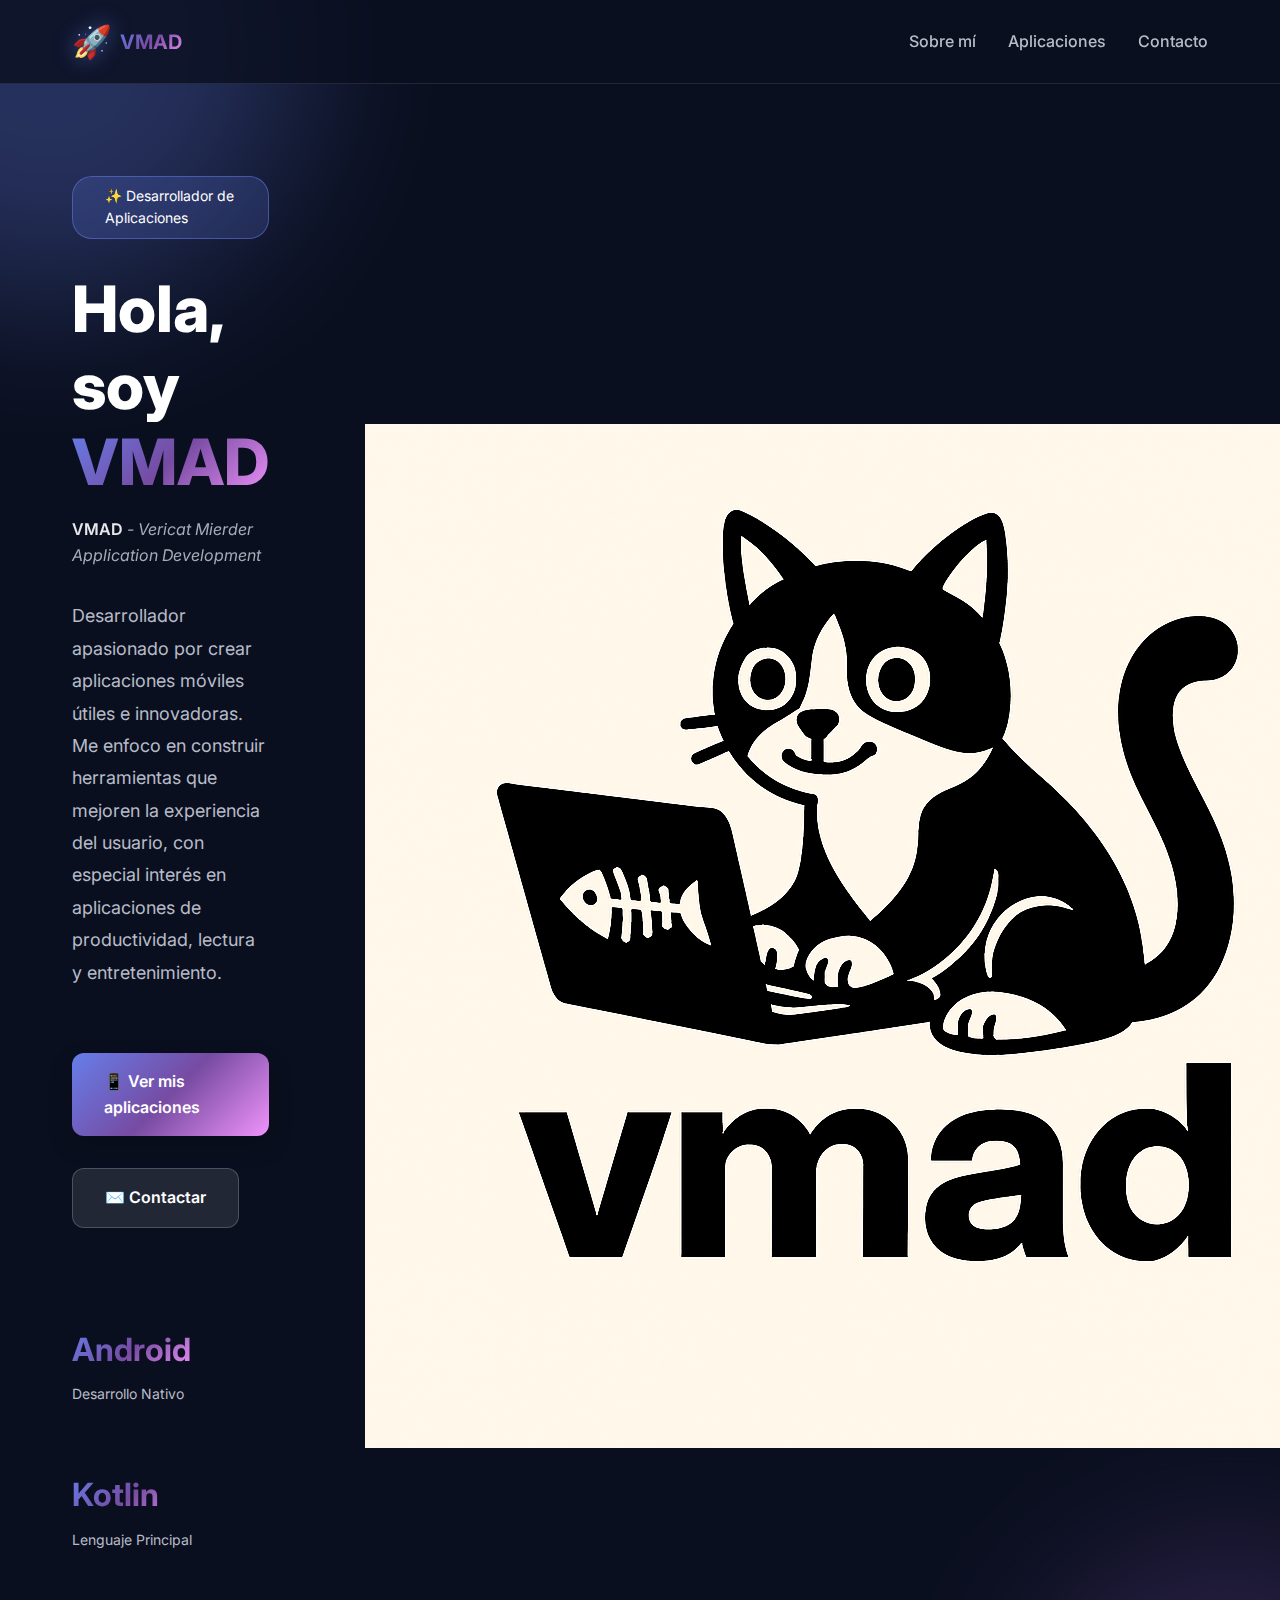
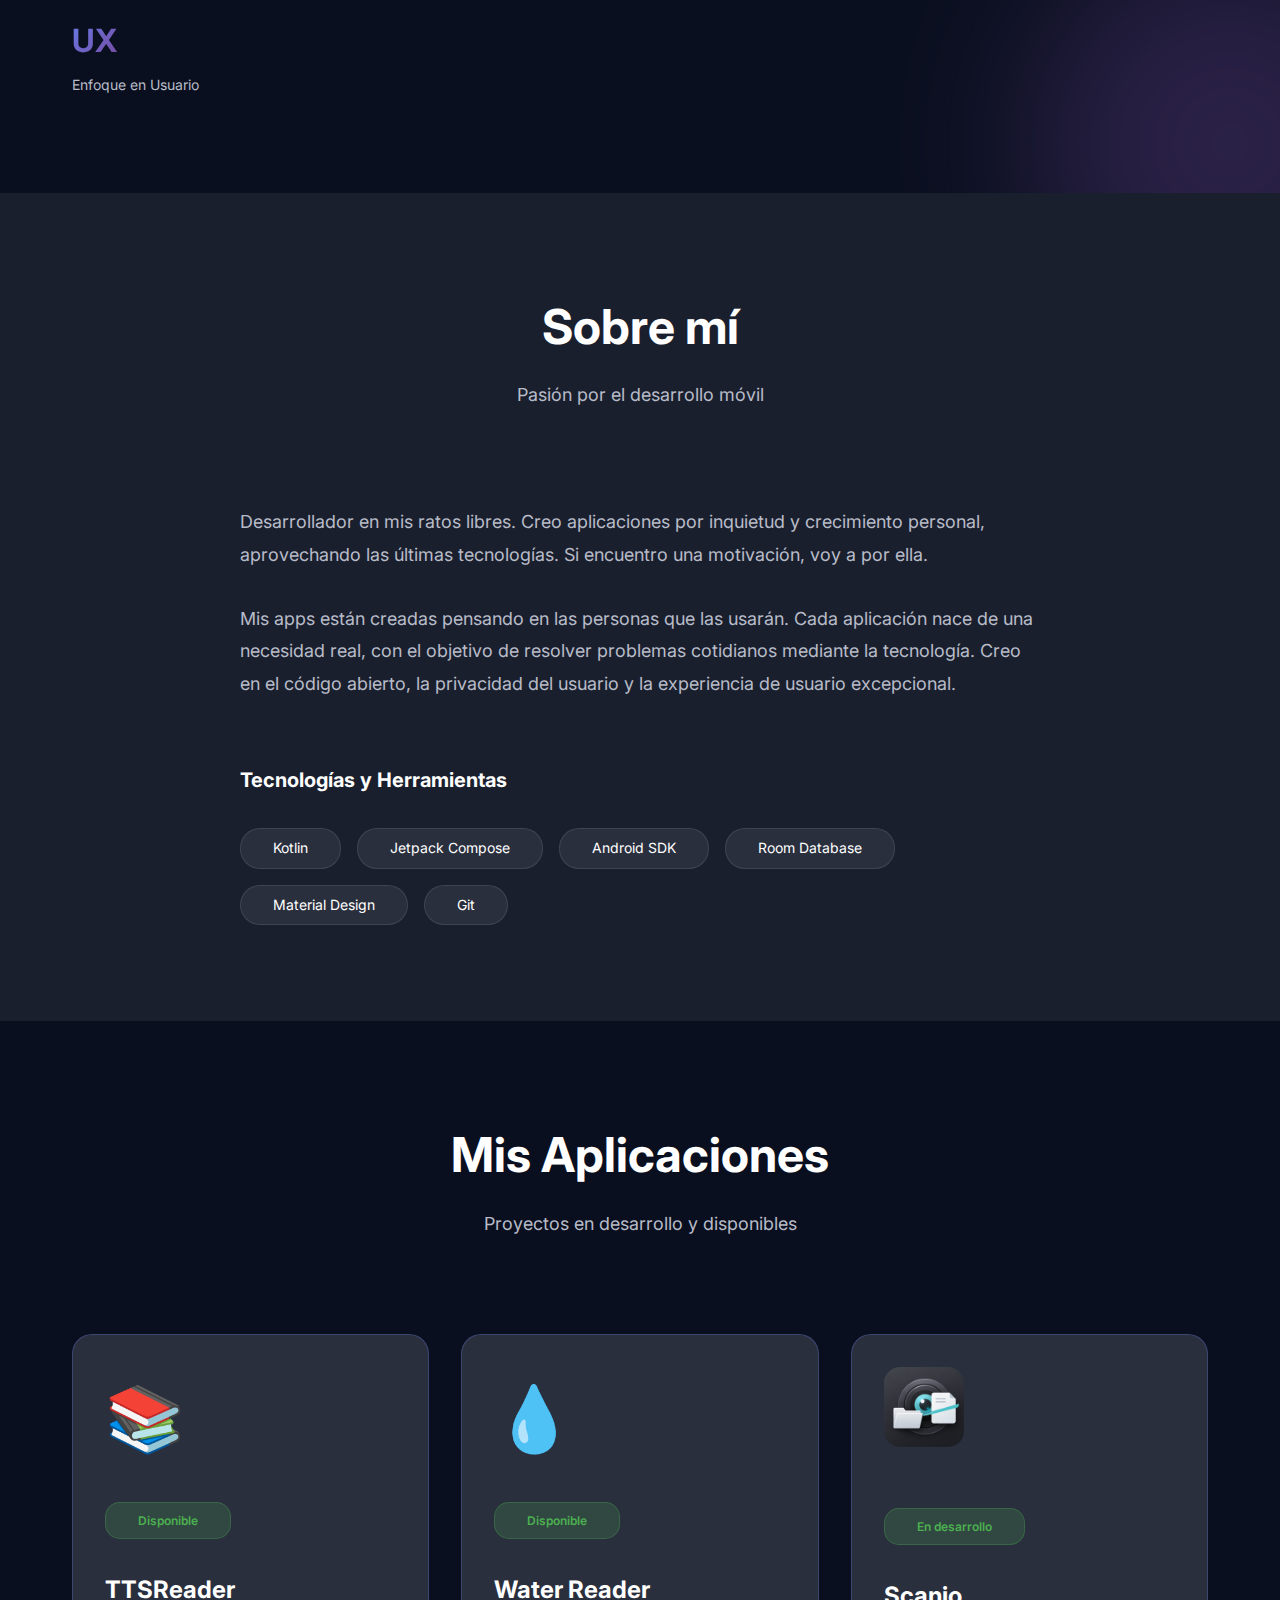
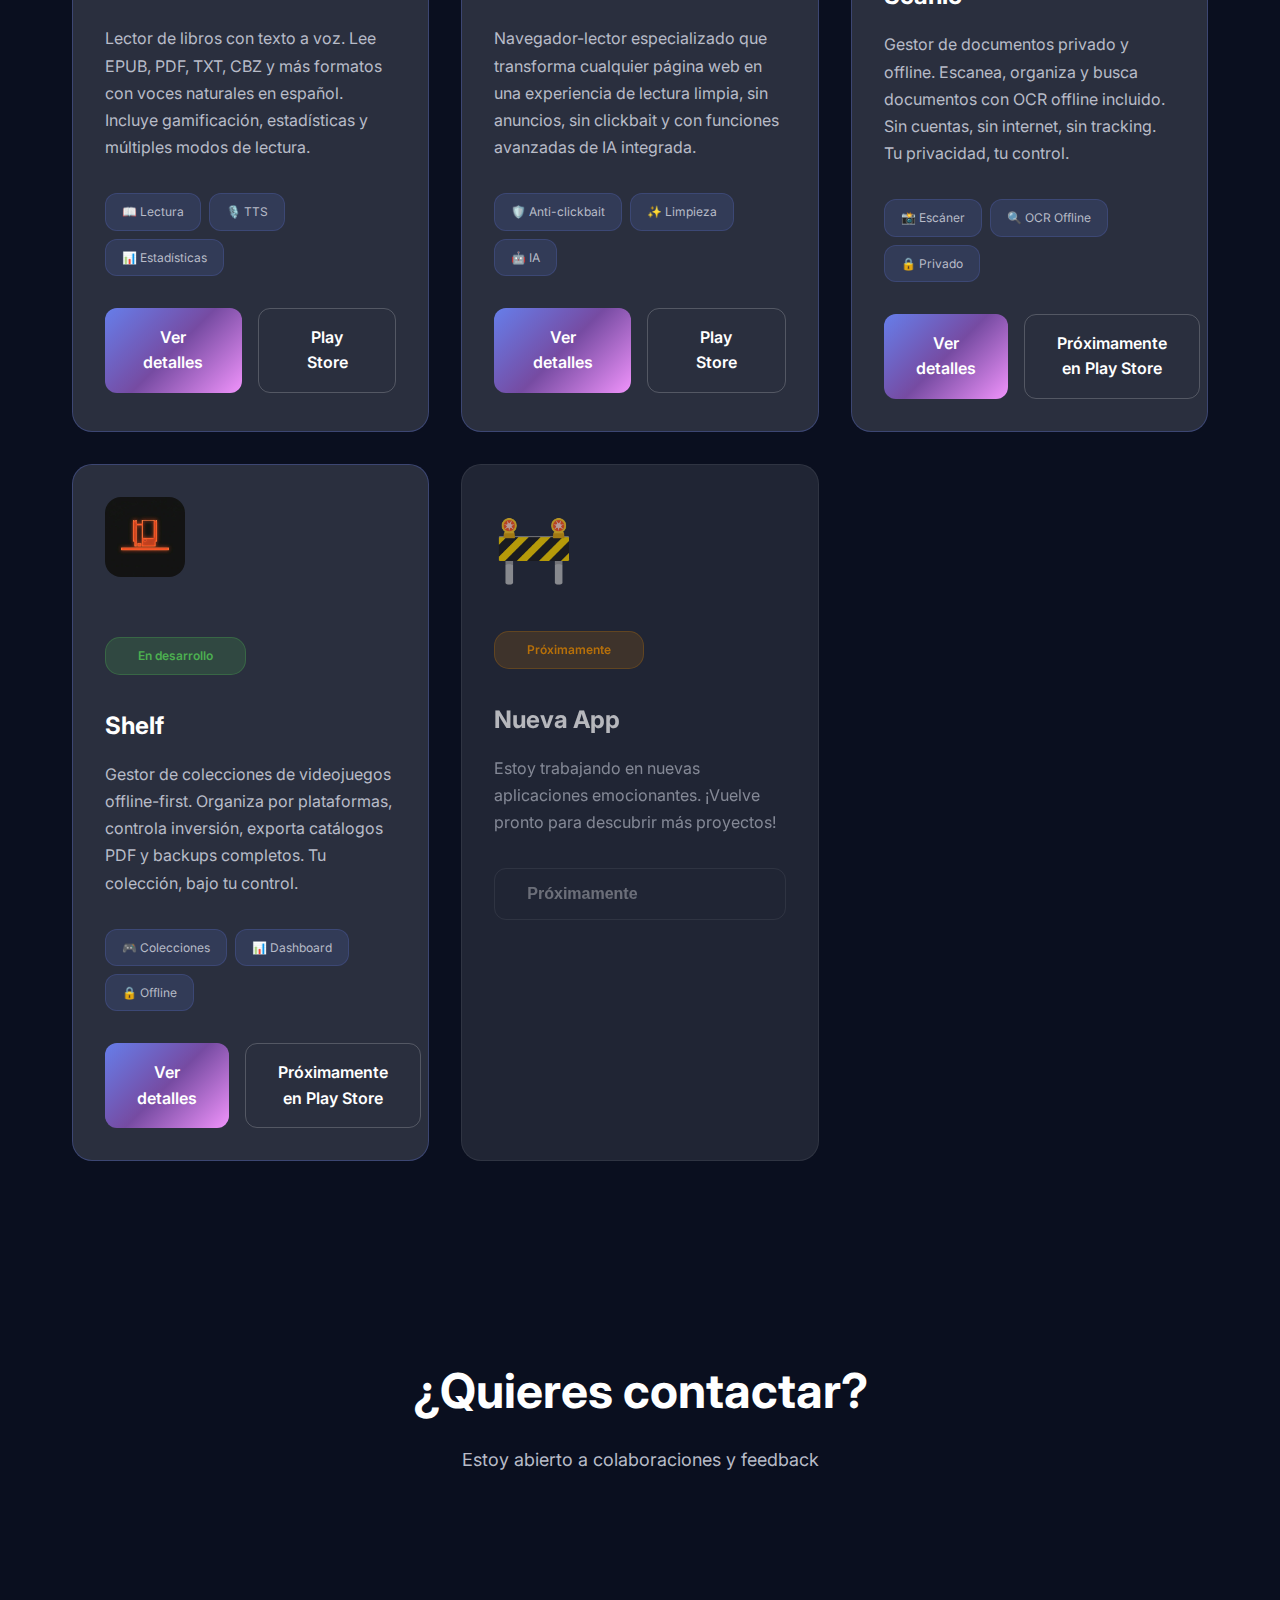
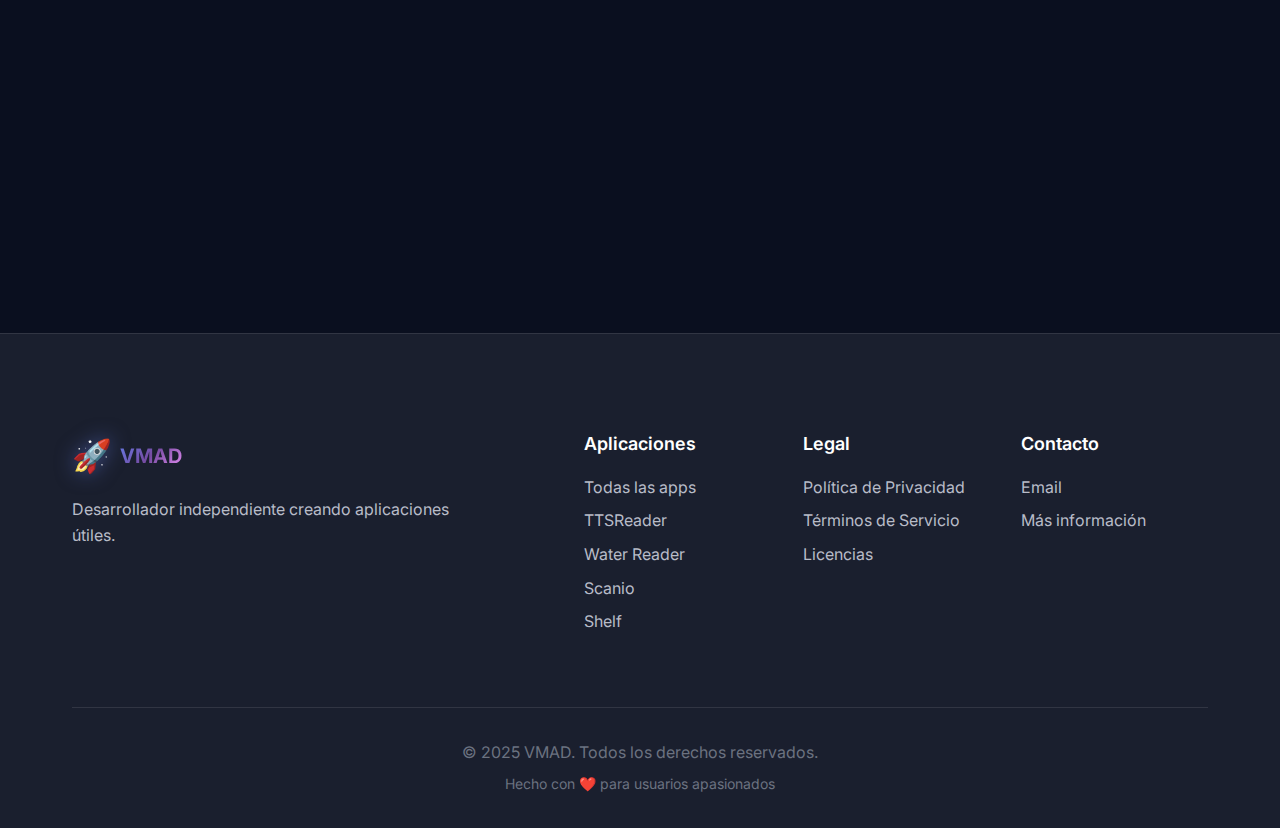
<file: index.html>
<!DOCTYPE html>
<html lang="es">

<head>
    <meta charset="UTF-8">
    <meta name="viewport" content="width=device-width, initial-scale=1.0">
    <meta name="description"
        content="Desarrollador de aplicaciones móviles. Creador de TTSReader y otras apps innovadoras.">
    <meta name="keywords" content="desarrollador, aplicaciones móviles, Android, TTSReader, apps">
    <title>VMAD - Desarrollador de Aplicaciones</title>
    <link rel="stylesheet" href="styles.css">
    <link rel="preconnect" href="https://fonts.googleapis.com">
    <link rel="preconnect" href="https://fonts.gstatic.com" crossorigin>
    <link href="https://fonts.googleapis.com/css2?family=Inter:wght@300;400;500;600;700;800&display=swap"
        rel="stylesheet">
</head>

<body>
    <!-- Navigation -->
    <nav class="navbar">
        <div class="container">
            <div class="nav-content">
                <div class="logo">
                    <div class="logo-icon">🚀</div>
                    <span class="logo-text">VMAD</span>
                </div>
                <ul class="nav-links">
                    <li><a href="#about">Sobre mí</a></li>
                    <li><a href="#apps">Aplicaciones</a></li>
                    <li><a href="#contact">Contacto</a></li>
                </ul>
                <button class="mobile-menu-toggle" aria-label="Toggle menu">
                    <span></span>
                    <span></span>
                    <span></span>
                </button>
            </div>
        </div>
    </nav>

    <!-- Hero Section - Developer Intro -->
    <section class="hero">
        <div class="hero-background">
            <div class="gradient-orb orb-1"></div>
            <div class="gradient-orb orb-2"></div>
            <div class="gradient-orb orb-3"></div>
        </div>
        <div class="container">
            <div class="hero-content">
                <div class="hero-text">
                    <div class="developer-badge">✨ Desarrollador de Aplicaciones</div>
                    <h1 class="hero-title">
                        Hola, soy <span class="gradient-text">VMAD</span>
                    </h1>
                    <p class="hero-subtitle">
                        <span class="acronym-text">VMAD</span> - Vericat Mierder Application Development
                    </p>
                    <p class="hero-description">
                        Desarrollador apasionado por crear aplicaciones móviles útiles e innovadoras.
                        Me enfoco en construir herramientas que mejoren la experiencia del usuario,
                        con especial interés en aplicaciones de productividad, lectura y entretenimiento.
                    </p>
                    <div class="hero-actions">
                        <a href="#apps" class="btn btn-primary">
                            <span>📱 Ver mis aplicaciones</span>
                        </a>
                        <a href="#contact" class="btn btn-secondary">
                            <span>✉️ Contactar</span>
                        </a>
                    </div>
                    <div class="hero-stats">
                        <div class="stat">
                            <div class="stat-number">Android</div>
                            <div class="stat-label">Desarrollo Nativo</div>
                        </div>
                        <div class="stat">
                            <div class="stat-number">Kotlin</div>
                            <div class="stat-label">Lenguaje Principal</div>
                        </div>
                        <div class="stat">
                            <div class="stat-number">UX</div>
                            <div class="stat-label">Enfoque en Usuario</div>
                        </div>
                    </div>
                </div>
                <div class="hero-image">
                    <div class="developer-avatar">
                        <img src="logo.jpeg" alt="VMAD Logo" class="logo-image" id="vmad-logo">
                    </div>
                </div>
            </div>
        </div>
    </section>

    <!-- About Section -->
    <section id="about" class="about">
        <div class="container">
            <div class="section-header">
                <h2 class="section-title">Sobre mí</h2>
                <p class="section-subtitle">Pasión por el desarrollo móvil</p>
            </div>
            <div class="about-content">
                <div class="about-text">
                    <p>
                        Desarrollador en mis ratos libres. Creo aplicaciones por inquietud y crecimiento personal,
                        aprovechando las últimas tecnologías. Si encuentro una motivación, voy a por ella.
                    </p>
                    <p>
                        Mis apps están creadas pensando en las personas que las usarán. Cada aplicación nace
                        de una necesidad real, con el objetivo de resolver problemas cotidianos mediante la tecnología.
                        Creo en el código abierto, la privacidad del usuario y la experiencia de usuario excepcional.
                    </p>
                    <div class="skills">
                        <h3>Tecnologías y Herramientas</h3>
                        <div class="skills-grid">
                            <div class="skill-tag">Kotlin</div>
                            <div class="skill-tag">Jetpack Compose</div>
                            <div class="skill-tag">Android SDK</div>
                            <div class="skill-tag">Room Database</div>
                            <div class="skill-tag">Material Design</div>
                            <div class="skill-tag">Git</div>
                        </div>
                    </div>
                </div>
            </div>
        </div>
    </section>

    <!-- Apps Section -->
    <section id="apps" class="apps">
        <div class="container">
            <div class="section-header">
                <h2 class="section-title">Mis Aplicaciones</h2>
                <p class="section-subtitle">Proyectos en desarrollo y disponibles</p>
            </div>
            <div class="apps-grid">
                <!-- TTSReader App Card -->
                <div class="app-card featured">
                    <div class="app-icon">📚</div>
                    <div class="app-badge">Disponible</div>
                    <h3 class="app-title">TTSReader</h3>
                    <p class="app-description">
                        Lector de libros con texto a voz. Lee EPUB, PDF, TXT, CBZ y más formatos
                        con voces naturales en español. Incluye gamificación, estadísticas y
                        múltiples modos de lectura.
                    </p>
                    <div class="app-features">
                        <span class="app-feature-tag">📖 Lectura</span>
                        <span class="app-feature-tag">🎙️ TTS</span>
                        <span class="app-feature-tag">📊 Estadísticas</span>
                    </div>
                    <div class="app-actions">
                        <a href="ttsreader.html" class="btn btn-app-primary">Ver detalles</a>
                        <a href="#" class="btn btn-app-secondary" target="_blank">Play Store</a>
                    </div>
                </div>

                <!-- Water Reader App Card -->
                <div class="app-card featured">
                    <div class="app-icon">💧</div>
                    <div class="app-badge">Disponible</div>
                    <h3 class="app-title">Water Reader</h3>
                    <p class="app-description">
                        Navegador-lector especializado que transforma cualquier página web en una experiencia
                        de lectura limpia, sin anuncios, sin clickbait y con funciones avanzadas de IA integrada.
                    </p>
                    <div class="app-features">
                        <span class="app-feature-tag">🛡️ Anti-clickbait</span>
                        <span class="app-feature-tag">✨ Limpieza</span>
                        <span class="app-feature-tag">🤖 IA</span>
                    </div>
                    <div class="app-actions">
                        <a href="waterreader.html" class="btn btn-app-primary">Ver detalles</a>
                        <a href="#" class="btn btn-app-secondary" target="_blank">Play Store</a>
                    </div>
                </div>

                <!-- Scanio App Card -->
                <div class="app-card featured">
                    <div class="app-icon">
                        <img src="scanio-icon.png" alt="Scanio" style="width: 80px; height: 80px; border-radius: 16px;">
                    </div>
                    <div class="app-badge">En desarrollo</div>
                    <h3 class="app-title">Scanio</h3>
                    <p class="app-description">
                        Gestor de documentos privado y offline. Escanea, organiza y busca documentos
                        con OCR offline incluido. Sin cuentas, sin internet, sin tracking.
                        Tu privacidad, tu control.
                    </p>
                    <div class="app-features">
                        <span class="app-feature-tag">📸 Escáner</span>
                        <span class="app-feature-tag">🔍 OCR Offline</span>
                        <span class="app-feature-tag">🔒 Privado</span>
                    </div>
                    <div class="app-actions">
                        <a href="scanio/" class="btn btn-app-primary">Ver detalles</a>
                        <a href="#" class="btn btn-app-secondary" disabled>Próximamente en Play Store</a>
                    </div>
                </div>

                <!-- Shelf App Card -->
                <div class="app-card featured">
                    <div class="app-icon">
                        <img src="shelf/icon_shelf.jpg" alt="Shelf"
                            style="width: 80px; height: 80px; border-radius: 16px;">
                    </div>
                    <div class="app-badge">En desarrollo</div>
                    <h3 class="app-title">Shelf</h3>
                    <p class="app-description">
                        Gestor de colecciones de videojuegos offline-first. Organiza por plataformas,
                        controla inversión, exporta catálogos PDF y backups completos.
                        Tu colección, bajo tu control.
                    </p>
                    <div class="app-features">
                        <span class="app-feature-tag">🎮 Colecciones</span>
                        <span class="app-feature-tag">📊 Dashboard</span>
                        <span class="app-feature-tag">🔒 Offline</span>
                    </div>
                    <div class="app-actions">
                        <a href="shelf/" class="btn btn-app-primary">Ver detalles</a>
                        <a href="#" class="btn btn-app-secondary" disabled>Próximamente en Play Store</a>
                    </div>
                </div>

                <!-- Placeholder for future apps -->
                <div class="app-card coming-soon">
                    <div class="app-icon">🚧</div>
                    <div class="app-badge coming-soon-badge">Próximamente</div>
                    <h3 class="app-title">Nueva App</h3>
                    <p class="app-description">
                        Estoy trabajando en nuevas aplicaciones emocionantes.
                        ¡Vuelve pronto para descubrir más proyectos!
                    </p>
                    <div class="app-actions">
                        <button class="btn btn-app-secondary" disabled>Próximamente</button>
                    </div>
                </div>

                <!-- Add more app cards here as you develop them -->
            </div>
        </div>
    </section>

    <!-- Contact Section -->
    <section id="contact" class="contact">
        <div class="container">
            <div class="section-header">
                <h2 class="section-title">¿Quieres contactar?</h2>
                <p class="section-subtitle">Estoy abierto a colaboraciones y feedback</p>
            </div>
            <div class="contact-content">
                <div class="contact-card">
                    <div class="contact-icon">📧</div>
                    <h3 class="contact-title">Email</h3>
                    <p class="contact-info">
                        <a href="mailto:admin@vmad.eu">admin@vmad.eu</a>
                    </p>
                    <p class="contact-note">Tiempo de respuesta: 7 días hábiles</p>
                </div>
                <div class="contact-card">
                    <div class="contact-icon">💬</div>
                    <h3 class="contact-title">Feedback</h3>
                    <p class="contact-info">
                        ¿Tienes sugerencias o encontraste un bug? ¡Házmelo saber!
                    </p>
                </div>
                <div class="contact-card">
                    <div class="contact-icon">🤝</div>
                    <h3 class="contact-title">Colaboraciones</h3>
                    <p class="contact-info">
                        Interesado en colaborar en algún proyecto? Contáctame.
                    </p>
                </div>
            </div>
        </div>
    </section>

    <!-- Footer -->
    <footer class="footer">
        <div class="container">
            <div class="footer-content">
                <div class="footer-brand">
                    <div class="logo">
                        <div class="logo-icon">🚀</div>
                        <span class="logo-text">VMAD</span>
                    </div>
                    <p class="footer-description">
                        Desarrollador independiente creando aplicaciones útiles.
                    </p>
                </div>
                <div class="footer-links">
                    <div class="footer-column">
                        <h4 class="footer-title">Aplicaciones</h4>
                        <ul>
                            <li><a href="#apps">Todas las apps</a></li>
                            <li><a href="ttsreader.html">TTSReader</a></li>
                            <li><a href="waterreader.html">Water Reader</a></li>
                            <li><a href="scanio/">Scanio</a></li>
                            <li><a href="shelf/">Shelf</a></li>
                        </ul>
                    </div>
                    <div class="footer-column">
                        <h4 class="footer-title">Legal</h4>
                        <ul>
                            <li><a href="privacy_policy.html">Política de Privacidad</a></li>
                            <li><a href="terms_of_service.html">Términos de Servicio</a></li>
                            <li><a href="open_source_licenses.html">Licencias</a></li>
                        </ul>
                    </div>
                    <div class="footer-column">
                        <h4 class="footer-title">Contacto</h4>
                        <ul>
                            <li><a href="mailto:admin@vmad.eu">Email</a></li>
                            <li><a href="#contact">Más información</a></li>
                        </ul>
                    </div>
                </div>
            </div>
            <div class="footer-bottom">
                <p>&copy; 2025 VMAD. Todos los derechos reservados.</p>
                <p class="footer-note">Hecho con ❤️ para usuarios apasionados</p>
            </div>
        </div>
    </footer>

    <script src="script.js"></script>
</body>

</html>
</file>
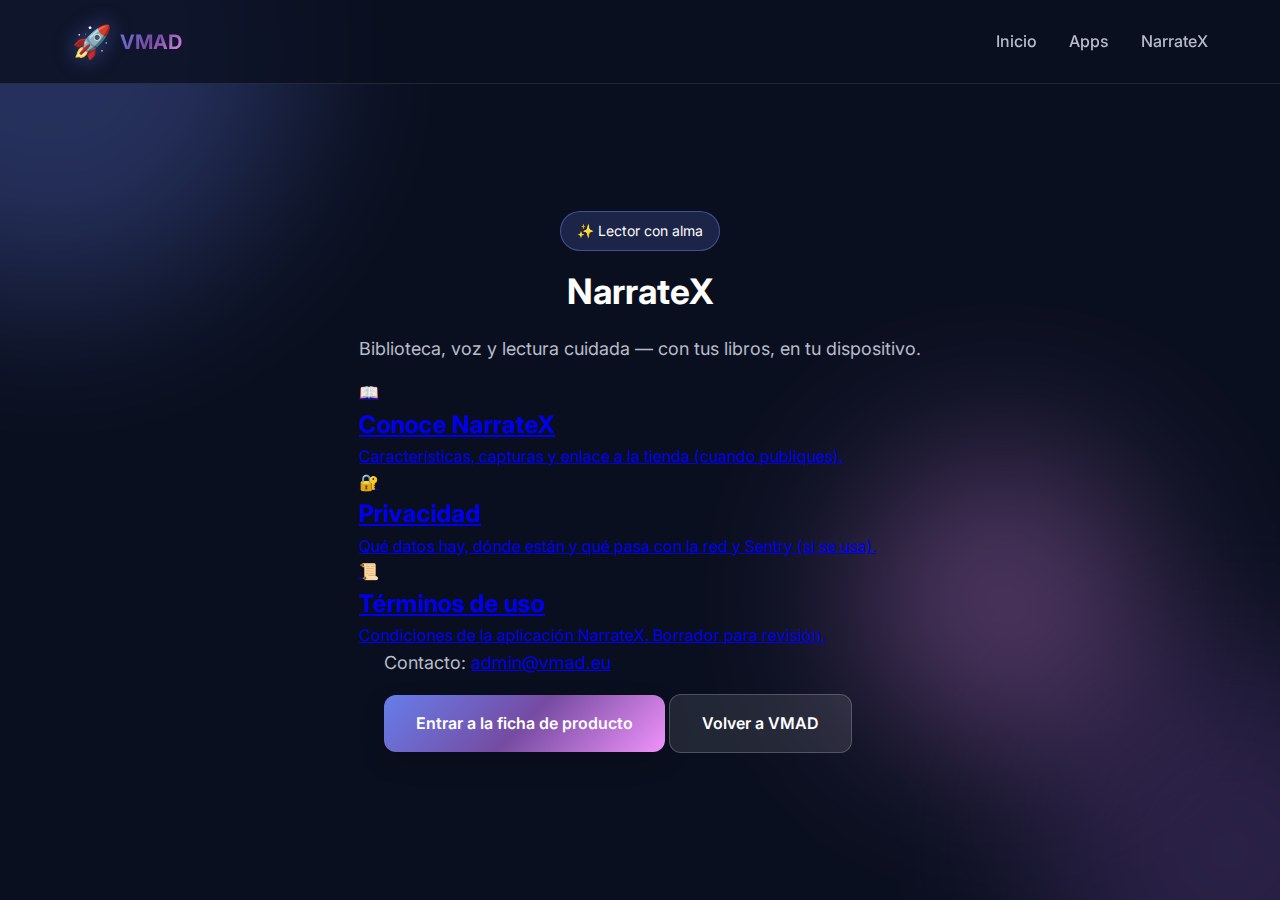
<file: narratex/index.html>
<!DOCTYPE html>
<html lang="es">
<head>
  <meta charset="UTF-8">
  <meta name="viewport" content="width=device-width, initial-scale=1.0">
  <meta name="description" content="NarrateX - lector con voz, biblioteca y privacidad. VMAD.">
  <title>NarrateX — VMAD</title>
  <link rel="stylesheet" href="/styles.css">
  <link rel="stylesheet" href="/narratex/narratex.css">
  <link rel="preconnect" href="https://fonts.googleapis.com">
  <link rel="preconnect" href="https://fonts.gstatic.com" crossorigin>
  <link href="https://fonts.googleapis.com/css2?family=Inter:wght@300;400;500;600;700;800&display=swap" rel="stylesheet">
</head>
<body>
  <nav class="navbar">
    <div class="container">
      <div class="nav-content">
        <a href="/" class="logo" style="text-decoration:none;color:inherit">
          <div class="logo-icon">🚀</div><span class="logo-text">VMAD</span>
        </a>
        <ul class="nav-links">
          <li><a href="/">Inicio</a></li>
          <li><a href="/#apps">Apps</a></li>
          <li><a href="about/">NarrateX</a></li>
        </ul>
        <button class="mobile-menu-toggle" aria-label="Menú"><span></span><span></span><span></span></button>
      </div>
    </div>
  </nav>
  <section class="hero nx-app-hero">
    <div class="hero-background">
      <div class="gradient-orb orb-1"></div>
      <div class="gradient-orb orb-2"></div>
      <div class="gradient-orb orb-3"></div>
    </div>
    <div class="container" style="padding-top:2rem">
      <div class="section-header" style="text-align:center;max-width:40rem;margin:0 auto 1rem">
        <div class="badge" style="margin-bottom:0.75rem">✨ Lector con alma</div>
        <h1 class="section-title" style="font-size:2.2rem">NarrateX</h1>
        <p class="section-subtitle">Biblioteca, voz y lectura cuidada — con tus libros, en tu dispositivo.</p>
      </div>
      <div class="nx-hub-grid">
        <a class="nx-hub-card" href="about/">
          <div class="nx-hub-emoji">📖</div>
          <h2>Conoce NarrateX</h2>
          <p>Características, capturas y enlace a la tienda (cuando publiques).</p>
        </a>
        <a class="nx-hub-card" href="privacy/">
          <div class="nx-hub-emoji">🔐</div>
          <h2>Privacidad</h2>
          <p>Qué datos hay, dónde están y qué pasa con la red y Sentry (si se usa).</p>
        </a>
        <a class="nx-hub-card" href="terms/">
          <div class="nx-hub-emoji">📜</div>
          <h2>Términos de uso</h2>
          <p>Condiciones de la aplicación NarrateX. Borrador para revisión.</p>
        </a>
      </div>
      <div class="nx-cta-strip" style="max-width:32rem;margin:0 auto 3rem">
        <p class="section-subtitle" style="margin-bottom:1rem">Contacto: <a href="mailto:admin@vmad.eu">admin@vmad.eu</a></p>
        <a class="btn btn-primary" href="about/">Entrar a la ficha de producto</a>
        <a class="btn btn-secondary" href="/">Volver a VMAD</a>
      </div>
    </div>
  </section>
  <script src="/script.js"></script>
</body>
</html>
</file>
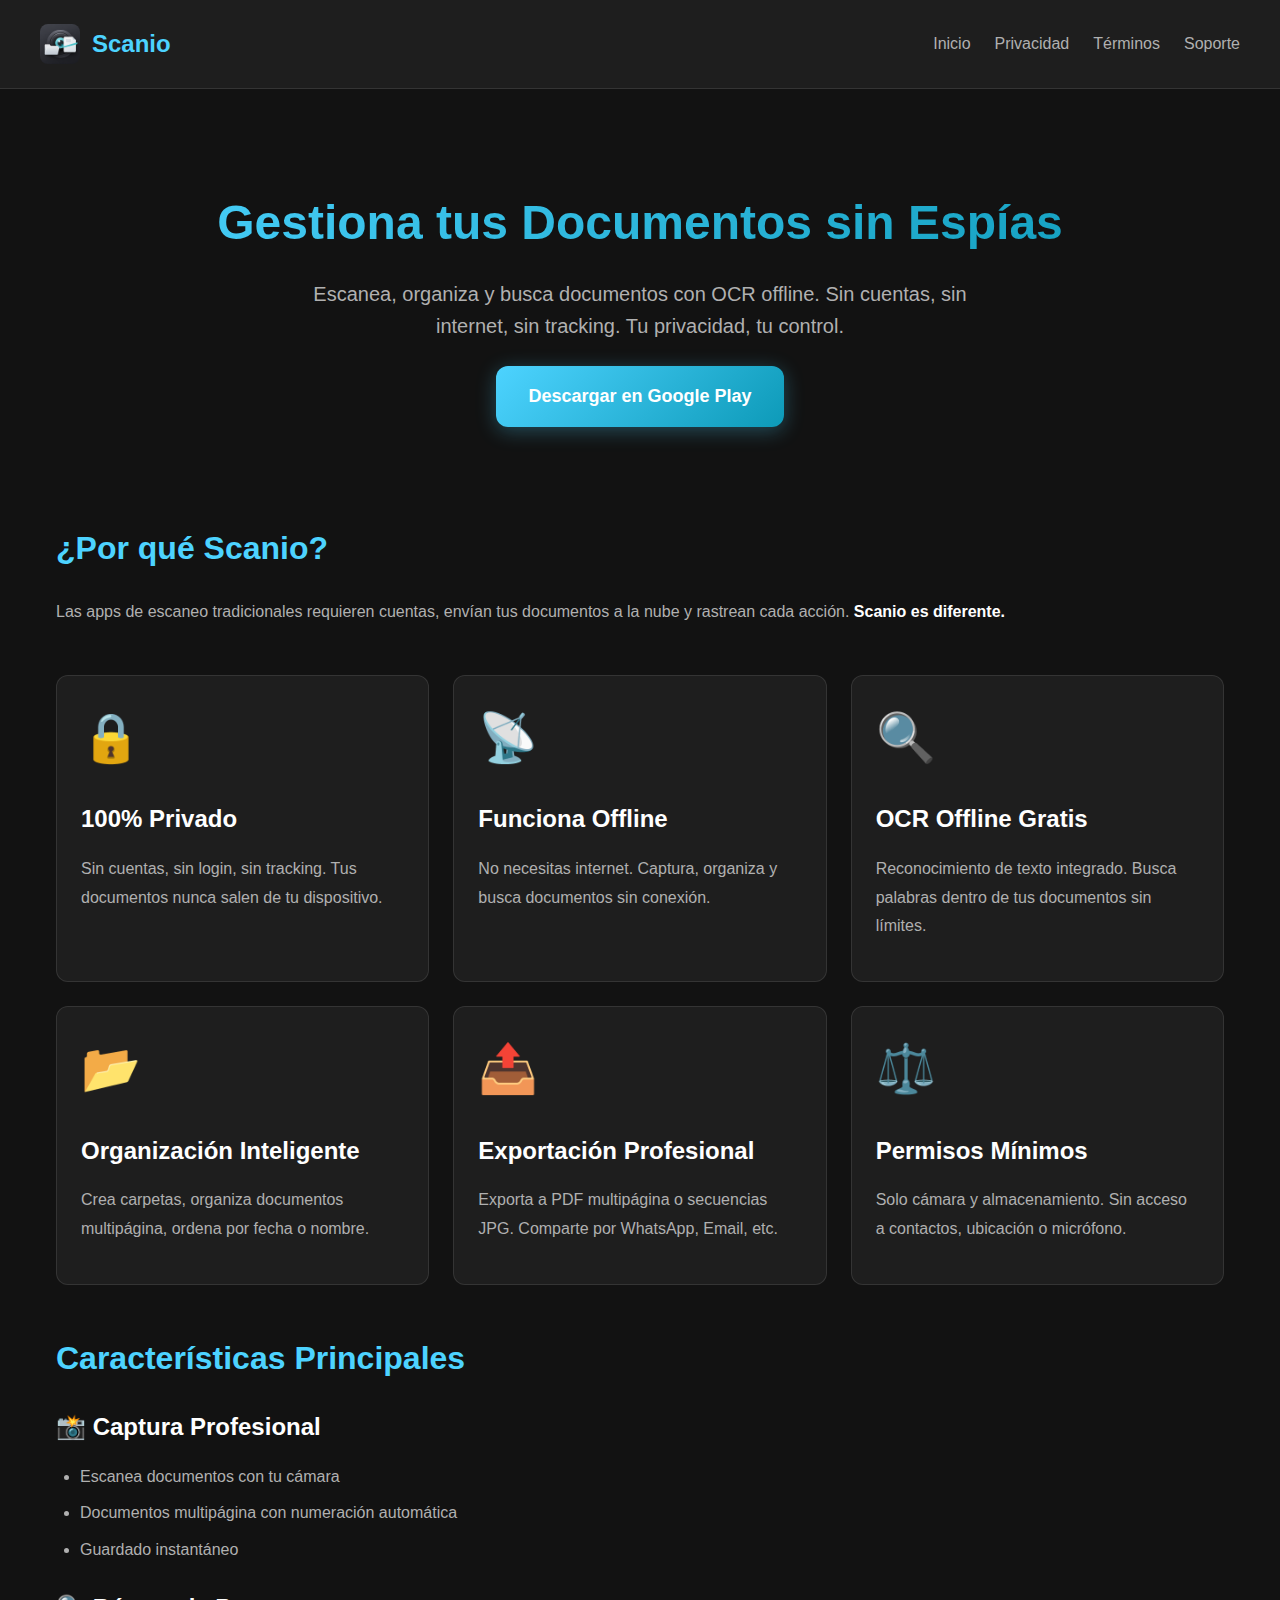
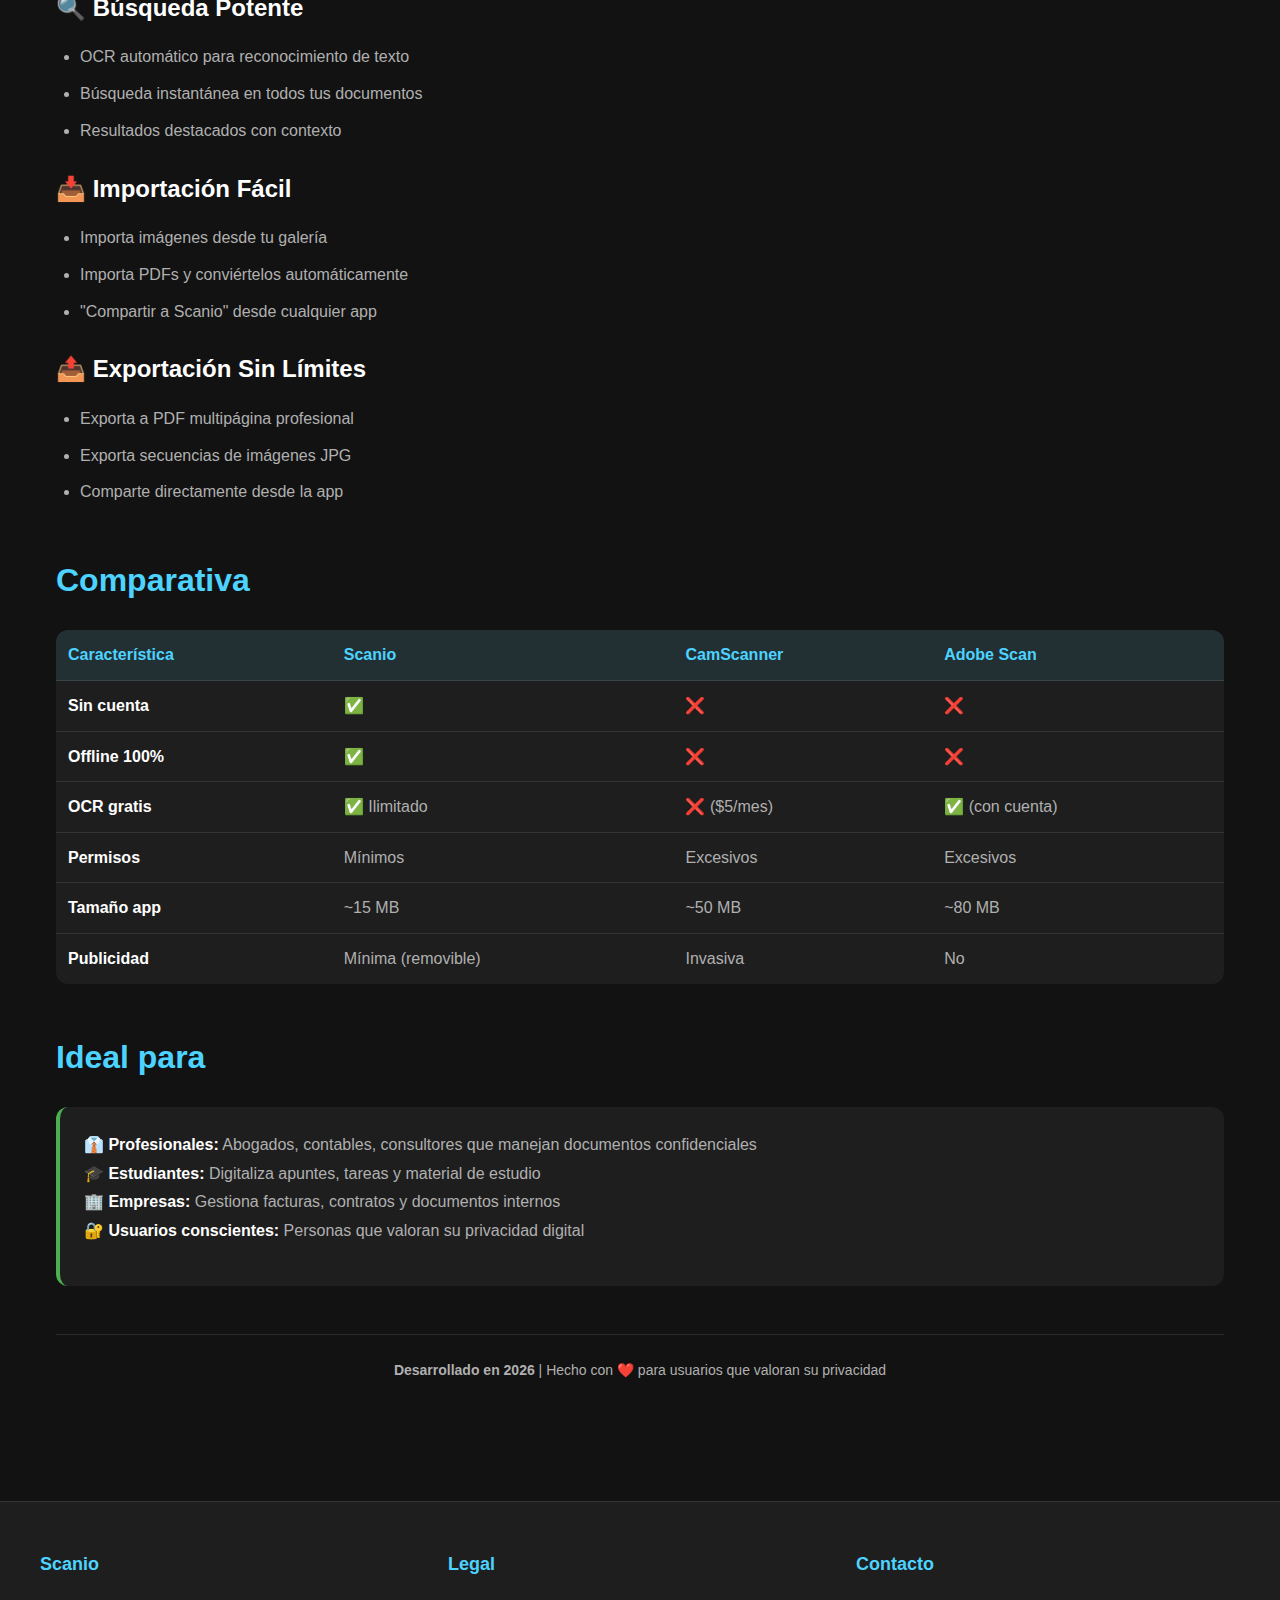
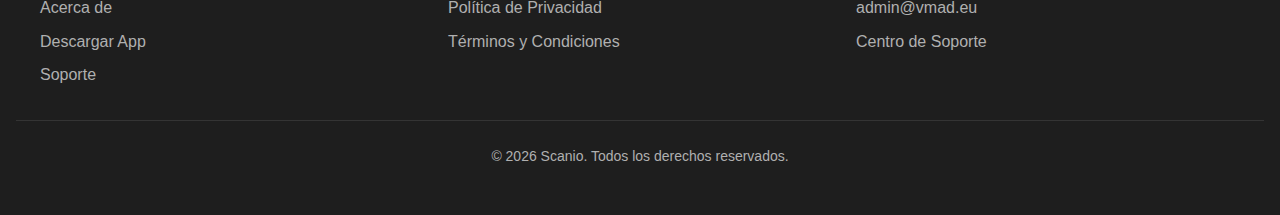
<file: scanio/index.html>
<!DOCTYPE html>
<html lang="es">
<head>
    <meta charset="UTF-8">
    <meta name="viewport" content="width=device-width, initial-scale=1.0">
    <meta name="description" content="Scanio - Gestor de documentos privado y offline. Escanea, organiza y busca documentos sin cuentas, sin internet, sin tracking.">
    <meta name="keywords" content="escáner documentos, OCR offline, privacidad, gestor documentos, sin cuenta">
    <title>Scanio - Escáner de Documentos Privado</title>
    <link rel="stylesheet" href="assets/css/style.css">
</head>
<body>
    <header>
        <div class="header-container">
            <a href="index.html" class="logo">
                <img src="assets/images/scanio-icon.png" alt="Scanio Logo" onerror="this.style.display='none'">
                <h1>Scanio</h1>
            </a>
            <nav>
                <ul>
                    <li><a href="index.html">Inicio</a></li>
                    <li><a href="privacy-policy.html">Privacidad</a></li>
                    <li><a href="terms-conditions.html">Términos</a></li>
                    <li><a href="support.html">Soporte</a></li>
                </ul>
            </nav>
        </div>
    </header>

    <main class="container">
        <section class="hero">
            <h2>Gestiona tus Documentos sin Espías</h2>
            <p class="subtitle">
                Escanea, organiza y busca documentos con OCR offline. 
                Sin cuentas, sin internet, sin tracking. Tu privacidad, tu control.
            </p>
            <a href="#" class="cta-button">Descargar en Google Play</a>
        </section>

        <section class="content-section">
            <h2>¿Por qué Scanio?</h2>
            <p>
                Las apps de escaneo tradicionales requieren cuentas, envían tus documentos a la nube y rastrean cada acción. 
                <strong>Scanio es diferente.</strong>
            </p>

            <div class="features-grid">
                <div class="feature-card">
                    <div class="feature-icon">🔒</div>
                    <h3>100% Privado</h3>
                    <p>Sin cuentas, sin login, sin tracking. Tus documentos nunca salen de tu dispositivo.</p>
                </div>

                <div class="feature-card">
                    <div class="feature-icon">📡</div>
                    <h3>Funciona Offline</h3>
                    <p>No necesitas internet. Captura, organiza y busca documentos sin conexión.</p>
                </div>

                <div class="feature-card">
                    <div class="feature-icon">🔍</div>
                    <h3>OCR Offline Gratis</h3>
                    <p>Reconocimiento de texto integrado. Busca palabras dentro de tus documentos sin límites.</p>
                </div>

                <div class="feature-card">
                    <div class="feature-icon">📂</div>
                    <h3>Organización Inteligente</h3>
                    <p>Crea carpetas, organiza documentos multipágina, ordena por fecha o nombre.</p>
                </div>

                <div class="feature-card">
                    <div class="feature-icon">📤</div>
                    <h3>Exportación Profesional</h3>
                    <p>Exporta a PDF multipágina o secuencias JPG. Comparte por WhatsApp, Email, etc.</p>
                </div>

                <div class="feature-card">
                    <div class="feature-icon">⚖️</div>
                    <h3>Permisos Mínimos</h3>
                    <p>Solo cámara y almacenamiento. Sin acceso a contactos, ubicación o micrófono.</p>
                </div>
            </div>
        </section>

        <section class="content-section">
            <h2>Características Principales</h2>
            
            <h3>📸 Captura Profesional</h3>
            <ul>
                <li>Escanea documentos con tu cámara</li>
                <li>Documentos multipágina con numeración automática</li>
                <li>Guardado instantáneo</li>
            </ul>

            <h3>🔍 Búsqueda Potente</h3>
            <ul>
                <li>OCR automático para reconocimiento de texto</li>
                <li>Búsqueda instantánea en todos tus documentos</li>
                <li>Resultados destacados con contexto</li>
            </ul>

            <h3>📥 Importación Fácil</h3>
            <ul>
                <li>Importa imágenes desde tu galería</li>
                <li>Importa PDFs y conviértelos automáticamente</li>
                <li>"Compartir a Scanio" desde cualquier app</li>
            </ul>

            <h3>📤 Exportación Sin Límites</h3>
            <ul>
                <li>Exporta a PDF multipágina profesional</li>
                <li>Exporta secuencias de imágenes JPG</li>
                <li>Comparte directamente desde la app</li>
            </ul>
        </section>

        <section class="content-section">
            <h2>Comparativa</h2>
            <table>
                <thead>
                    <tr>
                        <th>Característica</th>
                        <th>Scanio</th>
                        <th>CamScanner</th>
                        <th>Adobe Scan</th>
                    </tr>
                </thead>
                <tbody>
                    <tr>
                        <td><strong>Sin cuenta</strong></td>
                        <td>✅</td>
                        <td>❌</td>
                        <td>❌</td>
                    </tr>
                    <tr>
                        <td><strong>Offline 100%</strong></td>
                        <td>✅</td>
                        <td>❌</td>
                        <td>❌</td>
                    </tr>
                    <tr>
                        <td><strong>OCR gratis</strong></td>
                        <td>✅ Ilimitado</td>
                        <td>❌ ($5/mes)</td>
                        <td>✅ (con cuenta)</td>
                    </tr>
                    <tr>
                        <td><strong>Permisos</strong></td>
                        <td>Mínimos</td>
                        <td>Excesivos</td>
                        <td>Excesivos</td>
                    </tr>
                    <tr>
                        <td><strong>Tamaño app</strong></td>
                        <td>~15 MB</td>
                        <td>~50 MB</td>
                        <td>~80 MB</td>
                    </tr>
                    <tr>
                        <td><strong>Publicidad</strong></td>
                        <td>Mínima (removible)</td>
                        <td>Invasiva</td>
                        <td>No</td>
                    </tr>
                </tbody>
            </table>
        </section>

        <section class="content-section">
            <h2>Ideal para</h2>
            <div class="info-box success">
                <p>
                    <strong>👔 Profesionales:</strong> Abogados, contables, consultores que manejan documentos confidenciales<br>
                    <strong>🎓 Estudiantes:</strong> Digitaliza apuntes, tareas y material de estudio<br>
                    <strong>🏢 Empresas:</strong> Gestiona facturas, contratos y documentos internos<br>
                    <strong>🔐 Usuarios conscientes:</strong> Personas que valoran su privacidad digital
                </p>
            </div>
        </section>

        <div class="last-updated">
            <p><strong>Desarrollado en 2026</strong> | Hecho con ❤️ para usuarios que valoran su privacidad</p>
        </div>
    </main>

    <footer>
        <div class="footer-container">
            <div class="footer-section">
                <h4>Scanio</h4>
                <ul>
                    <li><a href="index.html">Acerca de</a></li>
                    <li><a href="#">Descargar App</a></li>
                    <li><a href="support.html">Soporte</a></li>
                </ul>
            </div>
            <div class="footer-section">
                <h4>Legal</h4>
                <ul>
                    <li><a href="privacy-policy.html">Política de Privacidad</a></li>
                    <li><a href="terms-conditions.html">Términos y Condiciones</a></li>
                </ul>
            </div>
            <div class="footer-section">
                <h4>Contacto</h4>
                <ul>
                    <li><a href="mailto:admin@vmad.eu">admin@vmad.eu</a></li>
                    <li><a href="support.html">Centro de Soporte</a></li>
                </ul>
            </div>
        </div>
        <div class="footer-bottom">
            <p>&copy; 2026 Scanio. Todos los derechos reservados.</p>
        </div>
    </footer>
</body>
</html>
</file>
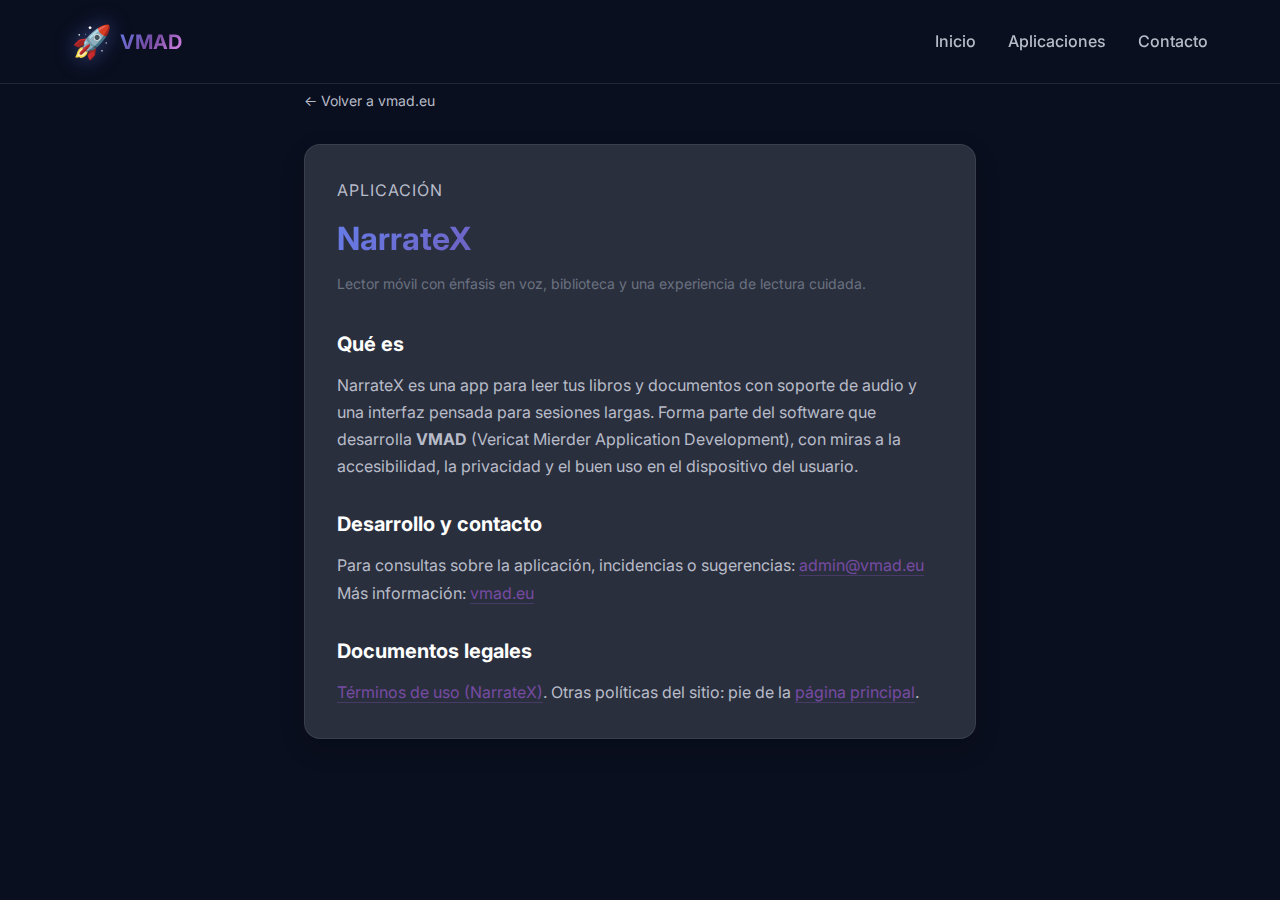
<file: narratex/about/index.html>
<!DOCTYPE html>
<html lang="es">
<head>
    <meta charset="UTF-8">
    <meta name="viewport" content="width=device-width, initial-scale=1.0">
    <meta name="description" content="NarrateX - lector con voz y biblioteca. Información.">
    <title>Sobre NarrateX — VMAD</title>
    <link rel="stylesheet" href="/styles.css">
    <link rel="stylesheet" href="/narratex/narratex.css">
    <link rel="preconnect" href="https://fonts.googleapis.com">
    <link rel="preconnect" href="https://fonts.gstatic.com" crossorigin>
    <link href="https://fonts.googleapis.com/css2?family=Inter:wght@300;400;500;600;700;800&display=swap" rel="stylesheet">
</head>
<body>
    <nav class="navbar">
        <div class="container">
            <div class="nav-content">
                <a href="/" class="logo" style="text-decoration: none; color: inherit;">
                    <div class="logo-icon">🚀</div>
                    <span class="logo-text">VMAD</span>
                </a>
                <ul class="nav-links">
                    <li><a href="/">Inicio</a></li>
                    <li><a href="/#apps">Aplicaciones</a></li>
                    <li><a href="/#contact">Contacto</a></li>
                </ul>
                <button class="mobile-menu-toggle" aria-label="Abrir menú">
                    <span></span>
                    <span></span>
                    <span></span>
                </button>
            </div>
        </div>
    </nav>

    <main class="nx-legal-wrap">
        <div class="nx-legal-inner">
            <a href="/" class="nx-back">← Volver a vmad.eu</a>
            <div class="nx-legal-card">
                <p class="nx-badge">Aplicación</p>
                <h1>NarrateX</h1>
                <p class="nx-meta">Lector móvil con énfasis en voz, biblioteca y una experiencia de lectura cuidada.</p>

                <h2>Qué es</h2>
                <p>
                    NarrateX es una app para leer tus libros y documentos con soporte de audio y una interfaz
                    pensada para sesiones largas. Forma parte del software que desarrolla <strong>VMAD</strong>
                    (Vericat Mierder Application Development), con miras a la accesibilidad, la privacidad y el buen uso
                    en el dispositivo del usuario.
                </p>

                <h2>Desarrollo y contacto</h2>
                <p>
                    Para consultas sobre la aplicación, incidencias o sugerencias:
                    <a href="mailto:admin@vmad.eu">admin@vmad.eu</a>
                </p>
                <p>Más información: <a href="/">vmad.eu</a></p>

                <h2>Documentos legales</h2>
                <p>
                    <a href="/narratex/terms/">Términos de uso (NarrateX)</a>.
                    Otras políticas del sitio: pie de la <a href="/">página principal</a>.
                </p>
            </div>
        </div>
    </main>
    <script src="/script.js"></script>
</body>
</html>
</file>
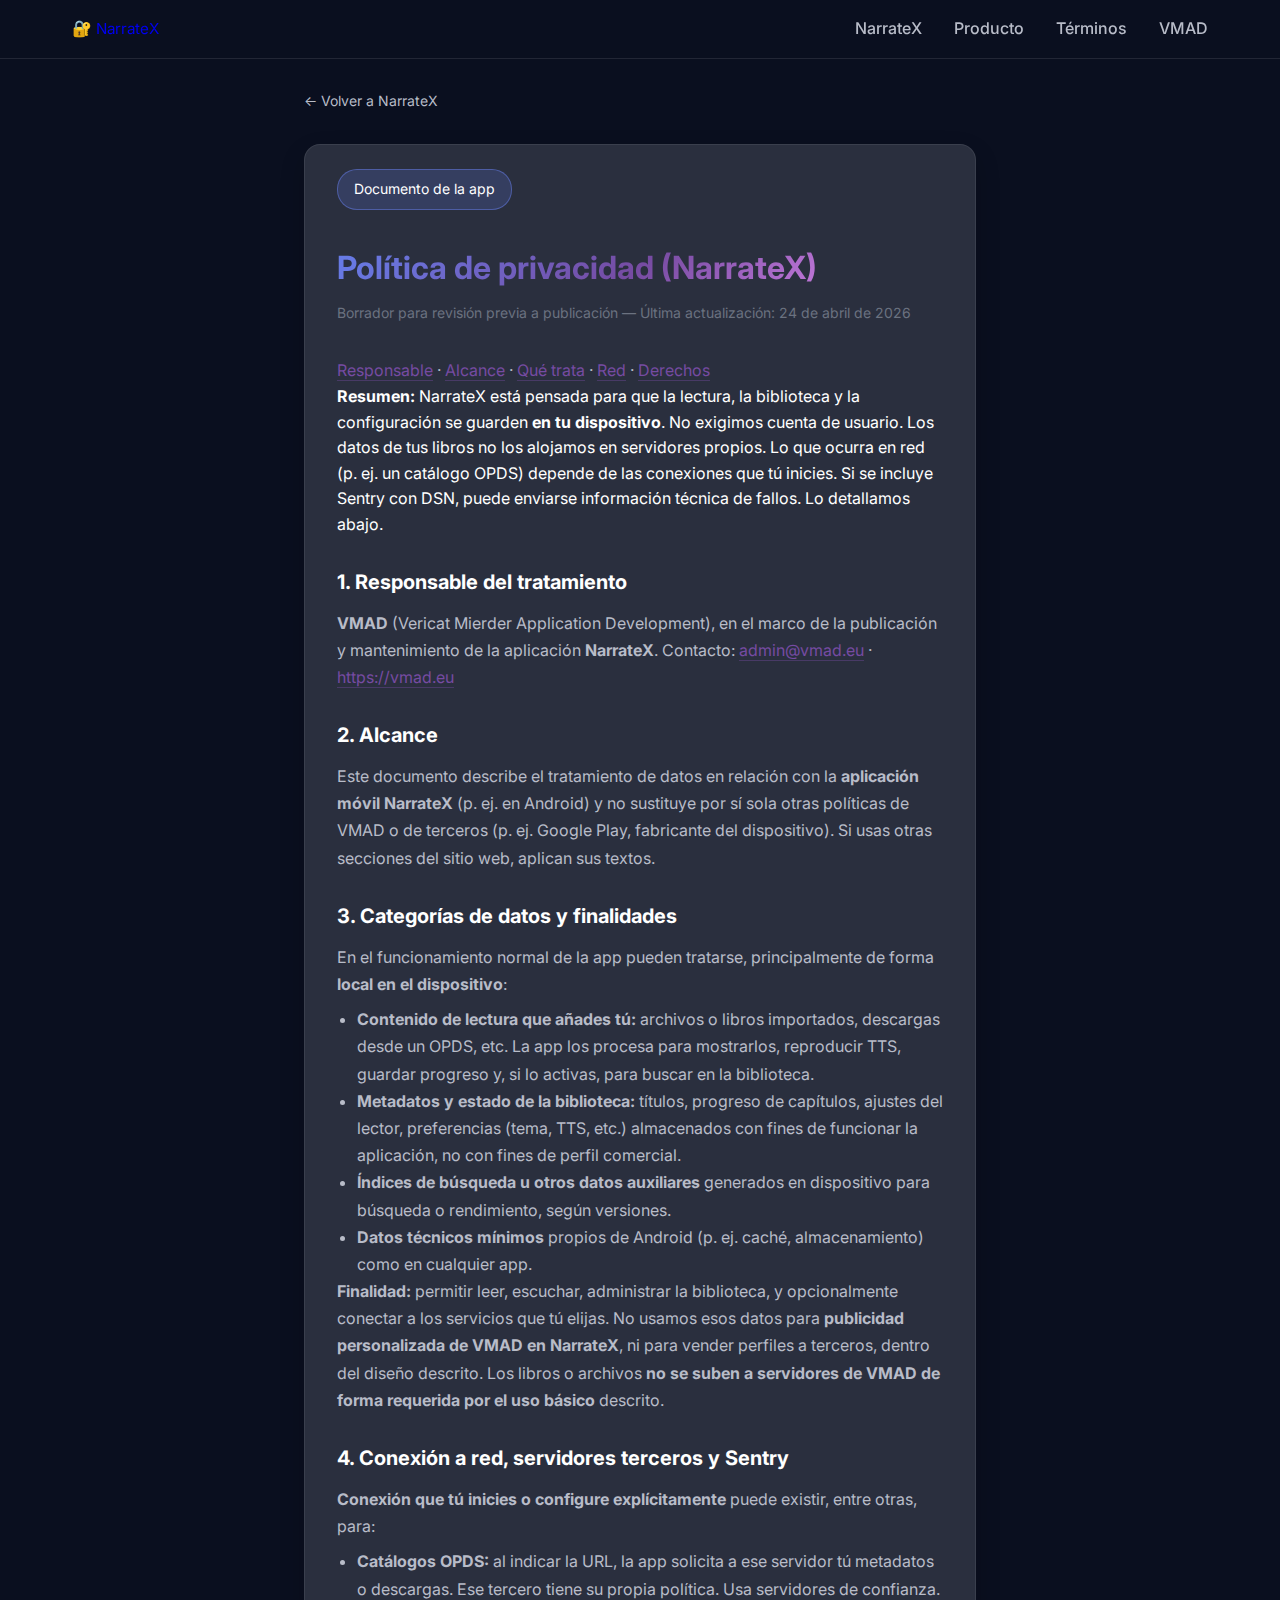
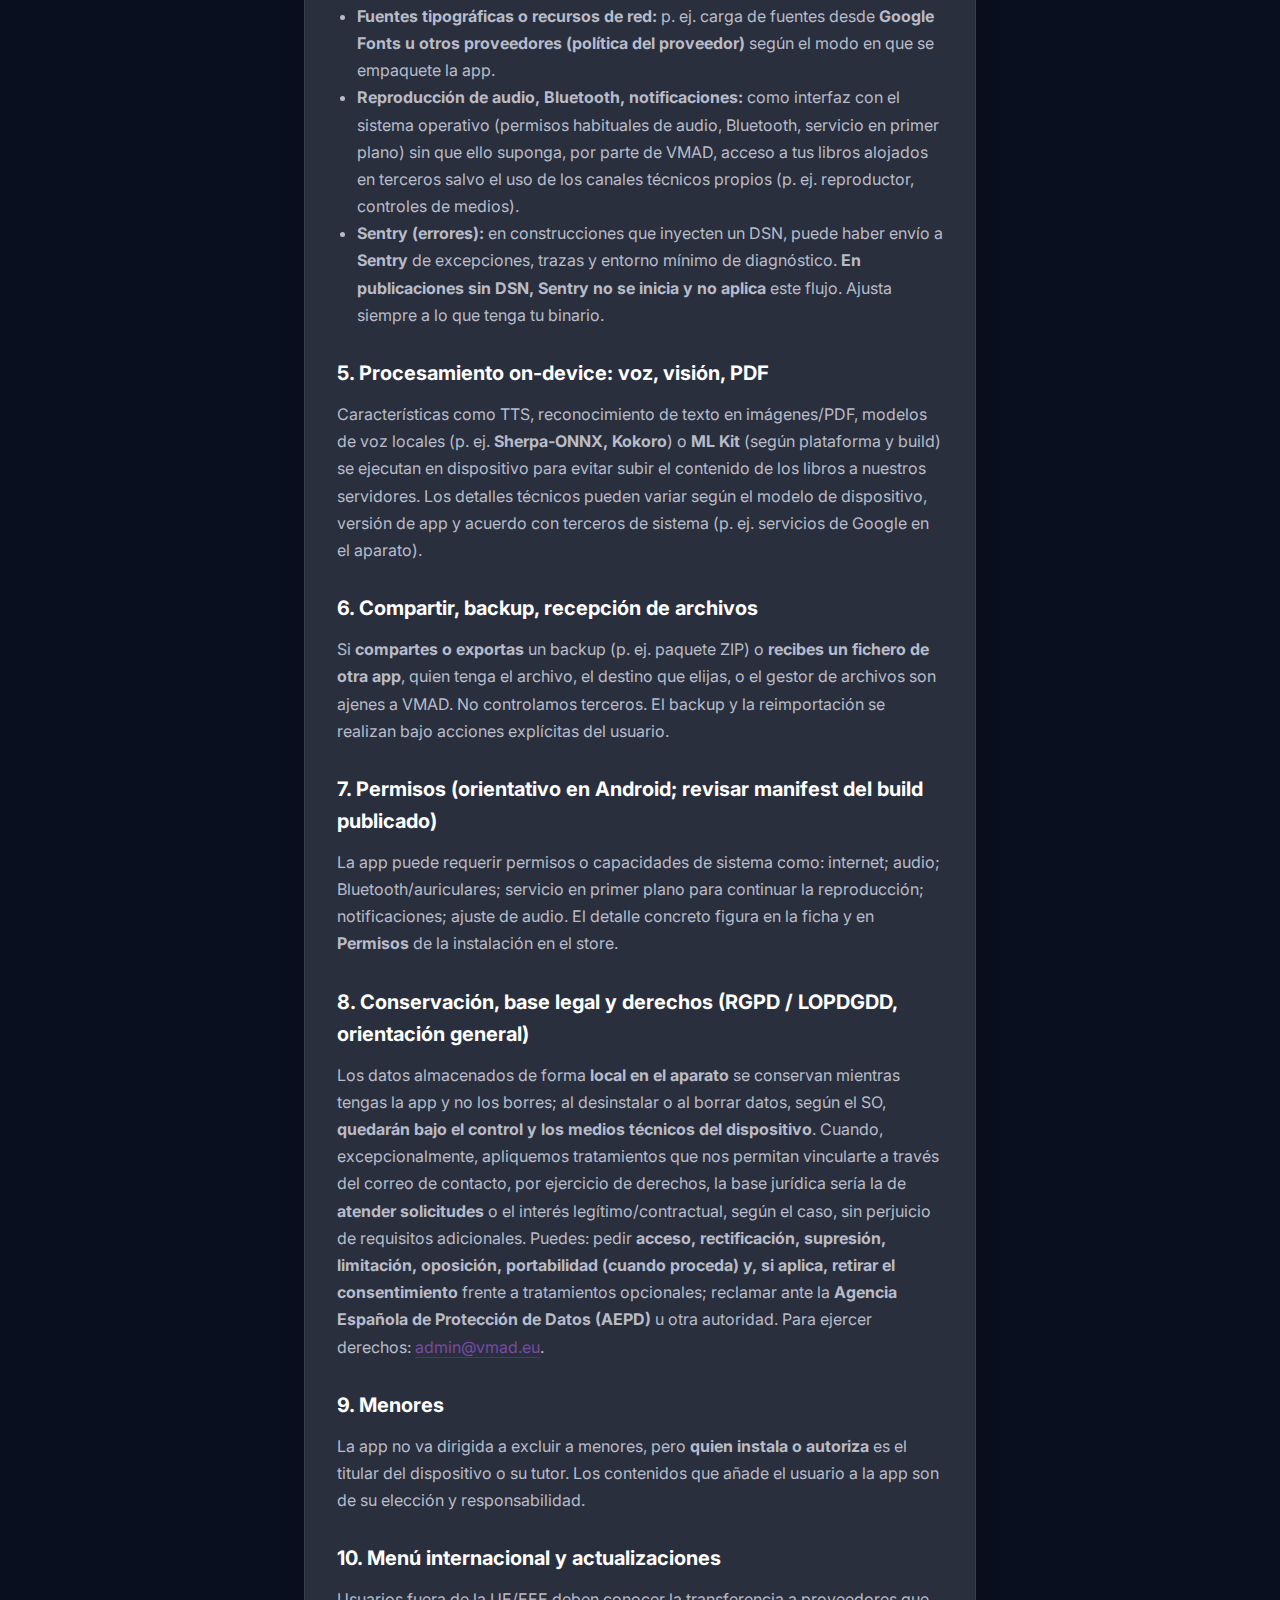
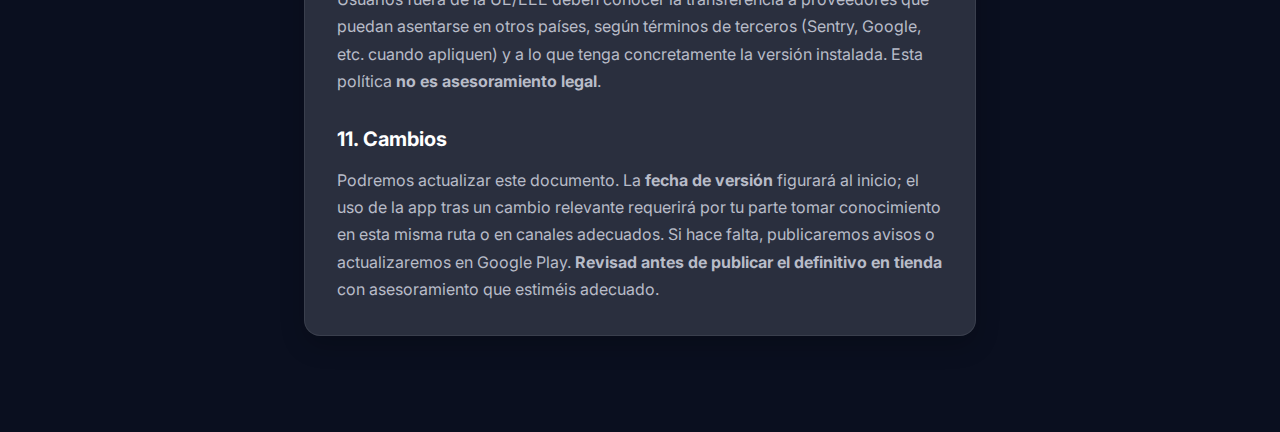
<file: narratex/privacy/index.html>
<!DOCTYPE html>
<html lang="es">
<head>
  <meta charset="UTF-8">
  <meta name="viewport" content="width=device-width, initial-scale=1.0">
  <meta name="description" content="Política de privacidad de la aplicación NarrateX. VMAD.">
  <title>Política de privacidad — NarrateX — VMAD</title>
  <link rel="stylesheet" href="/styles.css">
  <link rel="stylesheet" href="/narratex/narratex.css">
  <link rel="preconnect" href="https://fonts.googleapis.com">
  <link rel="preconnect" href="https://fonts.gstatic.com" crossorigin>
  <link href="https://fonts.googleapis.com/css2?family=Inter:wght@300;400;500;600;700&display=swap" rel="stylesheet">
</head>
<body>
  <nav class="navbar">
    <div class="container">
      <div class="nav-content">
        <a href="/narratex/" class="nx-wordmark" style="text-decoration:none">
          <span class="nx-icon-badge">🔐</span>
          <span class="nx-name" style="font-size:0.95rem">NarrateX</span>
        </a>
        <ul class="nav-links">
          <li><a href="/narratex/">NarrateX</a></li>
          <li><a href="/narratex/about/">Producto</a></li>
          <li><a href="/narratex/terms/">Términos</a></li>
          <li><a href="/">VMAD</a></li>
        </ul>
        <button class="mobile-menu-toggle" aria-label="Menú"><span></span><span></span><span></span></button>
      </div>
    </div>
  </nav>
  <main class="nx-legal-wrap">
    <div class="nx-legal-inner">
      <a class="nx-back" href="/narratex/">← Volver a NarrateX</a>
      <div class="nx-legal-card">
        <div class="nx-hero-mini" style="margin-top:-0.5rem">
          <div class="badge" style="display:inline-block">Documento de la app</div>
          <h1>Política de privacidad (NarrateX)</h1>
          <p class="nx-meta">Borrador para revisión previa a publicación — Última actualización: 24 de abril de 2026</p>
        </div>
        <p class="nx-toc" style="margin-top:0">
          <a href="#responsable">Responsable</a> ·
          <a href="#alcance">Alcance</a> ·
          <a href="#datos">Qué trata</a> ·
          <a href="#red">Red</a> ·
          <a href="#derechos">Derechos</a>
        </p>
        <div class="nx-legal-prose" id="prose">
          <div class="nx-callout">
            <strong>Resumen:</strong> NarrateX está pensada para que la lectura, la biblioteca y la configuración se guarden
            <strong>en tu dispositivo</strong>. No exigimos cuenta de usuario. Los datos de tus libros no los alojamos
            en servidores propios. Lo que ocurra en red (p. ej. un catálogo OPDS) depende de las conexiones que
            tú inicies. Si se incluye Sentry con DSN, puede enviarse información técnica de fallos. Lo detallamos abajo.
          </div>

          <h2 id="responsable">1. Responsable del tratamiento</h2>
          <p>
            <strong>VMAD</strong> (Vericat Mierder Application Development), en el marco de la publicación y mantenimiento
            de la aplicación <strong>NarrateX</strong>. Contacto: <a href="mailto:admin@vmad.eu">admin@vmad.eu</a> ·
            <a href="https://vmad.eu">https://vmad.eu</a>
          </p>

          <h2 id="alcance">2. Alcance</h2>
          <p>
            Este documento describe el tratamiento de datos en relación con la <strong>aplicación móvil NarrateX</strong> (p. ej. en Android)
            y no sustituye por sí sola otras políticas de VMAD o de terceros (p. ej. Google Play, fabricante del dispositivo).
            Si usas otras secciones del sitio web, aplican sus textos.
          </p>

          <h2 id="datos">3. Categorías de datos y finalidades</h2>
          <p>En el funcionamiento normal de la app pueden tratarse, principalmente de forma <strong>local en el dispositivo</strong>:</p>
          <ul>
            <li>
              <strong>Contenido de lectura que añades tú:</strong> archivos o libros importados, descargas desde un OPDS, etc.
              La app los procesa para mostrarlos, reproducir TTS, guardar progreso y, si lo activas, para buscar en la biblioteca.
            </li>
            <li>
              <strong>Metadatos y estado de la biblioteca:</strong> títulos, progreso de capítulos, ajustes del lector, preferencias
              (tema, TTS, etc.) almacenados con fines de funcionar la aplicación, no con fines de perfil comercial.
            </li>
            <li>
              <strong>Índices de búsqueda u otros datos auxiliares</strong> generados en dispositivo para búsqueda o rendimiento, según versiones.
            </li>
            <li>
              <strong>Datos técnicos mínimos</strong> propios de Android (p. ej. caché, almacenamiento) como en cualquier app.
            </li>
          </ul>
          <p>
            <strong>Finalidad:</strong> permitir leer, escuchar, administrar la biblioteca, y opcionalmente conectar
            a los servicios que tú elijas. No usamos esos datos para <strong>publicidad personalizada de VMAD en NarrateX</strong>,
            ni para vender perfiles a terceros, dentro del diseño descrito. Los libros o archivos <strong>no se suben a servidores de VMAD
            de forma requerida por el uso básico</strong> descrito.
          </p>

          <h2 id="red">4. Conexión a red, servidores terceros y Sentry</h2>
          <p><strong>Conexión que tú inicies o configure explícitamente</strong> puede existir, entre otras, para:</p>
          <ul>
            <li>
              <strong>Catálogos OPDS:</strong> al indicar la URL, la app solicita a ese servidor tú metadatos o descargas.
              Ese tercero tiene su propia política. Usa servidores de confianza.
            </li>
            <li>
              <strong>Fuentes tipográficas o recursos de red:</strong> p. ej. carga de fuentes desde <strong>Google Fonts u otros proveedores
              (política del proveedor)</strong> según el modo en que se empaquete la app.
            </li>
            <li>
              <strong>Reproducción de audio, Bluetooth, notificaciones:</strong> como interfaz con el sistema operativo (permisos habituales
              de audio, Bluetooth, servicio en primer plano) sin que ello suponga, por parte de VMAD, acceso a tus libros
              alojados en terceros salvo el uso de los canales técnicos propios (p. ej. reproductor, controles de medios).
            </li>
            <li>
              <strong>Sentry (errores):</strong> en construcciones que inyecten un DSN, puede haber envío a <strong>Sentry</strong> de
              excepciones, trazas y entorno mínimo de diagnóstico. <strong>En publicaciones sin DSN, Sentry no se inicia y no
              aplica</strong> este flujo. Ajusta siempre a lo que tenga tu binario.
            </li>
          </ul>

          <h2>5. Procesamiento on-device: voz, visión, PDF</h2>
          <p>
            Características como TTS, reconocimiento de texto en imágenes/PDF, modelos de voz locales (p. ej. <strong>Sherpa-ONNX, Kokoro</strong>)
            o <strong>ML Kit</strong> (según plataforma y build) se ejecutan en dispositivo para evitar subir el contenido de
            los libros a nuestros servidores. Los detalles técnicos pueden variar según el modelo de dispositivo, versión de
            app y acuerdo con terceros de sistema (p. ej. servicios de Google en el aparato).
          </p>

          <h2>6. Compartir, backup, recepción de archivos</h2>
          <p>
            Si <strong>compartes o exportas</strong> un backup (p. ej. paquete ZIP) o <strong>recibes un fichero de otra app</strong>, quien
            tenga el archivo, el destino que elijas, o el gestor de archivos son ajenes a VMAD. No controlamos terceros.
            El backup y la reimportación se realizan bajo acciones explícitas del usuario.
          </p>

          <h2>7. Permisos (orientativo en Android; revisar manifest del build publicado)</h2>
          <p>La app puede requerir permisos o capacidades de sistema como: internet; audio; Bluetooth/auriculares;
            servicio en primer plano para continuar la reproducción; notificaciones; ajuste de audio. El detalle
            concreto figura en la ficha y en <strong>Permisos</strong> de la instalación en el store.</p>

          <h2 id="derechos">8. Conservación, base legal y derechos (RGPD / LOPDGDD, orientación general)</h2>
          <p>
            Los datos almacenados de forma <strong>local en el aparato</strong> se conservan mientras tengas la app y no los borres;
            al desinstalar o al borrar datos, según el SO, <strong>quedarán bajo el control y los medios técnicos del dispositivo</strong>.
            Cuando, excepcionalmente, apliquemos tratamientos que nos permitan vincularte a través del correo de contacto, por ejercicio de derechos,
            la base jurídica sería la de <strong>atender solicitudes</strong> o el interés legítimo/contractual, según el caso, sin perjuicio de requisitos adicionales.
            Puedes: pedir <strong>acceso, rectificación, supresión, limitación, oposición, portabilidad (cuando proceda) y, si
            aplica, retirar el consentimiento</strong> frente a tratamientos opcionales; reclamar ante la
            <strong>Agencia Española de Protección de Datos (AEPD)</strong> u otra autoridad. Para ejercer derechos:
            <a href="mailto:admin@vmad.eu">admin@vmad.eu</a>.
          </p>

          <h2>9. Menores</h2>
          <p>La app no va dirigida a excluir a menores, pero <strong>quien instala o autoriza</strong> es el titular
          del dispositivo o su tutor. Los contenidos que añade el usuario a la app son de su elección y responsabilidad.</p>

          <h2>10. Menú internacional y actualizaciones</h2>
          <p>Usuarios fuera de la UE/EEE deben conocer la transferencia a proveedores que puedan asentarse
          en otros países, según términos de terceros (Sentry, Google, etc. cuando apliquen) y a lo que
          tenga concretamente la versión instalada. Esta política <strong>no es asesoramiento legal</strong>.</p>

          <h2>11. Cambios</h2>
          <p>Podremos actualizar este documento. La <strong>fecha de versión</strong> figurará al inicio; el uso
          de la app tras un cambio relevante requerirá por tu parte tomar conocimiento en esta misma ruta
          o en canales adecuados. Si hace falta, publicaremos avisos o actualizaremos en Google Play.
          <strong>Revisad antes de publicar el definitivo en tienda</strong> con asesoramiento que estiméis adecuado.
          </p>
        </div>
      </div>
    </div>
  </main>
  <script src="/script.js"></script>
</body>
</html>
</file>
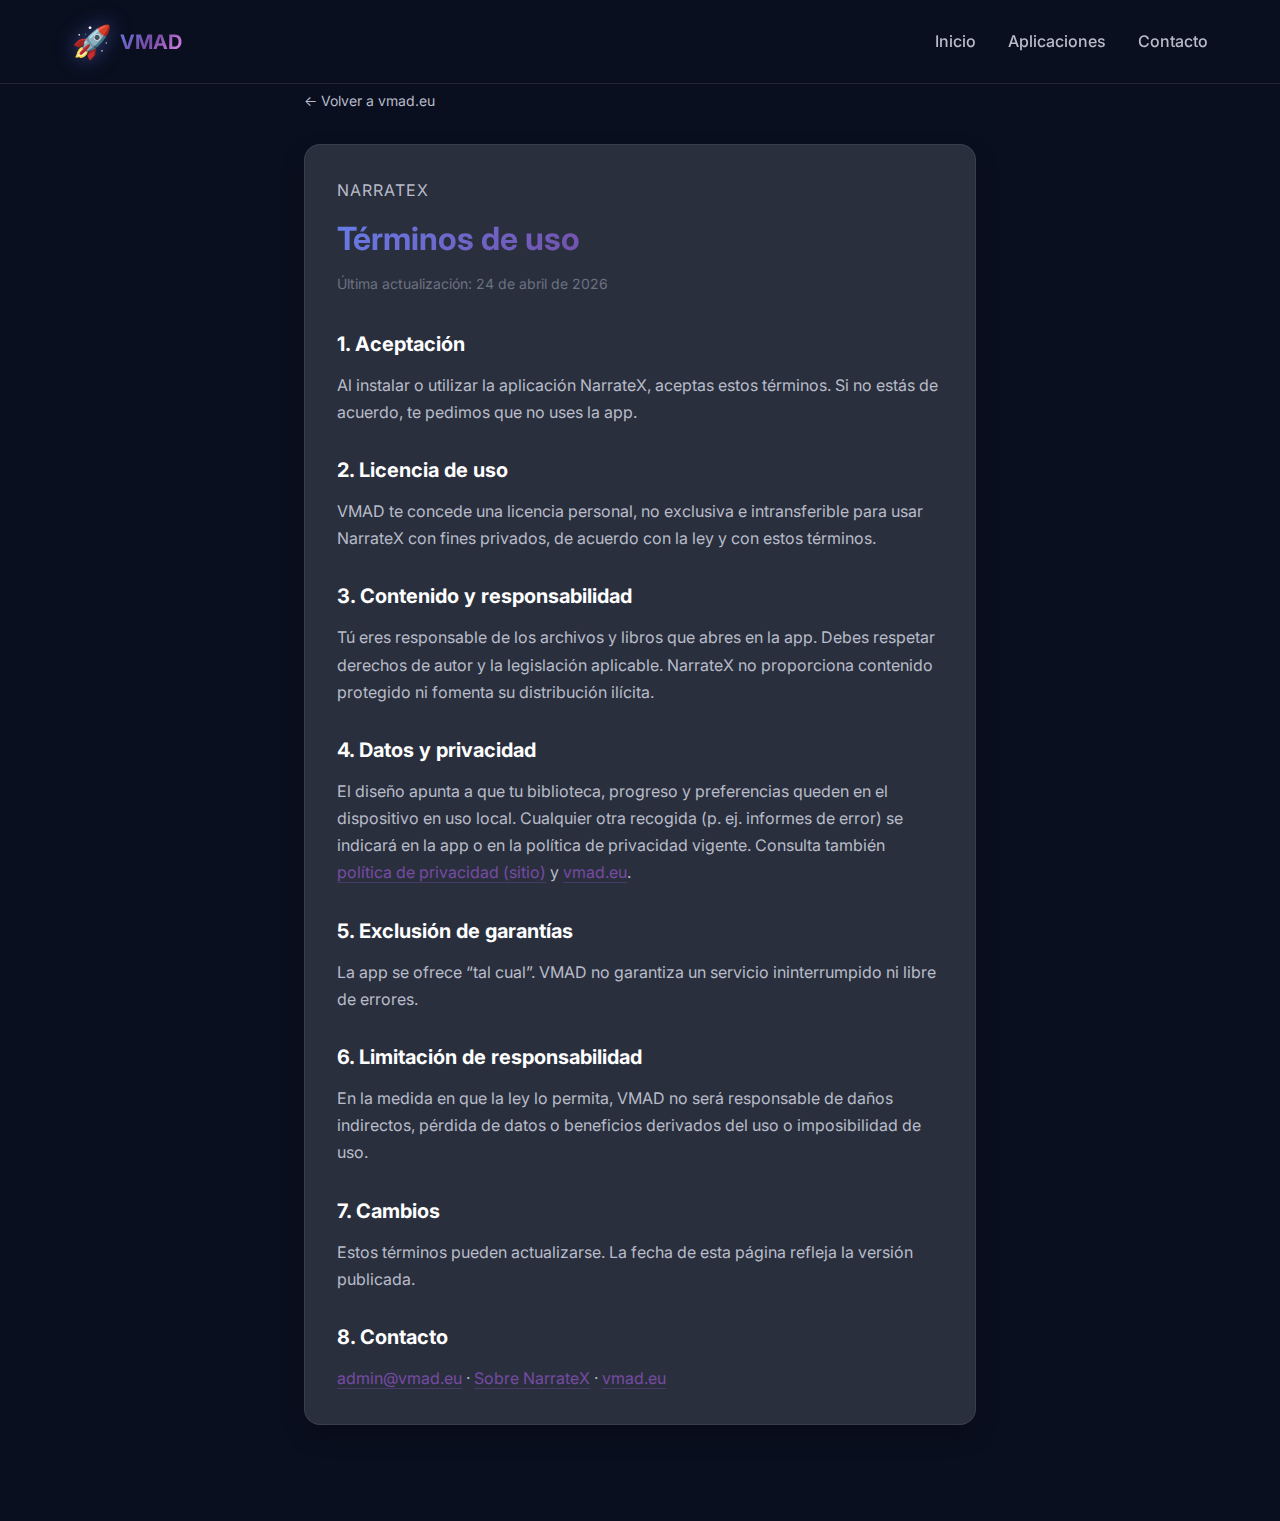
<file: narratex/terms/index.html>
<!DOCTYPE html>
<html lang="es">
<head>
    <meta charset="UTF-8">
    <meta name="viewport" content="width=device-width, initial-scale=1.0">
    <meta name="description" content="Términos de uso de la aplicación NarrateX.">
    <title>Términos de uso — NarrateX — VMAD</title>
    <link rel="stylesheet" href="/styles.css">
    <link rel="stylesheet" href="/narratex/narratex.css">
    <link rel="preconnect" href="https://fonts.googleapis.com">
    <link rel="preconnect" href="https://fonts.gstatic.com" crossorigin>
    <link href="https://fonts.googleapis.com/css2?family=Inter:wght@300;400;500;600;700;800&display=swap" rel="stylesheet">
</head>
<body>
    <nav class="navbar">
        <div class="container">
            <div class="nav-content">
                <a href="/" class="logo" style="text-decoration: none; color: inherit;">
                    <div class="logo-icon">🚀</div>
                    <span class="logo-text">VMAD</span>
                </a>
                <ul class="nav-links">
                    <li><a href="/">Inicio</a></li>
                    <li><a href="/#apps">Aplicaciones</a></li>
                    <li><a href="/#contact">Contacto</a></li>
                </ul>
                <button class="mobile-menu-toggle" aria-label="Abrir menú">
                    <span></span>
                    <span></span>
                    <span></span>
                </button>
            </div>
        </div>
    </nav>

    <main class="nx-legal-wrap">
        <div class="nx-legal-inner">
            <a href="/" class="nx-back">← Volver a vmad.eu</a>
            <div class="nx-legal-card">
                <p class="nx-badge">NarrateX</p>
                <h1>Términos de uso</h1>
                <p class="nx-meta">Última actualización: 24 de abril de 2026</p>

                <h2>1. Aceptación</h2>
                <p>
                    Al instalar o utilizar la aplicación NarrateX, aceptas estos términos. Si no estás de acuerdo,
                    te pedimos que no uses la app.
                </p>

                <h2>2. Licencia de uso</h2>
                <p>
                    VMAD te concede una licencia personal, no exclusiva e intransferible para usar NarrateX
                    con fines privados, de acuerdo con la ley y con estos términos.
                </p>

                <h2>3. Contenido y responsabilidad</h2>
                <p>
                    Tú eres responsable de los archivos y libros que abres en la app. Debes respetar derechos
                    de autor y la legislación aplicable. NarrateX no proporciona contenido protegido ni fomenta
                    su distribución ilícita.
                </p>

                <h2>4. Datos y privacidad</h2>
                <p>
                    El diseño apunta a que tu biblioteca, progreso y preferencias queden en el dispositivo
                    en uso local. Cualquier otra recogida (p. ej. informes de error) se indicará en la app o en
                    la política de privacidad vigente. Consulta también
                    <a href="/privacy_policy.html">política de privacidad (sitio)</a> y
                    <a href="/">vmad.eu</a>.
                </p>

                <h2>5. Exclusión de garantías</h2>
                <p>
                    La app se ofrece “tal cual”. VMAD no garantiza un servicio ininterrumpido ni libre de errores.
                </p>

                <h2>6. Limitación de responsabilidad</h2>
                <p>
                    En la medida en que la ley lo permita, VMAD no será responsable de daños indirectos, pérdida
                    de datos o beneficios derivados del uso o imposibilidad de uso.
                </p>

                <h2>7. Cambios</h2>
                <p>
                    Estos términos pueden actualizarse. La fecha de esta página refleja la versión publicada.
                </p>

                <h2>8. Contacto</h2>
                <p>
                    <a href="mailto:admin@vmad.eu">admin@vmad.eu</a> ·
                    <a href="/narratex/about/">Sobre NarrateX</a> ·
                    <a href="/">vmad.eu</a>
                </p>
            </div>
        </div>
    </main>
    <script src="/script.js"></script>
</body>
</html>
</file>
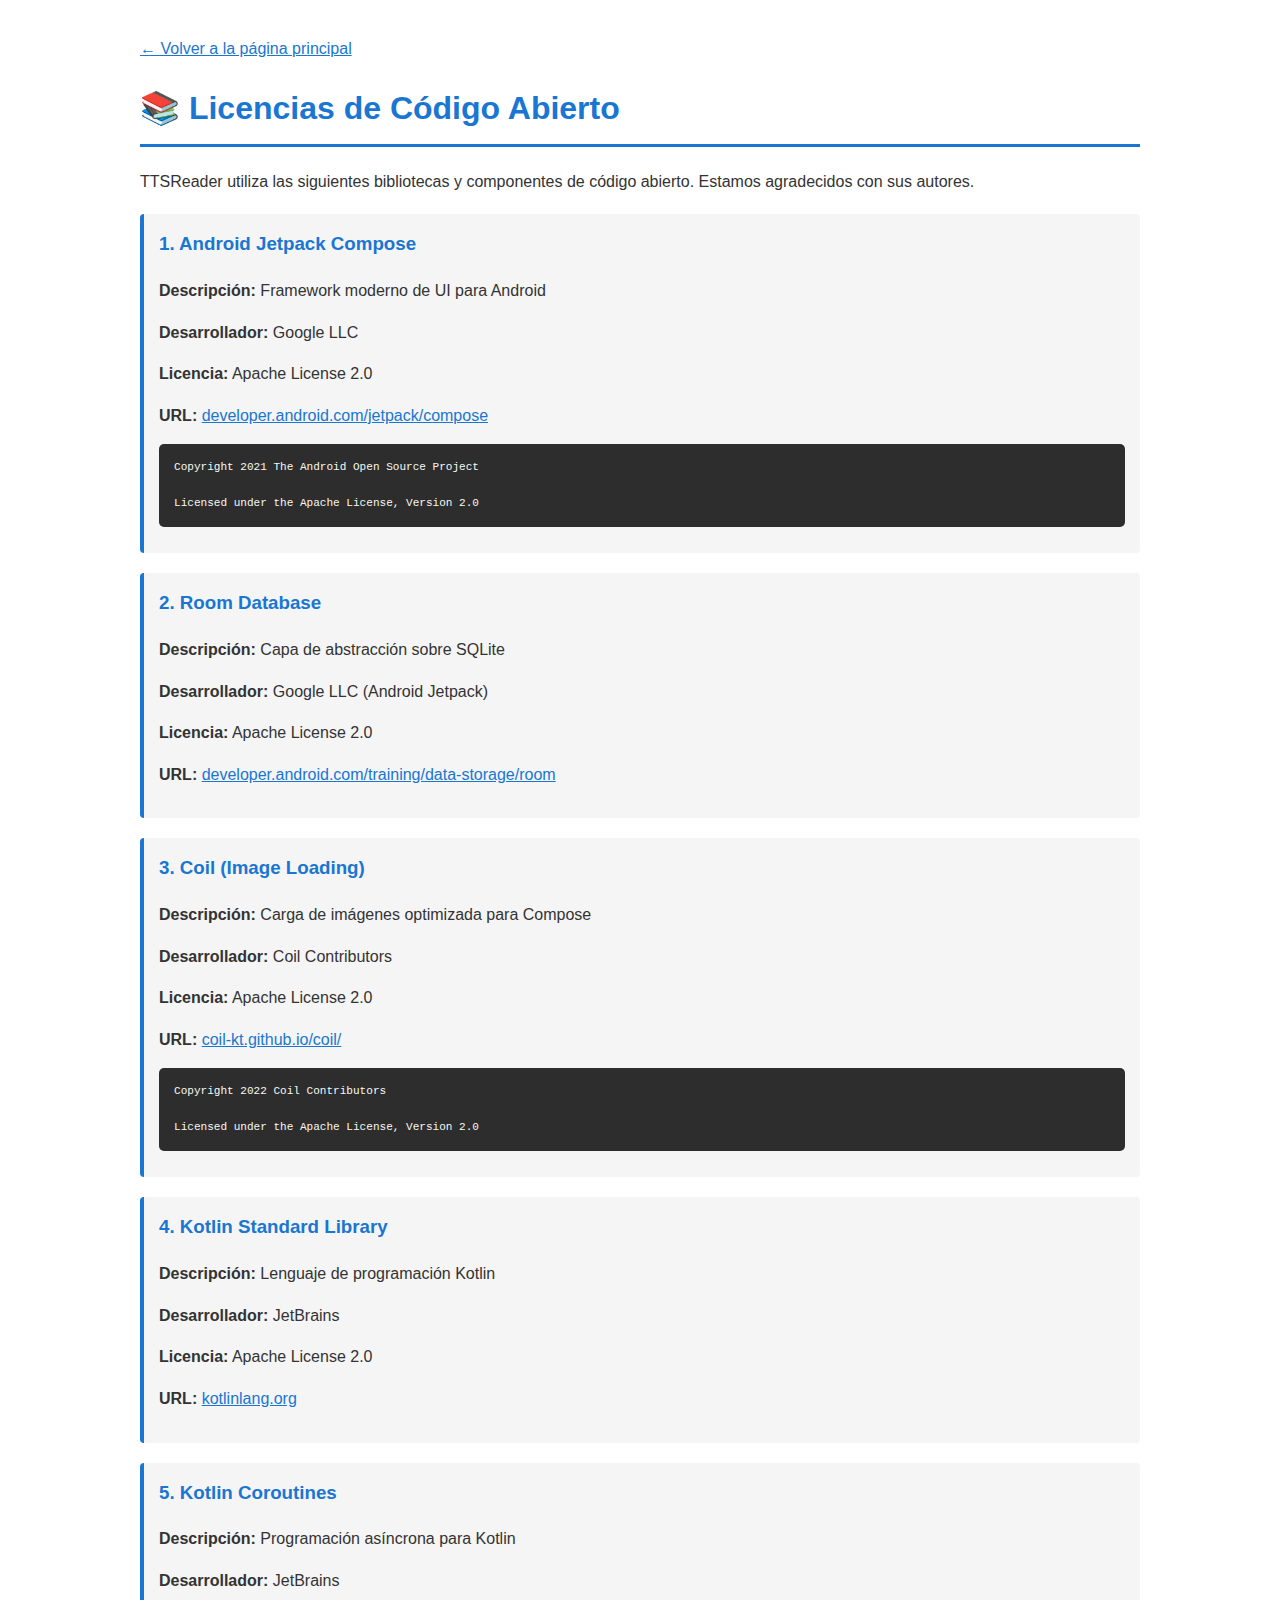
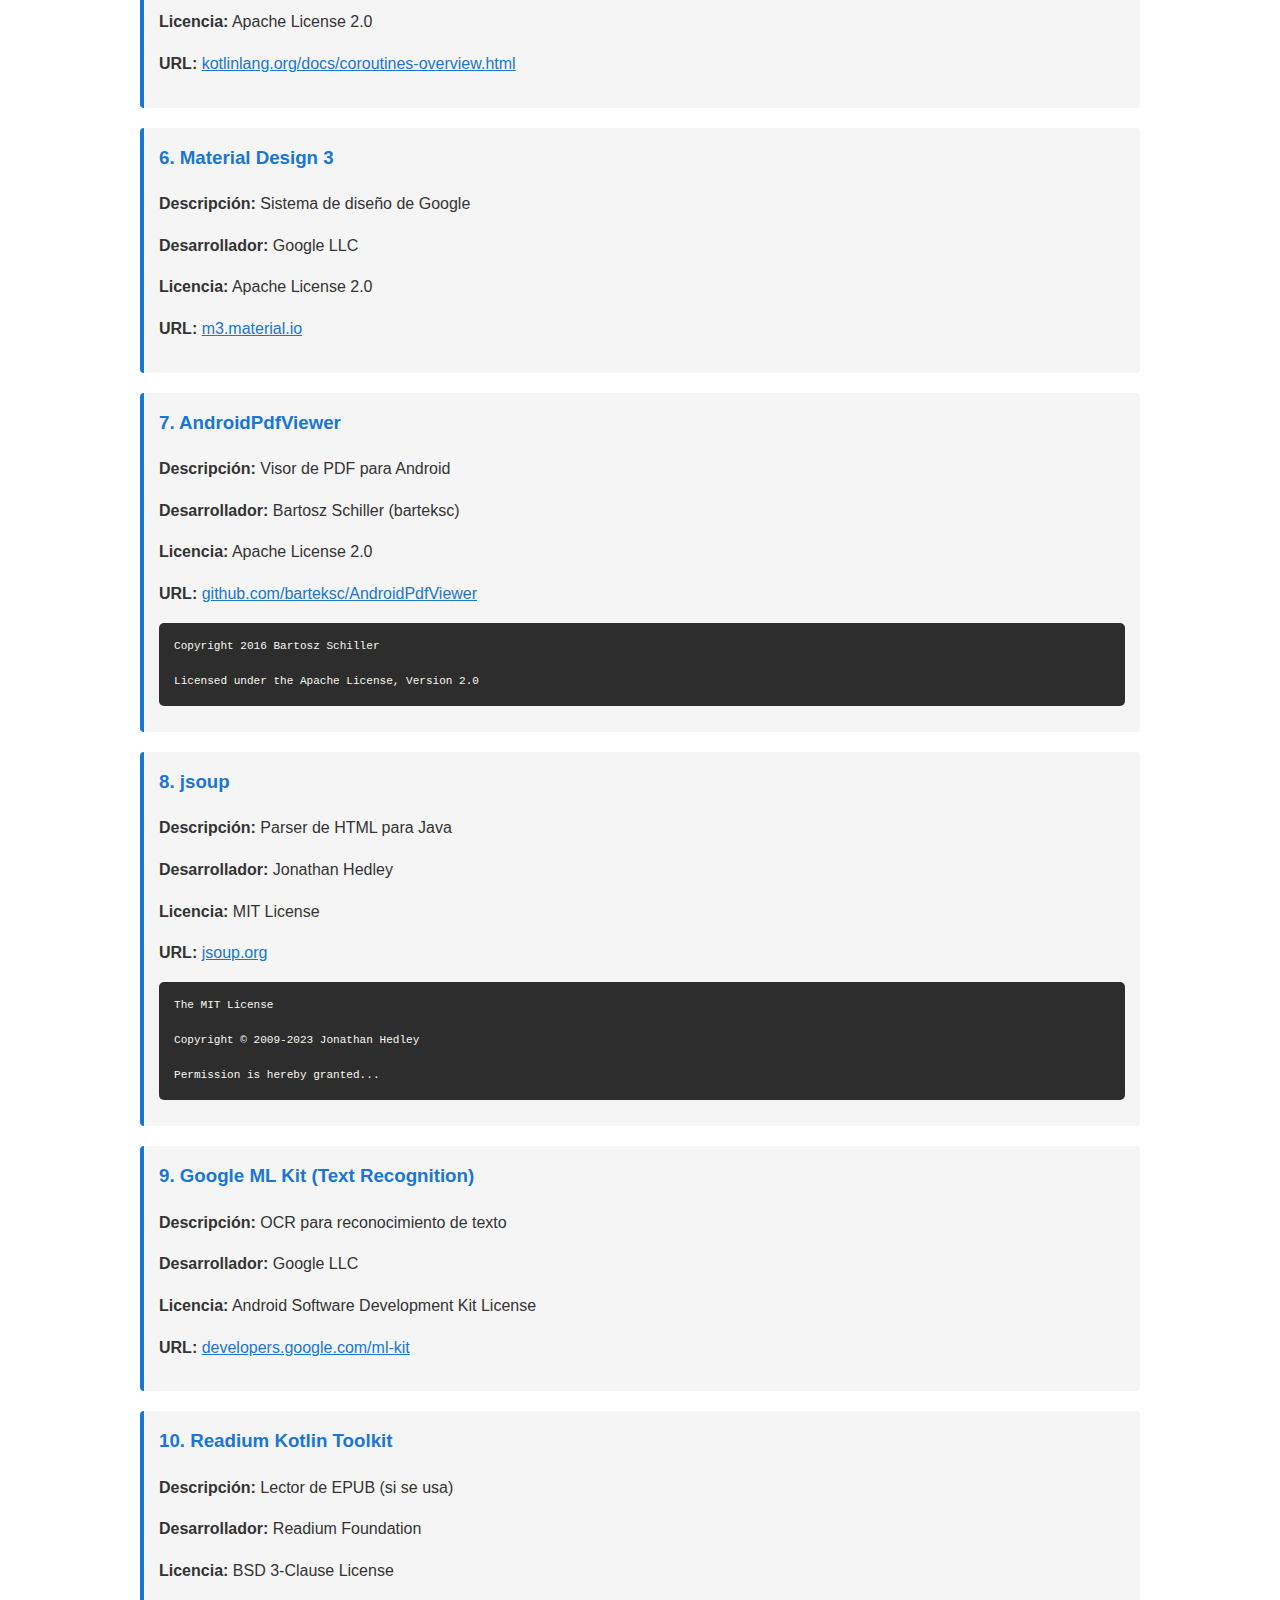
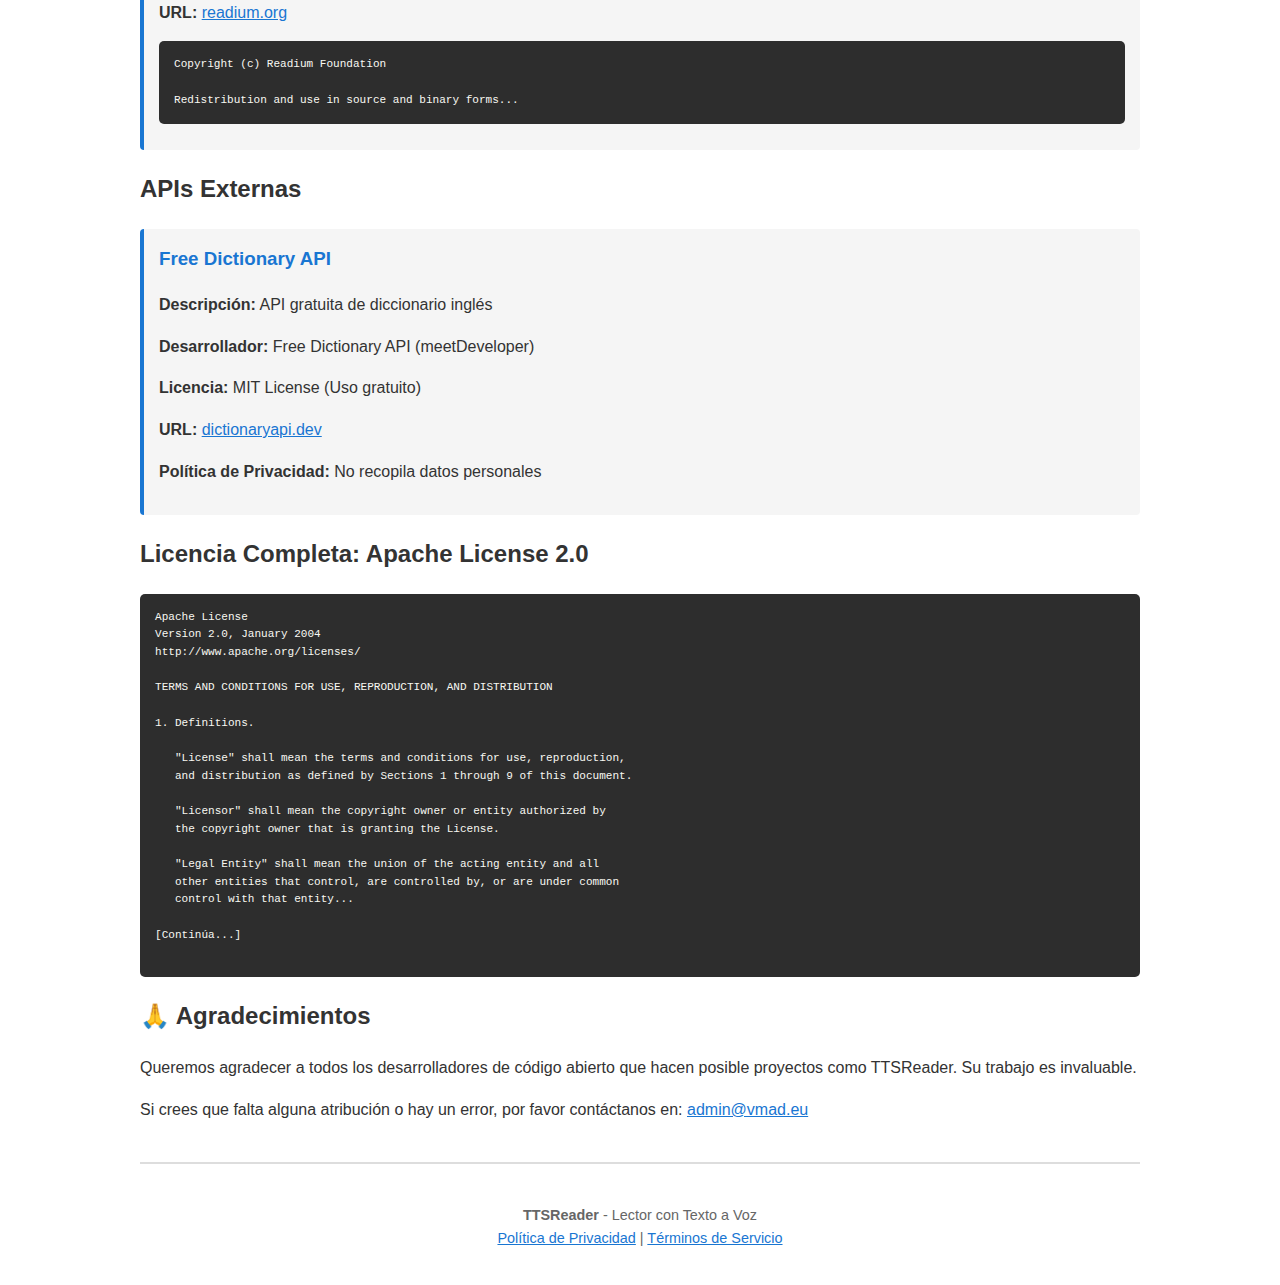
<file: open_source_licenses.html>
<!DOCTYPE html>
<html lang="es">
<head>
    <meta charset="UTF-8">
    <meta name="viewport" content="width=device-width, initial-scale=1.0">
    <title>Licencias de Código Abierto - TTSReader</title>
    <style>
        body {
            font-family: -apple-system, BlinkMacSystemFont, 'Segoe UI', Roboto, Arial, sans-serif;
            line-height: 1.6;
            max-width: 1000px;
            margin: 0 auto;
            padding: 20px;
            color: #333;
        }
        h1 {
            color: #1976D2;
            border-bottom: 3px solid #1976D2;
            padding-bottom: 10px;
        }
        .library {
            background: #f5f5f5;
            border-left: 4px solid #1976D2;
            padding: 15px;
            margin: 20px 0;
            border-radius: 4px;
        }
        .library h3 {
            color: #1976D2;
            margin-top: 0;
        }
        code {
            background: #e8e8e8;
            padding: 2px 6px;
            border-radius: 3px;
            font-size: 0.9em;
        }
        pre {
            background: #2d2d2d;
            color: #f8f8f2;
            padding: 15px;
            border-radius: 5px;
            overflow-x: auto;
            font-size: 0.85em;
        }
        a {
            color: #1976D2;
        }
    </style>
</head>
<body>
    <p style="margin-bottom: 20px;"><a href="index.html">← Volver a la página principal</a></p>
    <h1>📚 Licencias de Código Abierto</h1>
    <p>TTSReader utiliza las siguientes bibliotecas y componentes de código abierto. Estamos agradecidos con sus autores.</p>

    <div class="library">
        <h3>1. Android Jetpack Compose</h3>
        <p><strong>Descripción:</strong> Framework moderno de UI para Android</p>
        <p><strong>Desarrollador:</strong> Google LLC</p>
        <p><strong>Licencia:</strong> Apache License 2.0</p>
        <p><strong>URL:</strong> <a href="https://developer.android.com/jetpack/compose" target="_blank">developer.android.com/jetpack/compose</a></p>
        <pre>Copyright 2021 The Android Open Source Project

Licensed under the Apache License, Version 2.0</pre>
    </div>

    <div class="library">
        <h3>2. Room Database</h3>
        <p><strong>Descripción:</strong> Capa de abstracción sobre SQLite</p>
        <p><strong>Desarrollador:</strong> Google LLC (Android Jetpack)</p>
        <p><strong>Licencia:</strong> Apache License 2.0</p>
        <p><strong>URL:</strong> <a href="https://developer.android.com/training/data-storage/room" target="_blank">developer.android.com/training/data-storage/room</a></p>
    </div>

    <div class="library">
        <h3>3. Coil (Image Loading)</h3>
        <p><strong>Descripción:</strong> Carga de imágenes optimizada para Compose</p>
        <p><strong>Desarrollador:</strong> Coil Contributors</p>
        <p><strong>Licencia:</strong> Apache License 2.0</p>
        <p><strong>URL:</strong> <a href="https://coil-kt.github.io/coil/" target="_blank">coil-kt.github.io/coil/</a></p>
        <pre>Copyright 2022 Coil Contributors

Licensed under the Apache License, Version 2.0</pre>
    </div>

    <div class="library">
        <h3>4. Kotlin Standard Library</h3>
        <p><strong>Descripción:</strong> Lenguaje de programación Kotlin</p>
        <p><strong>Desarrollador:</strong> JetBrains</p>
        <p><strong>Licencia:</strong> Apache License 2.0</p>
        <p><strong>URL:</strong> <a href="https://kotlinlang.org/" target="_blank">kotlinlang.org</a></p>
    </div>

    <div class="library">
        <h3>5. Kotlin Coroutines</h3>
        <p><strong>Descripción:</strong> Programación asíncrona para Kotlin</p>
        <p><strong>Desarrollador:</strong> JetBrains</p>
        <p><strong>Licencia:</strong> Apache License 2.0</p>
        <p><strong>URL:</strong> <a href="https://kotlinlang.org/docs/coroutines-overview.html" target="_blank">kotlinlang.org/docs/coroutines-overview.html</a></p>
    </div>

    <div class="library">
        <h3>6. Material Design 3</h3>
        <p><strong>Descripción:</strong> Sistema de diseño de Google</p>
        <p><strong>Desarrollador:</strong> Google LLC</p>
        <p><strong>Licencia:</strong> Apache License 2.0</p>
        <p><strong>URL:</strong> <a href="https://m3.material.io/" target="_blank">m3.material.io</a></p>
    </div>

    <div class="library">
        <h3>7. AndroidPdfViewer</h3>
        <p><strong>Descripción:</strong> Visor de PDF para Android</p>
        <p><strong>Desarrollador:</strong> Bartosz Schiller (barteksc)</p>
        <p><strong>Licencia:</strong> Apache License 2.0</p>
        <p><strong>URL:</strong> <a href="https://github.com/barteksc/AndroidPdfViewer" target="_blank">github.com/barteksc/AndroidPdfViewer</a></p>
        <pre>Copyright 2016 Bartosz Schiller

Licensed under the Apache License, Version 2.0</pre>
    </div>

    <div class="library">
        <h3>8. jsoup</h3>
        <p><strong>Descripción:</strong> Parser de HTML para Java</p>
        <p><strong>Desarrollador:</strong> Jonathan Hedley</p>
        <p><strong>Licencia:</strong> MIT License</p>
        <p><strong>URL:</strong> <a href="https://jsoup.org/" target="_blank">jsoup.org</a></p>
        <pre>The MIT License

Copyright © 2009-2023 Jonathan Hedley

Permission is hereby granted...</pre>
    </div>

    <div class="library">
        <h3>9. Google ML Kit (Text Recognition)</h3>
        <p><strong>Descripción:</strong> OCR para reconocimiento de texto</p>
        <p><strong>Desarrollador:</strong> Google LLC</p>
        <p><strong>Licencia:</strong> Android Software Development Kit License</p>
        <p><strong>URL:</strong> <a href="https://developers.google.com/ml-kit" target="_blank">developers.google.com/ml-kit</a></p>
    </div>

    <div class="library">
        <h3>10. Readium Kotlin Toolkit</h3>
        <p><strong>Descripción:</strong> Lector de EPUB (si se usa)</p>
        <p><strong>Desarrollador:</strong> Readium Foundation</p>
        <p><strong>Licencia:</strong> BSD 3-Clause License</p>
        <p><strong>URL:</strong> <a href="https://readium.org/" target="_blank">readium.org</a></p>
        <pre>Copyright (c) Readium Foundation

Redistribution and use in source and binary forms...</pre>
    </div>

    <h2>APIs Externas</h2>

    <div class="library">
        <h3>Free Dictionary API</h3>
        <p><strong>Descripción:</strong> API gratuita de diccionario inglés</p>
        <p><strong>Desarrollador:</strong> Free Dictionary API (meetDeveloper)</p>
        <p><strong>Licencia:</strong> MIT License (Uso gratuito)</p>
        <p><strong>URL:</strong> <a href="https://dictionaryapi.dev/" target="_blank">dictionaryapi.dev</a></p>
        <p><strong>Política de Privacidad:</strong> No recopila datos personales</p>
    </div>

    <h2>Licencia Completa: Apache License 2.0</h2>
    <pre>
Apache License
Version 2.0, January 2004
http://www.apache.org/licenses/

TERMS AND CONDITIONS FOR USE, REPRODUCTION, AND DISTRIBUTION

1. Definitions.

   "License" shall mean the terms and conditions for use, reproduction,
   and distribution as defined by Sections 1 through 9 of this document.

   "Licensor" shall mean the copyright owner or entity authorized by
   the copyright owner that is granting the License.

   "Legal Entity" shall mean the union of the acting entity and all
   other entities that control, are controlled by, or are under common
   control with that entity...

[Continúa...]
    </pre>

    <h2>🙏 Agradecimientos</h2>
    <p>Queremos agradecer a todos los desarrolladores de código abierto que hacen posible proyectos como TTSReader. Su trabajo es invaluable.</p>

    <p>Si crees que falta alguna atribución o hay un error, por favor contáctanos en: <a href="mailto:admin@vmad.eu">admin@vmad.eu</a></p>

    <hr style="margin: 40px 0; border: none; border-top: 2px solid #ddd;">
    
    <p style="text-align: center; color: #666; font-size: 0.9em;">
        <strong>TTSReader</strong> - Lector con Texto a Voz<br>
        <a href="privacy_policy.html">Política de Privacidad</a> | 
        <a href="terms_of_service.html">Términos de Servicio</a>
    </p>
</body>
</html>
</file>
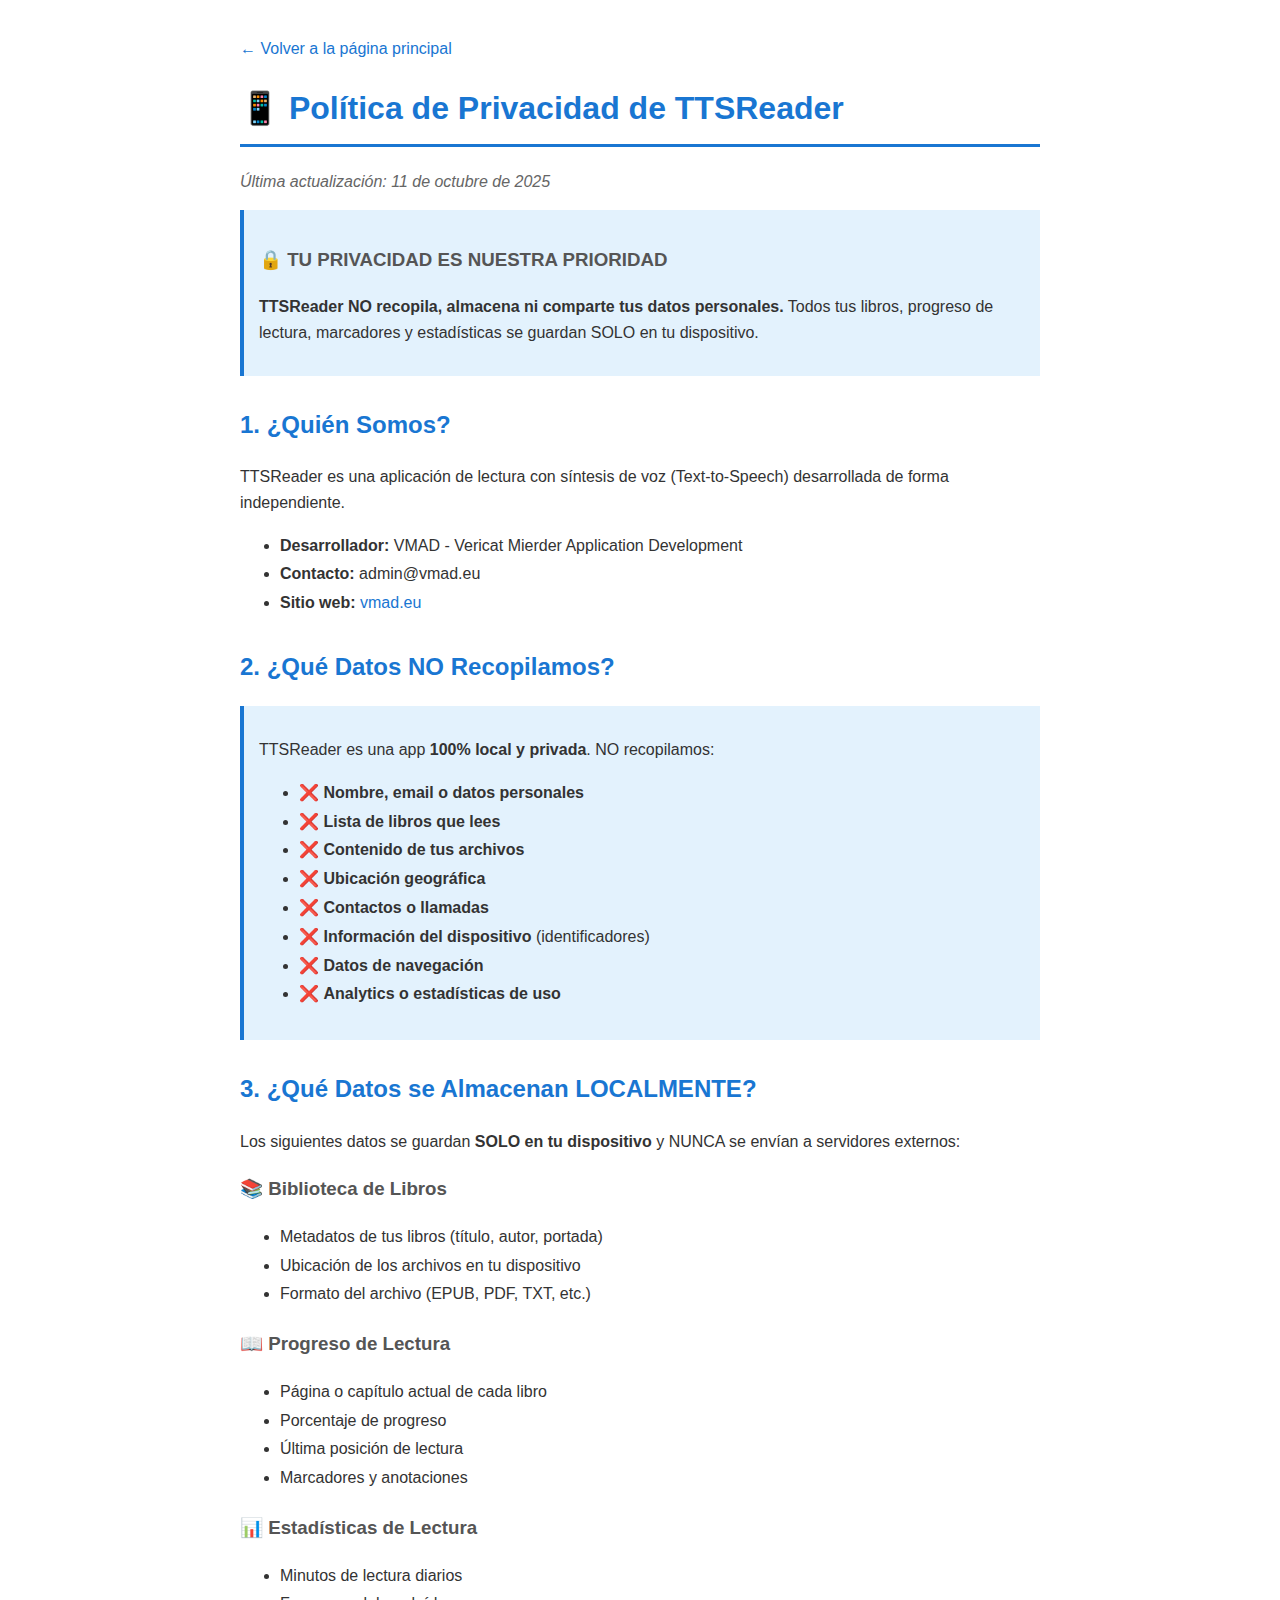
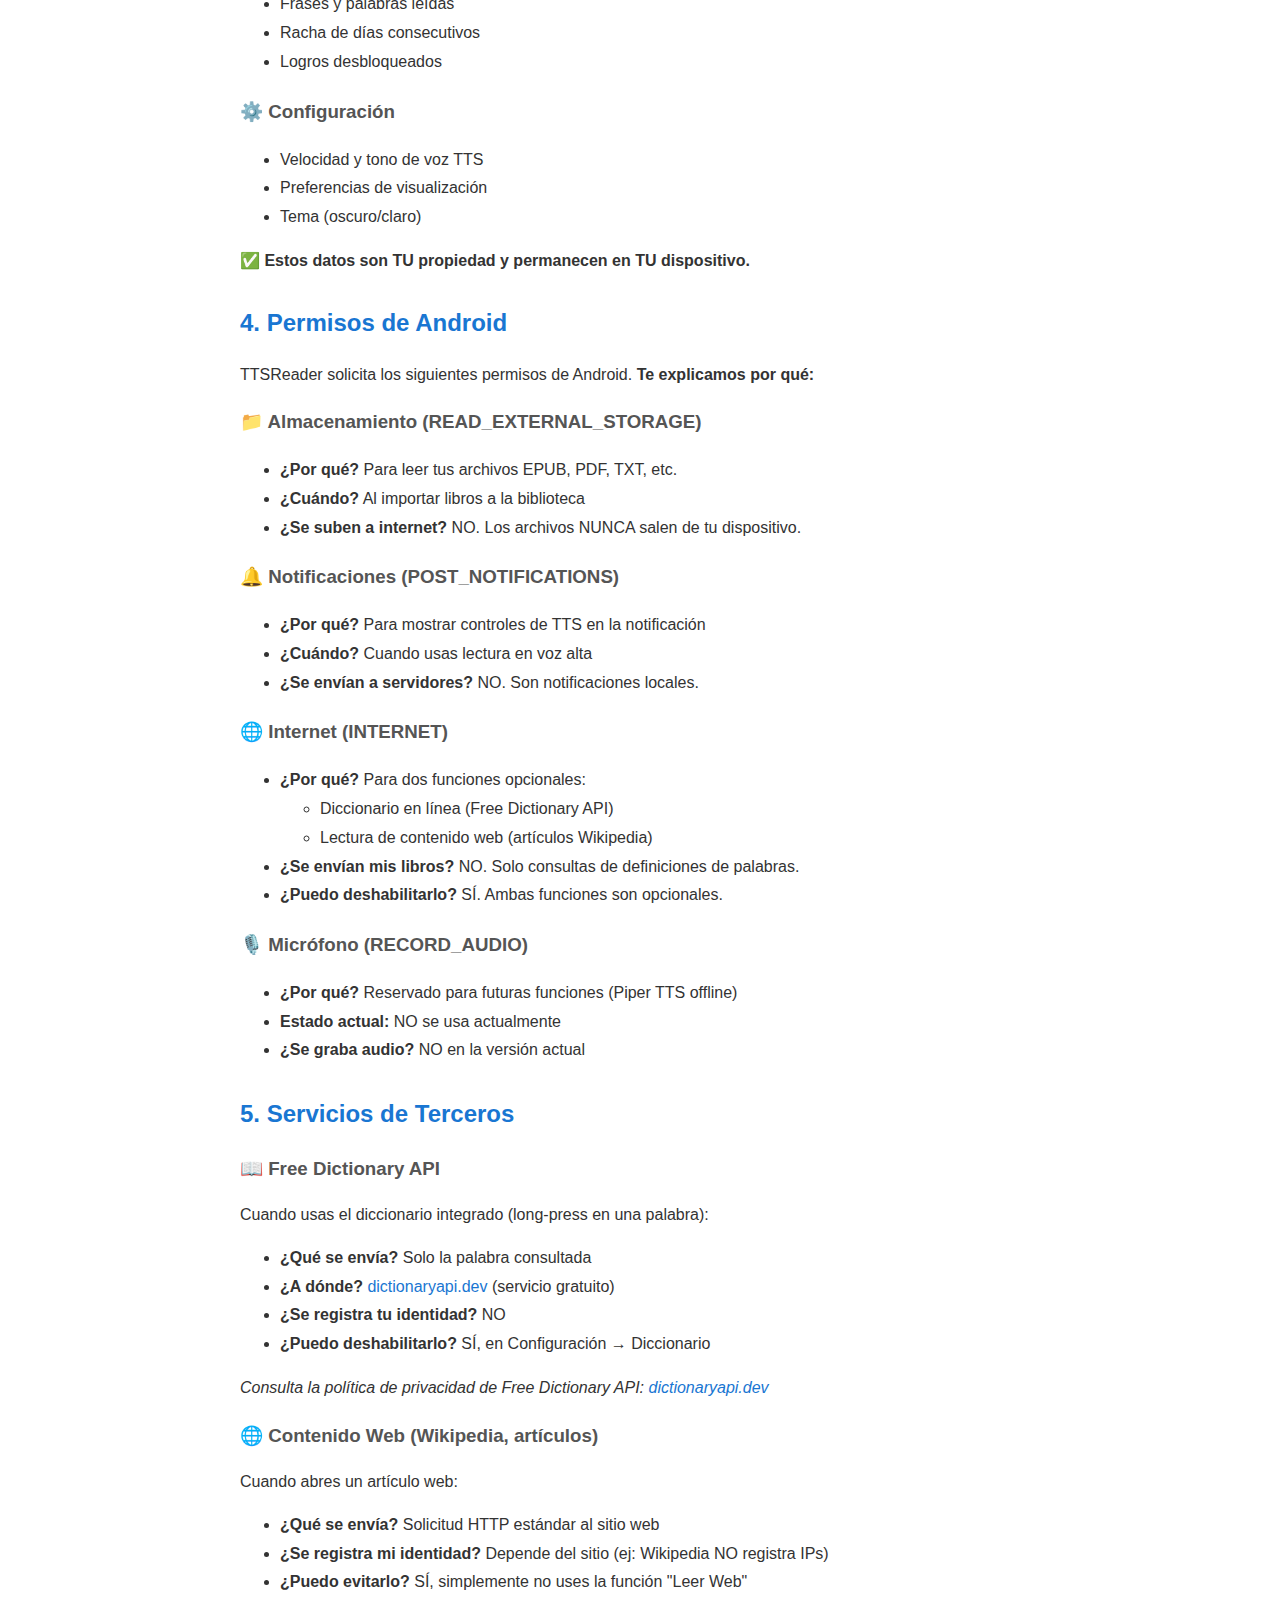
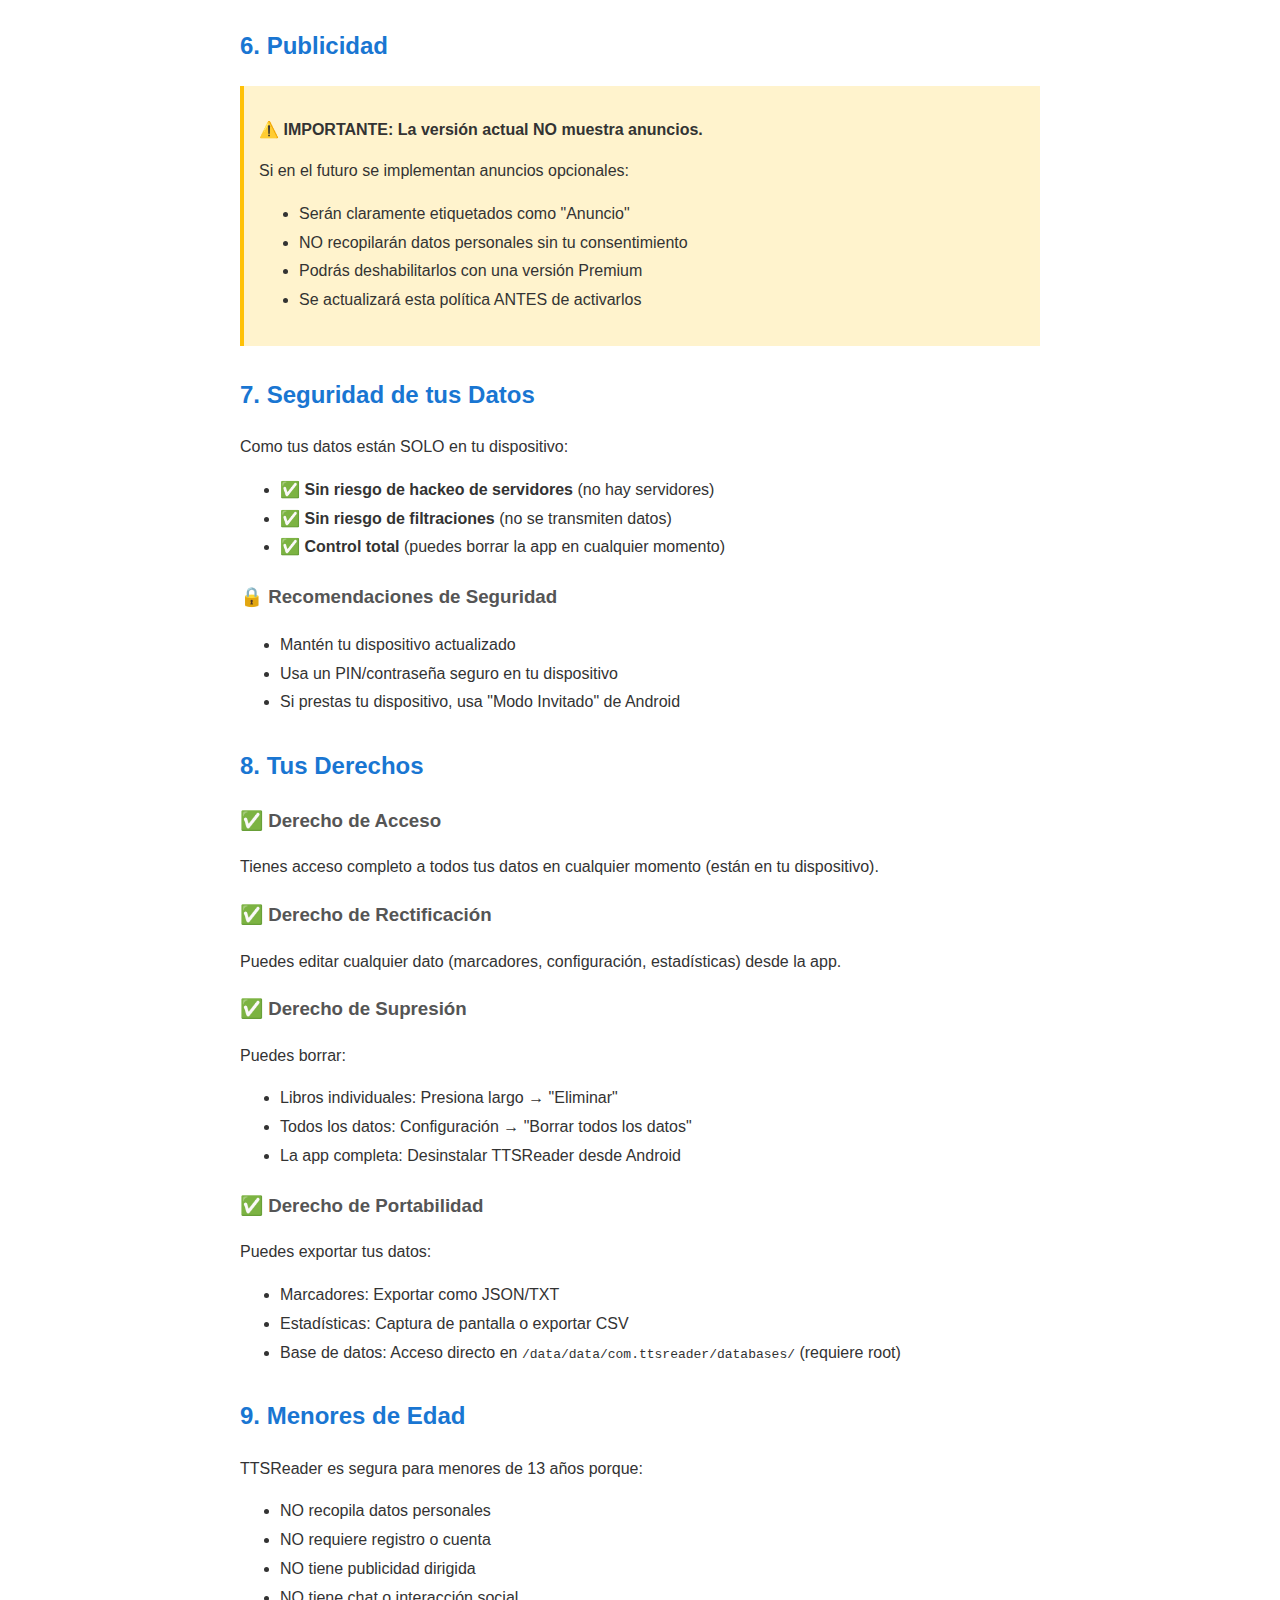
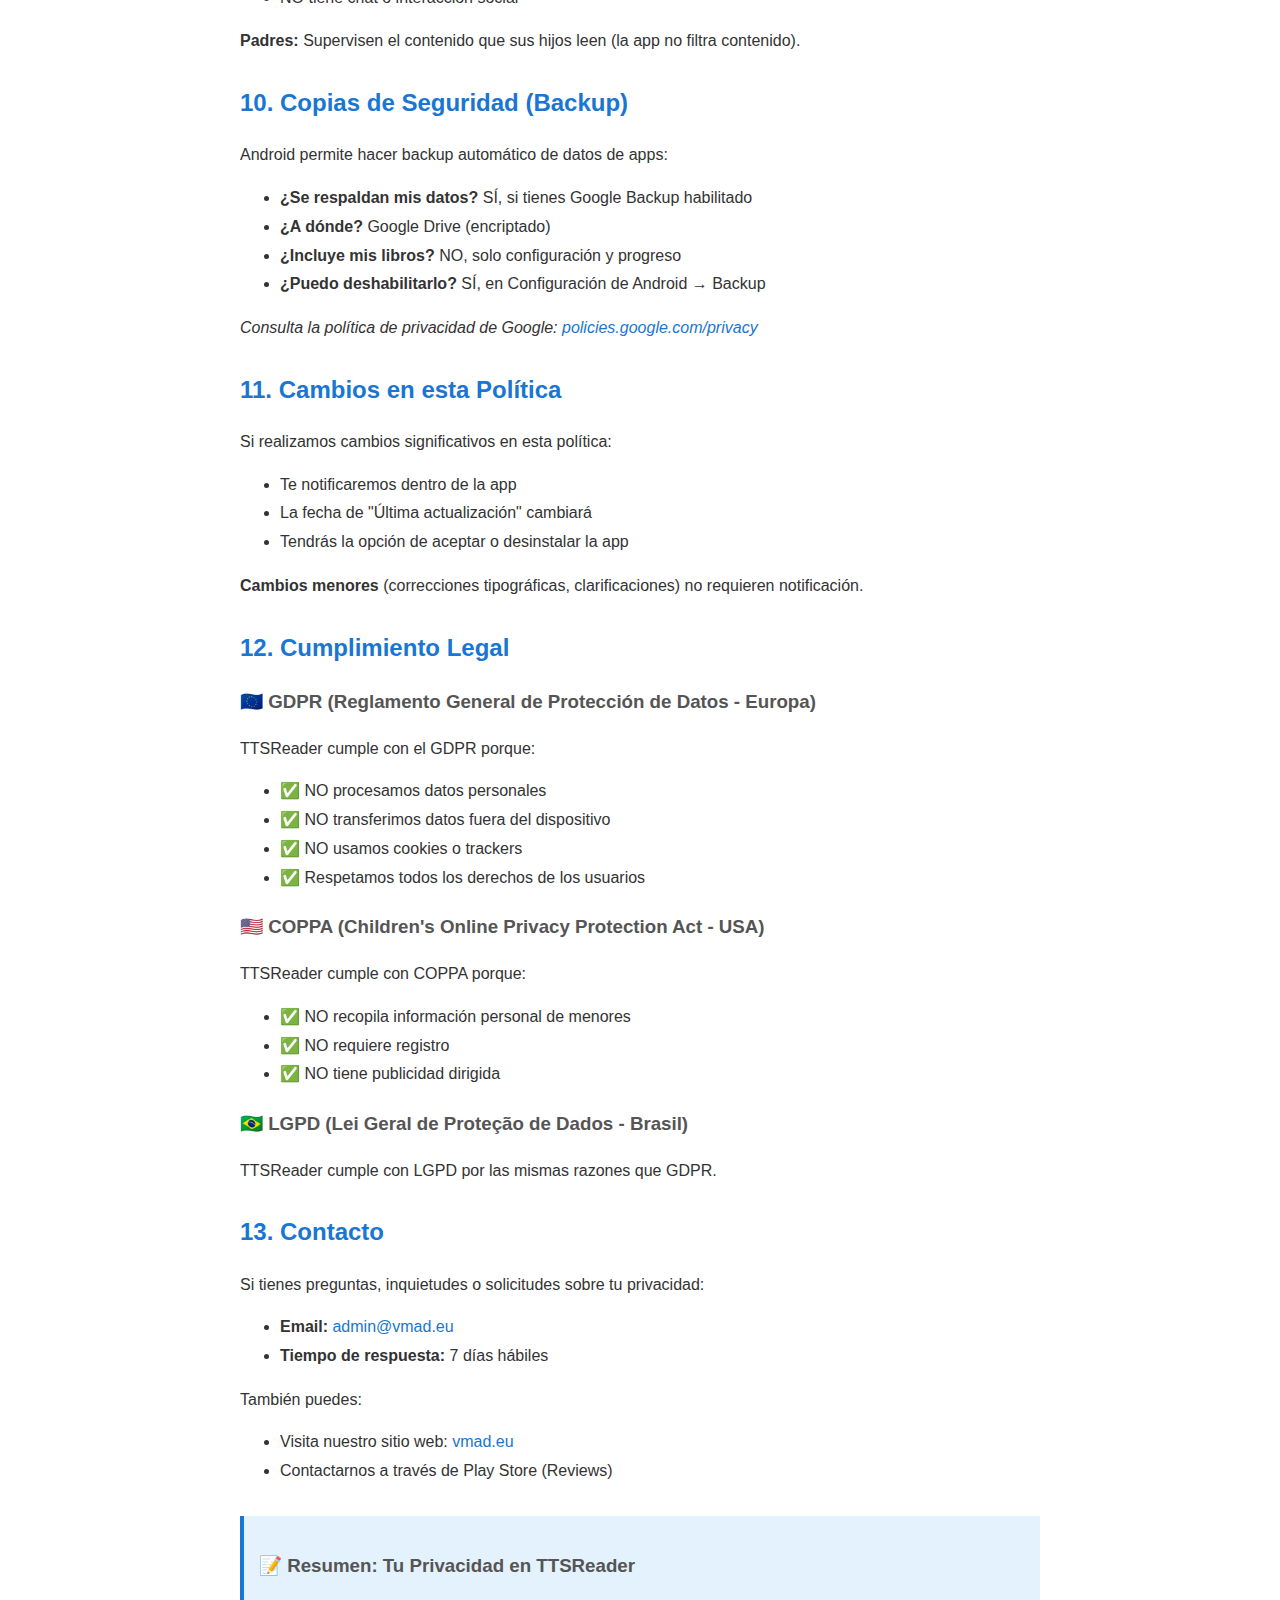
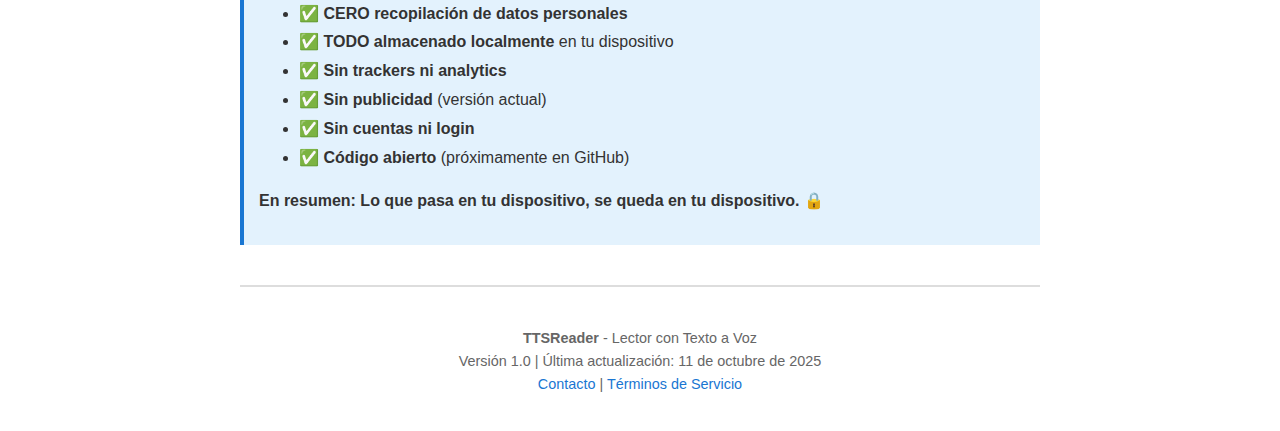
<file: privacy_policy.html>
<!DOCTYPE html>
<html lang="es">
<head>
    <meta charset="UTF-8">
    <meta name="viewport" content="width=device-width, initial-scale=1.0">
    <title>Política de Privacidad - TTSReader</title>
    <style>
        body {
            font-family: -apple-system, BlinkMacSystemFont, 'Segoe UI', Roboto, Arial, sans-serif;
            line-height: 1.6;
            max-width: 800px;
            margin: 0 auto;
            padding: 20px;
            color: #333;
        }
        h1 {
            color: #1976D2;
            border-bottom: 3px solid #1976D2;
            padding-bottom: 10px;
        }
        h2 {
            color: #1976D2;
            margin-top: 30px;
        }
        h3 {
            color: #555;
            margin-top: 20px;
        }
        .highlight {
            background-color: #E3F2FD;
            padding: 15px;
            border-left: 4px solid #1976D2;
            margin: 15px 0;
        }
        .section {
            margin-bottom: 30px;
        }
        ul {
            line-height: 1.8;
        }
        .update-date {
            color: #666;
            font-style: italic;
        }
        .important {
            background-color: #FFF3CD;
            border-left: 4px solid #FFC107;
            padding: 15px;
            margin: 15px 0;
        }
        a {
            color: #1976D2;
            text-decoration: none;
        }
        a:hover {
            text-decoration: underline;
        }
    </style>
</head>
<body>
    <p style="margin-bottom: 20px;"><a href="index.html">← Volver a la página principal</a></p>
    <h1>📱 Política de Privacidad de TTSReader</h1>
    <p class="update-date">Última actualización: 11 de octubre de 2025</p>

    <div class="highlight">
        <h3>🔒 TU PRIVACIDAD ES NUESTRA PRIORIDAD</h3>
        <p><strong>TTSReader NO recopila, almacena ni comparte tus datos personales.</strong> Todos tus libros, progreso de lectura, marcadores y estadísticas se guardan SOLO en tu dispositivo.</p>
    </div>

    <div class="section">
        <h2>1. ¿Quién Somos?</h2>
        <p>TTSReader es una aplicación de lectura con síntesis de voz (Text-to-Speech) desarrollada de forma independiente.</p>
        <ul>
            <li><strong>Desarrollador:</strong> VMAD - Vericat Mierder Application Development</li>
            <li><strong>Contacto:</strong> admin@vmad.eu</li>
            <li><strong>Sitio web:</strong> <a href="https://vmad.eu">vmad.eu</a></li>
        </ul>
    </div>

    <div class="section">
        <h2>2. ¿Qué Datos NO Recopilamos?</h2>
        <div class="highlight">
            <p>TTSReader es una app <strong>100% local y privada</strong>. NO recopilamos:</p>
            <ul>
                <li>❌ <strong>Nombre, email o datos personales</strong></li>
                <li>❌ <strong>Lista de libros que lees</strong></li>
                <li>❌ <strong>Contenido de tus archivos</strong></li>
                <li>❌ <strong>Ubicación geográfica</strong></li>
                <li>❌ <strong>Contactos o llamadas</strong></li>
                <li>❌ <strong>Información del dispositivo</strong> (identificadores)</li>
                <li>❌ <strong>Datos de navegación</strong></li>
                <li>❌ <strong>Analytics o estadísticas de uso</strong></li>
            </ul>
        </div>
    </div>

    <div class="section">
        <h2>3. ¿Qué Datos se Almacenan LOCALMENTE?</h2>
        <p>Los siguientes datos se guardan <strong>SOLO en tu dispositivo</strong> y NUNCA se envían a servidores externos:</p>
        
        <h3>📚 Biblioteca de Libros</h3>
        <ul>
            <li>Metadatos de tus libros (título, autor, portada)</li>
            <li>Ubicación de los archivos en tu dispositivo</li>
            <li>Formato del archivo (EPUB, PDF, TXT, etc.)</li>
        </ul>

        <h3>📖 Progreso de Lectura</h3>
        <ul>
            <li>Página o capítulo actual de cada libro</li>
            <li>Porcentaje de progreso</li>
            <li>Última posición de lectura</li>
            <li>Marcadores y anotaciones</li>
        </ul>

        <h3>📊 Estadísticas de Lectura</h3>
        <ul>
            <li>Minutos de lectura diarios</li>
            <li>Frases y palabras leídas</li>
            <li>Racha de días consecutivos</li>
            <li>Logros desbloqueados</li>
        </ul>

        <h3>⚙️ Configuración</h3>
        <ul>
            <li>Velocidad y tono de voz TTS</li>
            <li>Preferencias de visualización</li>
            <li>Tema (oscuro/claro)</li>
        </ul>

        <p><strong>✅ Estos datos son TU propiedad y permanecen en TU dispositivo.</strong></p>
    </div>

    <div class="section">
        <h2>4. Permisos de Android</h2>
        <p>TTSReader solicita los siguientes permisos de Android. <strong>Te explicamos por qué:</strong></p>

        <h3>📁 Almacenamiento (READ_EXTERNAL_STORAGE)</h3>
        <ul>
            <li><strong>¿Por qué?</strong> Para leer tus archivos EPUB, PDF, TXT, etc.</li>
            <li><strong>¿Cuándo?</strong> Al importar libros a la biblioteca</li>
            <li><strong>¿Se suben a internet?</strong> NO. Los archivos NUNCA salen de tu dispositivo.</li>
        </ul>

        <h3>🔔 Notificaciones (POST_NOTIFICATIONS)</h3>
        <ul>
            <li><strong>¿Por qué?</strong> Para mostrar controles de TTS en la notificación</li>
            <li><strong>¿Cuándo?</strong> Cuando usas lectura en voz alta</li>
            <li><strong>¿Se envían a servidores?</strong> NO. Son notificaciones locales.</li>
        </ul>

        <h3>🌐 Internet (INTERNET)</h3>
        <ul>
            <li><strong>¿Por qué?</strong> Para dos funciones opcionales:
                <ul>
                    <li>Diccionario en línea (Free Dictionary API)</li>
                    <li>Lectura de contenido web (artículos Wikipedia)</li>
                </ul>
            </li>
            <li><strong>¿Se envían mis libros?</strong> NO. Solo consultas de definiciones de palabras.</li>
            <li><strong>¿Puedo deshabilitarlo?</strong> SÍ. Ambas funciones son opcionales.</li>
        </ul>

        <h3>🎙️ Micrófono (RECORD_AUDIO)</h3>
        <ul>
            <li><strong>¿Por qué?</strong> Reservado para futuras funciones (Piper TTS offline)</li>
            <li><strong>Estado actual:</strong> NO se usa actualmente</li>
            <li><strong>¿Se graba audio?</strong> NO en la versión actual</li>
        </ul>
    </div>

    <div class="section">
        <h2>5. Servicios de Terceros</h2>
        
        <h3>📖 Free Dictionary API</h3>
        <p>Cuando usas el diccionario integrado (long-press en una palabra):</p>
        <ul>
            <li><strong>¿Qué se envía?</strong> Solo la palabra consultada</li>
            <li><strong>¿A dónde?</strong> <a href="https://dictionaryapi.dev" target="_blank">dictionaryapi.dev</a> (servicio gratuito)</li>
            <li><strong>¿Se registra tu identidad?</strong> NO</li>
            <li><strong>¿Puedo deshabilitarlo?</strong> SÍ, en Configuración → Diccionario</li>
        </ul>
        <p><em>Consulta la política de privacidad de Free Dictionary API: <a href="https://dictionaryapi.dev" target="_blank">dictionaryapi.dev</a></em></p>

        <h3>🌐 Contenido Web (Wikipedia, artículos)</h3>
        <p>Cuando abres un artículo web:</p>
        <ul>
            <li><strong>¿Qué se envía?</strong> Solicitud HTTP estándar al sitio web</li>
            <li><strong>¿Se registra mi identidad?</strong> Depende del sitio (ej: Wikipedia NO registra IPs)</li>
            <li><strong>¿Puedo evitarlo?</strong> SÍ, simplemente no uses la función "Leer Web"</li>
        </ul>
    </div>

    <div class="section">
        <h2>6. Publicidad</h2>
        <div class="important">
            <p><strong>⚠️ IMPORTANTE: La versión actual NO muestra anuncios.</strong></p>
            <p>Si en el futuro se implementan anuncios opcionales:</p>
            <ul>
                <li>Serán claramente etiquetados como "Anuncio"</li>
                <li>NO recopilarán datos personales sin tu consentimiento</li>
                <li>Podrás deshabilitarlos con una versión Premium</li>
                <li>Se actualizará esta política ANTES de activarlos</li>
            </ul>
        </div>
    </div>

    <div class="section">
        <h2>7. Seguridad de tus Datos</h2>
        <p>Como tus datos están SOLO en tu dispositivo:</p>
        <ul>
            <li>✅ <strong>Sin riesgo de hackeo de servidores</strong> (no hay servidores)</li>
            <li>✅ <strong>Sin riesgo de filtraciones</strong> (no se transmiten datos)</li>
            <li>✅ <strong>Control total</strong> (puedes borrar la app en cualquier momento)</li>
        </ul>

        <h3>🔒 Recomendaciones de Seguridad</h3>
        <ul>
            <li>Mantén tu dispositivo actualizado</li>
            <li>Usa un PIN/contraseña seguro en tu dispositivo</li>
            <li>Si prestas tu dispositivo, usa "Modo Invitado" de Android</li>
        </ul>
    </div>

    <div class="section">
        <h2>8. Tus Derechos</h2>
        
        <h3>✅ Derecho de Acceso</h3>
        <p>Tienes acceso completo a todos tus datos en cualquier momento (están en tu dispositivo).</p>

        <h3>✅ Derecho de Rectificación</h3>
        <p>Puedes editar cualquier dato (marcadores, configuración, estadísticas) desde la app.</p>

        <h3>✅ Derecho de Supresión</h3>
        <p>Puedes borrar:</p>
        <ul>
            <li>Libros individuales: Presiona largo → "Eliminar"</li>
            <li>Todos los datos: Configuración → "Borrar todos los datos"</li>
            <li>La app completa: Desinstalar TTSReader desde Android</li>
        </ul>

        <h3>✅ Derecho de Portabilidad</h3>
        <p>Puedes exportar tus datos:</p>
        <ul>
            <li>Marcadores: Exportar como JSON/TXT</li>
            <li>Estadísticas: Captura de pantalla o exportar CSV</li>
            <li>Base de datos: Acceso directo en <code>/data/data/com.ttsreader/databases/</code> (requiere root)</li>
        </ul>
    </div>

    <div class="section">
        <h2>9. Menores de Edad</h2>
        <p>TTSReader es segura para menores de 13 años porque:</p>
        <ul>
            <li>NO recopila datos personales</li>
            <li>NO requiere registro o cuenta</li>
            <li>NO tiene publicidad dirigida</li>
            <li>NO tiene chat o interacción social</li>
        </ul>
        <p><strong>Padres:</strong> Supervisen el contenido que sus hijos leen (la app no filtra contenido).</p>
    </div>

    <div class="section">
        <h2>10. Copias de Seguridad (Backup)</h2>
        <p>Android permite hacer backup automático de datos de apps:</p>
        <ul>
            <li><strong>¿Se respaldan mis datos?</strong> SÍ, si tienes Google Backup habilitado</li>
            <li><strong>¿A dónde?</strong> Google Drive (encriptado)</li>
            <li><strong>¿Incluye mis libros?</strong> NO, solo configuración y progreso</li>
            <li><strong>¿Puedo deshabilitarlo?</strong> SÍ, en Configuración de Android → Backup</li>
        </ul>
        <p><em>Consulta la política de privacidad de Google: <a href="https://policies.google.com/privacy" target="_blank">policies.google.com/privacy</a></em></p>
    </div>

    <div class="section">
        <h2>11. Cambios en esta Política</h2>
        <p>Si realizamos cambios significativos en esta política:</p>
        <ul>
            <li>Te notificaremos dentro de la app</li>
            <li>La fecha de "Última actualización" cambiará</li>
            <li>Tendrás la opción de aceptar o desinstalar la app</li>
        </ul>
        <p><strong>Cambios menores</strong> (correcciones tipográficas, clarificaciones) no requieren notificación.</p>
    </div>

    <div class="section">
        <h2>12. Cumplimiento Legal</h2>
        
        <h3>🇪🇺 GDPR (Reglamento General de Protección de Datos - Europa)</h3>
        <p>TTSReader cumple con el GDPR porque:</p>
        <ul>
            <li>✅ NO procesamos datos personales</li>
            <li>✅ NO transferimos datos fuera del dispositivo</li>
            <li>✅ NO usamos cookies o trackers</li>
            <li>✅ Respetamos todos los derechos de los usuarios</li>
        </ul>

        <h3>🇺🇸 COPPA (Children's Online Privacy Protection Act - USA)</h3>
        <p>TTSReader cumple con COPPA porque:</p>
        <ul>
            <li>✅ NO recopila información personal de menores</li>
            <li>✅ NO requiere registro</li>
            <li>✅ NO tiene publicidad dirigida</li>
        </ul>

        <h3>🇧🇷 LGPD (Lei Geral de Proteção de Dados - Brasil)</h3>
        <p>TTSReader cumple con LGPD por las mismas razones que GDPR.</p>
    </div>

    <div class="section">
        <h2>13. Contacto</h2>
        <p>Si tienes preguntas, inquietudes o solicitudes sobre tu privacidad:</p>
        <ul>
            <li><strong>Email:</strong> <a href="mailto:admin@vmad.eu">admin@vmad.eu</a></li>
            <li><strong>Tiempo de respuesta:</strong> 7 días hábiles</li>
        </ul>
        <p>También puedes:</p>
        <ul>
            <li>Visita nuestro sitio web: <a href="https://vmad.eu">vmad.eu</a></li>
            <li>Contactarnos a través de Play Store (Reviews)</li>
        </ul>
    </div>

    <div class="highlight">
        <h3>📝 Resumen: Tu Privacidad en TTSReader</h3>
        <ul>
            <li>✅ <strong>CERO recopilación de datos personales</strong></li>
            <li>✅ <strong>TODO almacenado localmente</strong> en tu dispositivo</li>
            <li>✅ <strong>Sin trackers ni analytics</strong></li>
            <li>✅ <strong>Sin publicidad</strong> (versión actual)</li>
            <li>✅ <strong>Sin cuentas ni login</strong></li>
            <li>✅ <strong>Código abierto</strong> (próximamente en GitHub)</li>
        </ul>
        <p><strong>En resumen: Lo que pasa en tu dispositivo, se queda en tu dispositivo. 🔒</strong></p>
    </div>

    <hr style="margin: 40px 0; border: none; border-top: 2px solid #ddd;">
    
    <p style="text-align: center; color: #666; font-size: 0.9em;">
        <strong>TTSReader</strong> - Lector con Texto a Voz<br>
        Versión 1.0 | Última actualización: 11 de octubre de 2025<br>
        <a href="mailto:admin@vmad.eu">Contacto</a> | 
        <a href="terms_of_service.html">Términos de Servicio</a>
    </p>
</body>
</html>
</file>
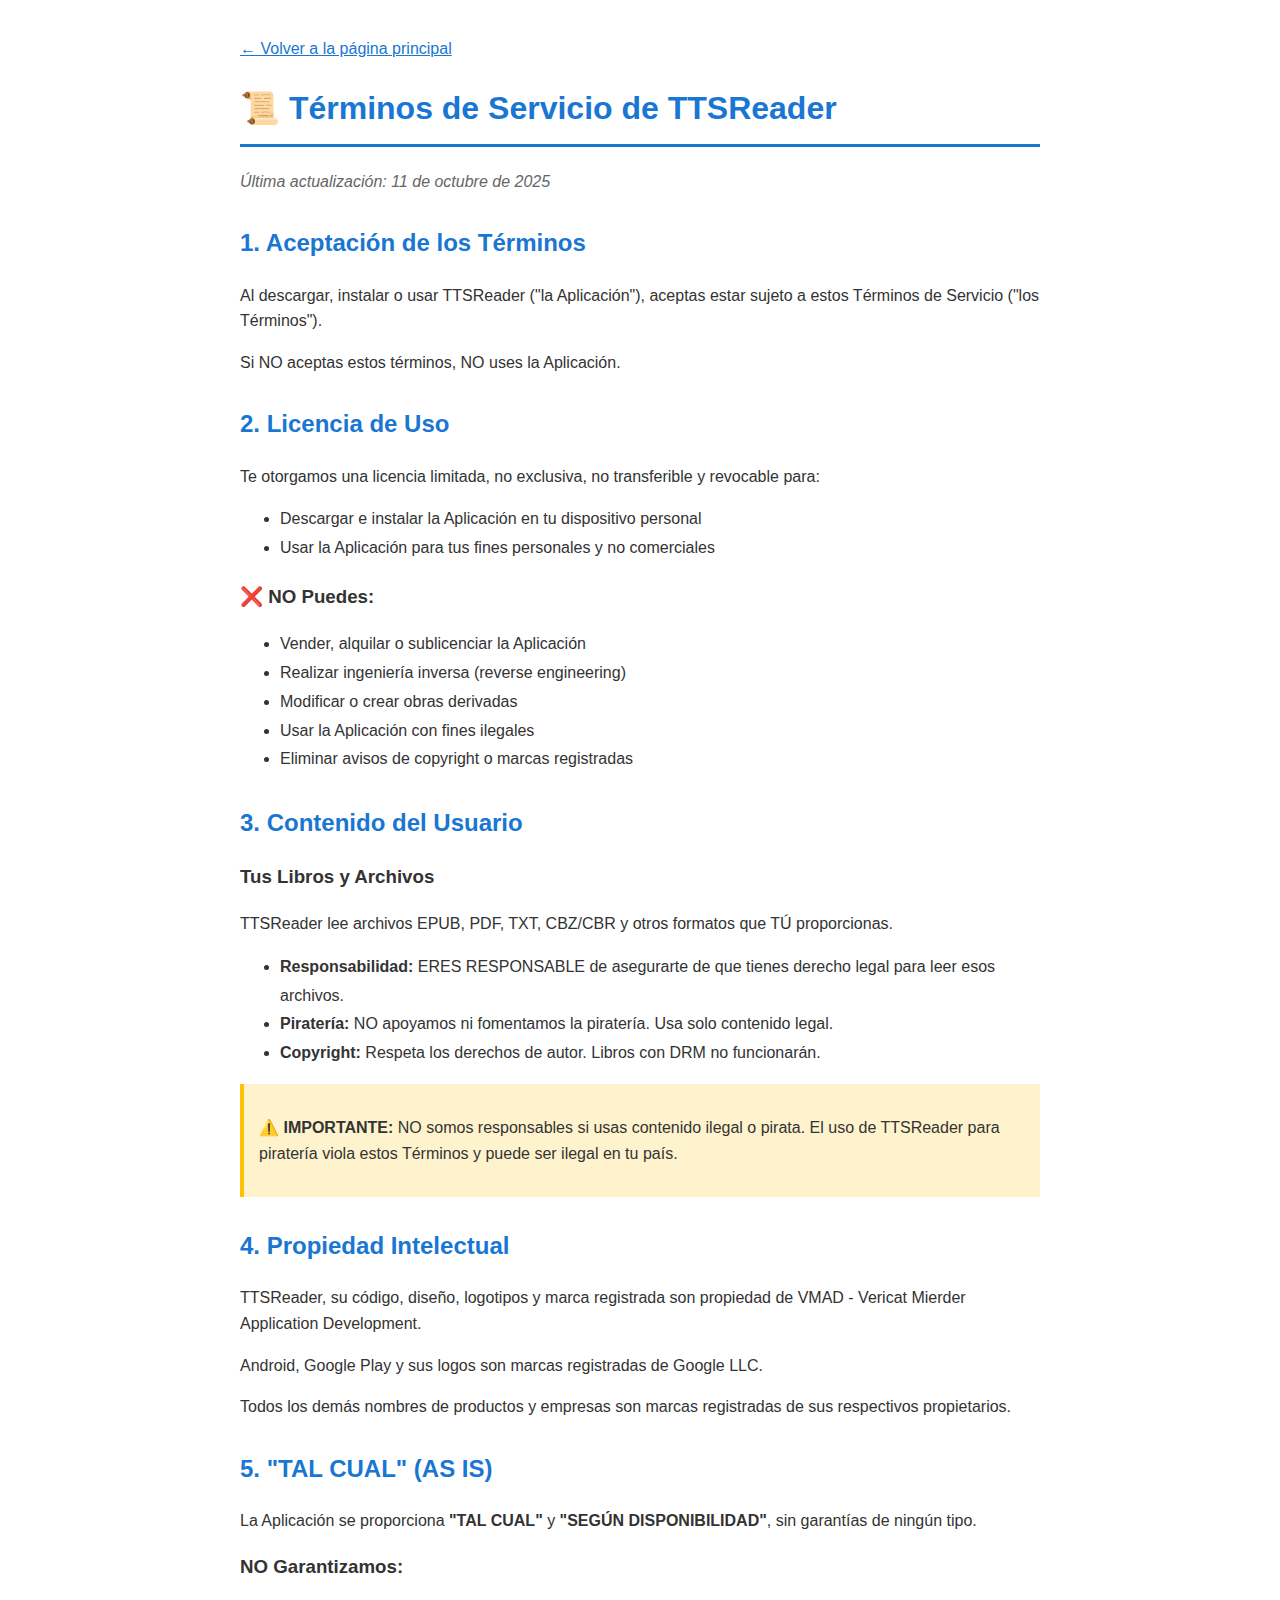
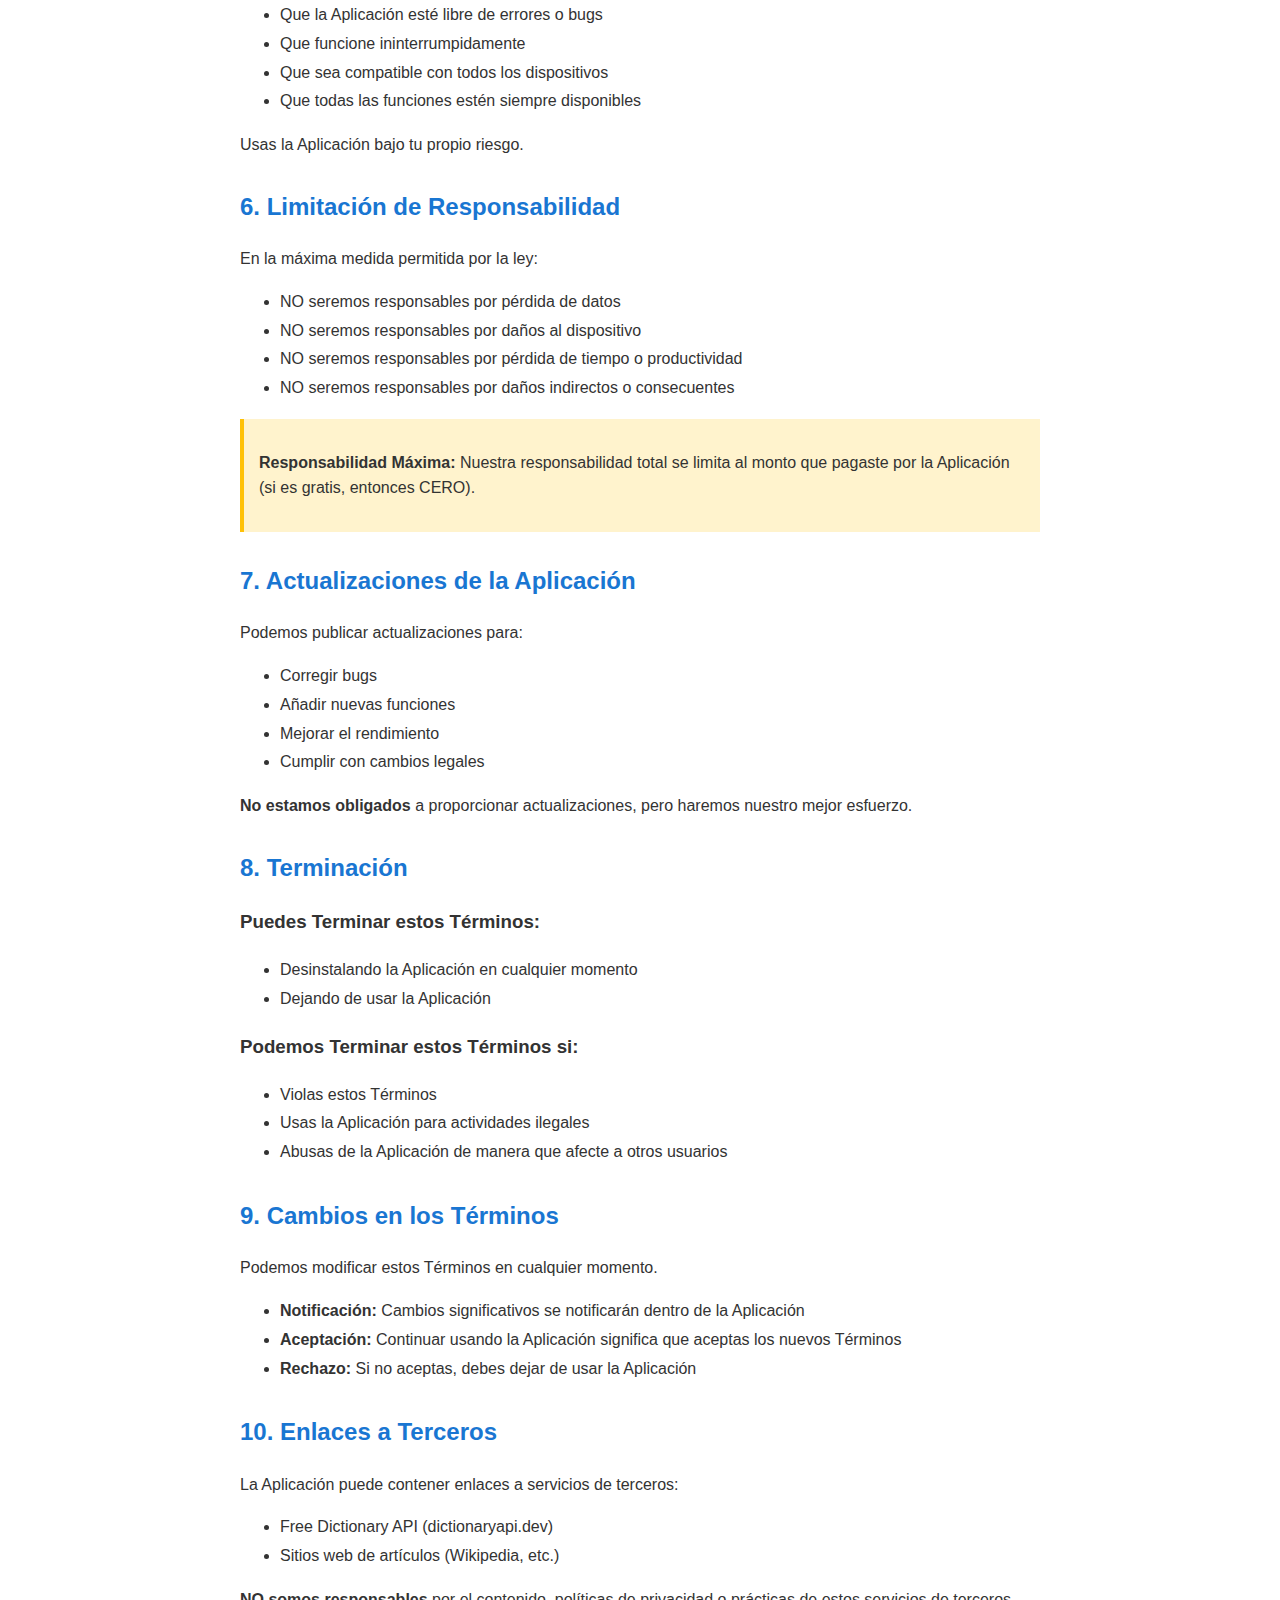
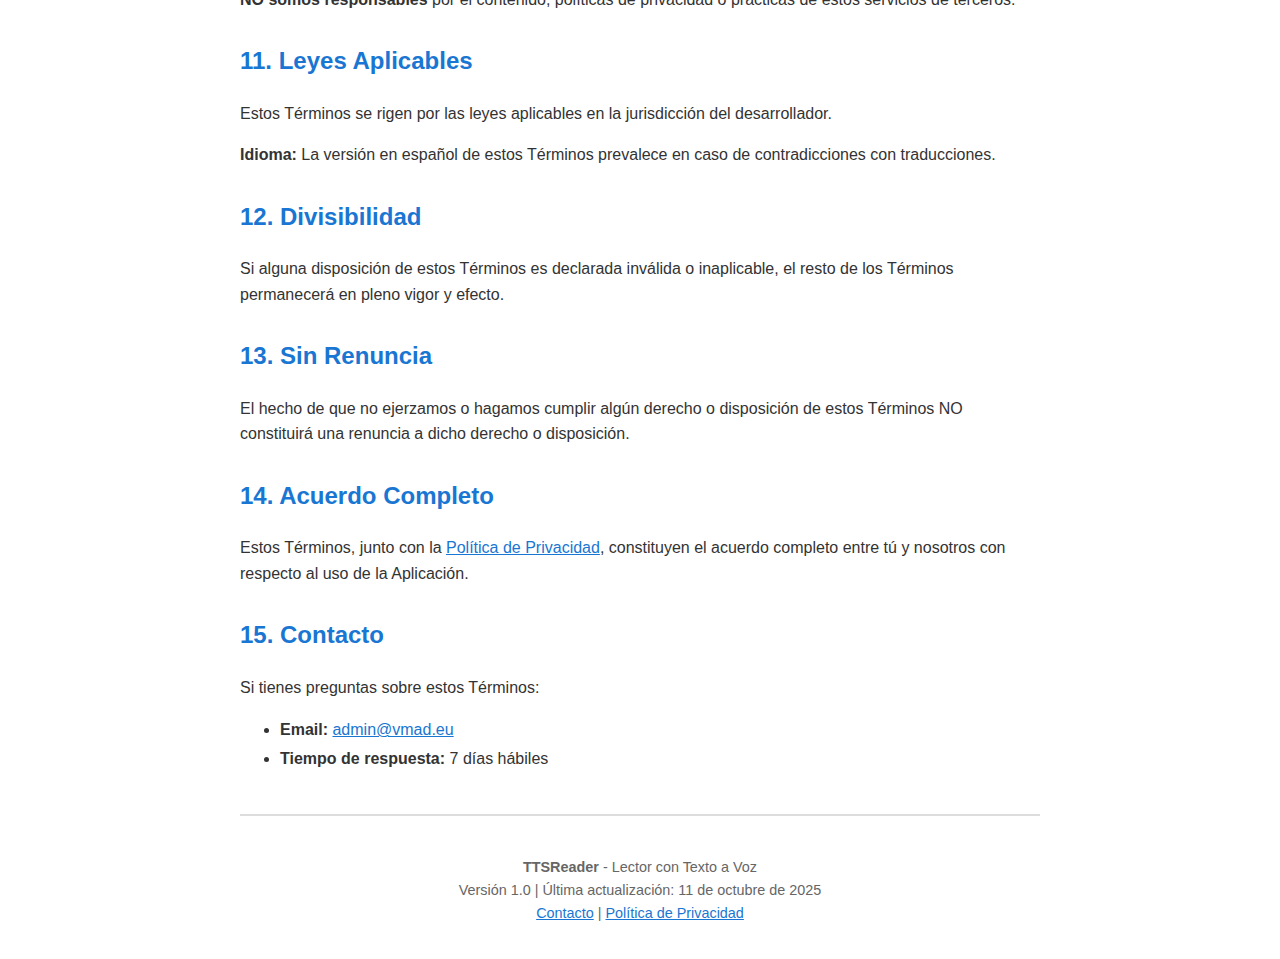
<file: terms_of_service.html>
<!DOCTYPE html>
<html lang="es">
<head>
    <meta charset="UTF-8">
    <meta name="viewport" content="width=device-width, initial-scale=1.0">
    <title>Términos de Servicio - TTSReader</title>
    <style>
        body {
            font-family: -apple-system, BlinkMacSystemFont, 'Segoe UI', Roboto, Arial, sans-serif;
            line-height: 1.6;
            max-width: 800px;
            margin: 0 auto;
            padding: 20px;
            color: #333;
        }
        h1 {
            color: #1976D2;
            border-bottom: 3px solid #1976D2;
            padding-bottom: 10px;
        }
        h2 {
            color: #1976D2;
            margin-top: 30px;
        }
        .section {
            margin-bottom: 30px;
        }
        ul {
            line-height: 1.8;
        }
        .update-date {
            color: #666;
            font-style: italic;
        }
        .important {
            background-color: #FFF3CD;
            border-left: 4px solid #FFC107;
            padding: 15px;
            margin: 15px 0;
        }
        a {
            color: #1976D2;
        }
    </style>
</head>
<body>
    <p style="margin-bottom: 20px;"><a href="index.html">← Volver a la página principal</a></p>
    <h1>📜 Términos de Servicio de TTSReader</h1>
    <p class="update-date">Última actualización: 11 de octubre de 2025</p>

    <div class="section">
        <h2>1. Aceptación de los Términos</h2>
        <p>Al descargar, instalar o usar TTSReader ("la Aplicación"), aceptas estar sujeto a estos Términos de Servicio ("los Términos").</p>
        <p>Si NO aceptas estos términos, NO uses la Aplicación.</p>
    </div>

    <div class="section">
        <h2>2. Licencia de Uso</h2>
        <p>Te otorgamos una licencia limitada, no exclusiva, no transferible y revocable para:</p>
        <ul>
            <li>Descargar e instalar la Aplicación en tu dispositivo personal</li>
            <li>Usar la Aplicación para tus fines personales y no comerciales</li>
        </ul>

        <h3>❌ NO Puedes:</h3>
        <ul>
            <li>Vender, alquilar o sublicenciar la Aplicación</li>
            <li>Realizar ingeniería inversa (reverse engineering)</li>
            <li>Modificar o crear obras derivadas</li>
            <li>Usar la Aplicación con fines ilegales</li>
            <li>Eliminar avisos de copyright o marcas registradas</li>
        </ul>
    </div>

    <div class="section">
        <h2>3. Contenido del Usuario</h2>
        
        <h3>Tus Libros y Archivos</h3>
        <p>TTSReader lee archivos EPUB, PDF, TXT, CBZ/CBR y otros formatos que TÚ proporcionas.</p>
        <ul>
            <li><strong>Responsabilidad:</strong> ERES RESPONSABLE de asegurarte de que tienes derecho legal para leer esos archivos.</li>
            <li><strong>Piratería:</strong> NO apoyamos ni fomentamos la piratería. Usa solo contenido legal.</li>
            <li><strong>Copyright:</strong> Respeta los derechos de autor. Libros con DRM no funcionarán.</li>
        </ul>

        <div class="important">
            <p><strong>⚠️ IMPORTANTE:</strong> NO somos responsables si usas contenido ilegal o pirata. El uso de TTSReader para piratería viola estos Términos y puede ser ilegal en tu país.</p>
        </div>
    </div>

    <div class="section">
        <h2>4. Propiedad Intelectual</h2>
        <p>TTSReader, su código, diseño, logotipos y marca registrada son propiedad de VMAD - Vericat Mierder Application Development.</p>
        <p>Android, Google Play y sus logos son marcas registradas de Google LLC.</p>
        <p>Todos los demás nombres de productos y empresas son marcas registradas de sus respectivos propietarios.</p>
    </div>

    <div class="section">
        <h2>5. "TAL CUAL" (AS IS)</h2>
        <p>La Aplicación se proporciona <strong>"TAL CUAL"</strong> y <strong>"SEGÚN DISPONIBILIDAD"</strong>, sin garantías de ningún tipo.</p>
        
        <h3>NO Garantizamos:</h3>
        <ul>
            <li>Que la Aplicación esté libre de errores o bugs</li>
            <li>Que funcione ininterrumpidamente</li>
            <li>Que sea compatible con todos los dispositivos</li>
            <li>Que todas las funciones estén siempre disponibles</li>
        </ul>

        <p>Usas la Aplicación bajo tu propio riesgo.</p>
    </div>

    <div class="section">
        <h2>6. Limitación de Responsabilidad</h2>
        <p>En la máxima medida permitida por la ley:</p>
        <ul>
            <li>NO seremos responsables por pérdida de datos</li>
            <li>NO seremos responsables por daños al dispositivo</li>
            <li>NO seremos responsables por pérdida de tiempo o productividad</li>
            <li>NO seremos responsables por daños indirectos o consecuentes</li>
        </ul>

        <div class="important">
            <p><strong>Responsabilidad Máxima:</strong> Nuestra responsabilidad total se limita al monto que pagaste por la Aplicación (si es gratis, entonces CERO).</p>
        </div>
    </div>

    <div class="section">
        <h2>7. Actualizaciones de la Aplicación</h2>
        <p>Podemos publicar actualizaciones para:</p>
        <ul>
            <li>Corregir bugs</li>
            <li>Añadir nuevas funciones</li>
            <li>Mejorar el rendimiento</li>
            <li>Cumplir con cambios legales</li>
        </ul>
        <p><strong>No estamos obligados</strong> a proporcionar actualizaciones, pero haremos nuestro mejor esfuerzo.</p>
    </div>

    <div class="section">
        <h2>8. Terminación</h2>
        
        <h3>Puedes Terminar estos Términos:</h3>
        <ul>
            <li>Desinstalando la Aplicación en cualquier momento</li>
            <li>Dejando de usar la Aplicación</li>
        </ul>

        <h3>Podemos Terminar estos Términos si:</h3>
        <ul>
            <li>Violas estos Términos</li>
            <li>Usas la Aplicación para actividades ilegales</li>
            <li>Abusas de la Aplicación de manera que afecte a otros usuarios</li>
        </ul>
    </div>

    <div class="section">
        <h2>9. Cambios en los Términos</h2>
        <p>Podemos modificar estos Términos en cualquier momento.</p>
        <ul>
            <li><strong>Notificación:</strong> Cambios significativos se notificarán dentro de la Aplicación</li>
            <li><strong>Aceptación:</strong> Continuar usando la Aplicación significa que aceptas los nuevos Términos</li>
            <li><strong>Rechazo:</strong> Si no aceptas, debes dejar de usar la Aplicación</li>
        </ul>
    </div>

    <div class="section">
        <h2>10. Enlaces a Terceros</h2>
        <p>La Aplicación puede contener enlaces a servicios de terceros:</p>
        <ul>
            <li>Free Dictionary API (dictionaryapi.dev)</li>
            <li>Sitios web de artículos (Wikipedia, etc.)</li>
        </ul>
        <p><strong>NO somos responsables</strong> por el contenido, políticas de privacidad o prácticas de estos servicios de terceros.</p>
    </div>

    <div class="section">
        <h2>11. Leyes Aplicables</h2>
        <p>Estos Términos se rigen por las leyes aplicables en la jurisdicción del desarrollador.</p>
        <p><strong>Idioma:</strong> La versión en español de estos Términos prevalece en caso de contradicciones con traducciones.</p>
    </div>

    <div class="section">
        <h2>12. Divisibilidad</h2>
        <p>Si alguna disposición de estos Términos es declarada inválida o inaplicable, el resto de los Términos permanecerá en pleno vigor y efecto.</p>
    </div>

    <div class="section">
        <h2>13. Sin Renuncia</h2>
        <p>El hecho de que no ejerzamos o hagamos cumplir algún derecho o disposición de estos Términos NO constituirá una renuncia a dicho derecho o disposición.</p>
    </div>

    <div class="section">
        <h2>14. Acuerdo Completo</h2>
        <p>Estos Términos, junto con la <a href="privacy_policy.html">Política de Privacidad</a>, constituyen el acuerdo completo entre tú y nosotros con respecto al uso de la Aplicación.</p>
    </div>

    <div class="section">
        <h2>15. Contacto</h2>
        <p>Si tienes preguntas sobre estos Términos:</p>
        <ul>
            <li><strong>Email:</strong> <a href="mailto:admin@vmad.eu">admin@vmad.eu</a></li>
            <li><strong>Tiempo de respuesta:</strong> 7 días hábiles</li>
        </ul>
    </div>

    <hr style="margin: 40px 0; border: none; border-top: 2px solid #ddd;">
    
    <p style="text-align: center; color: #666; font-size: 0.9em;">
        <strong>TTSReader</strong> - Lector con Texto a Voz<br>
        Versión 1.0 | Última actualización: 11 de octubre de 2025<br>
        <a href="mailto:admin@vmad.eu">Contacto</a> | 
        <a href="privacy_policy.html">Política de Privacidad</a>
    </p>
</body>
</html>
</file>
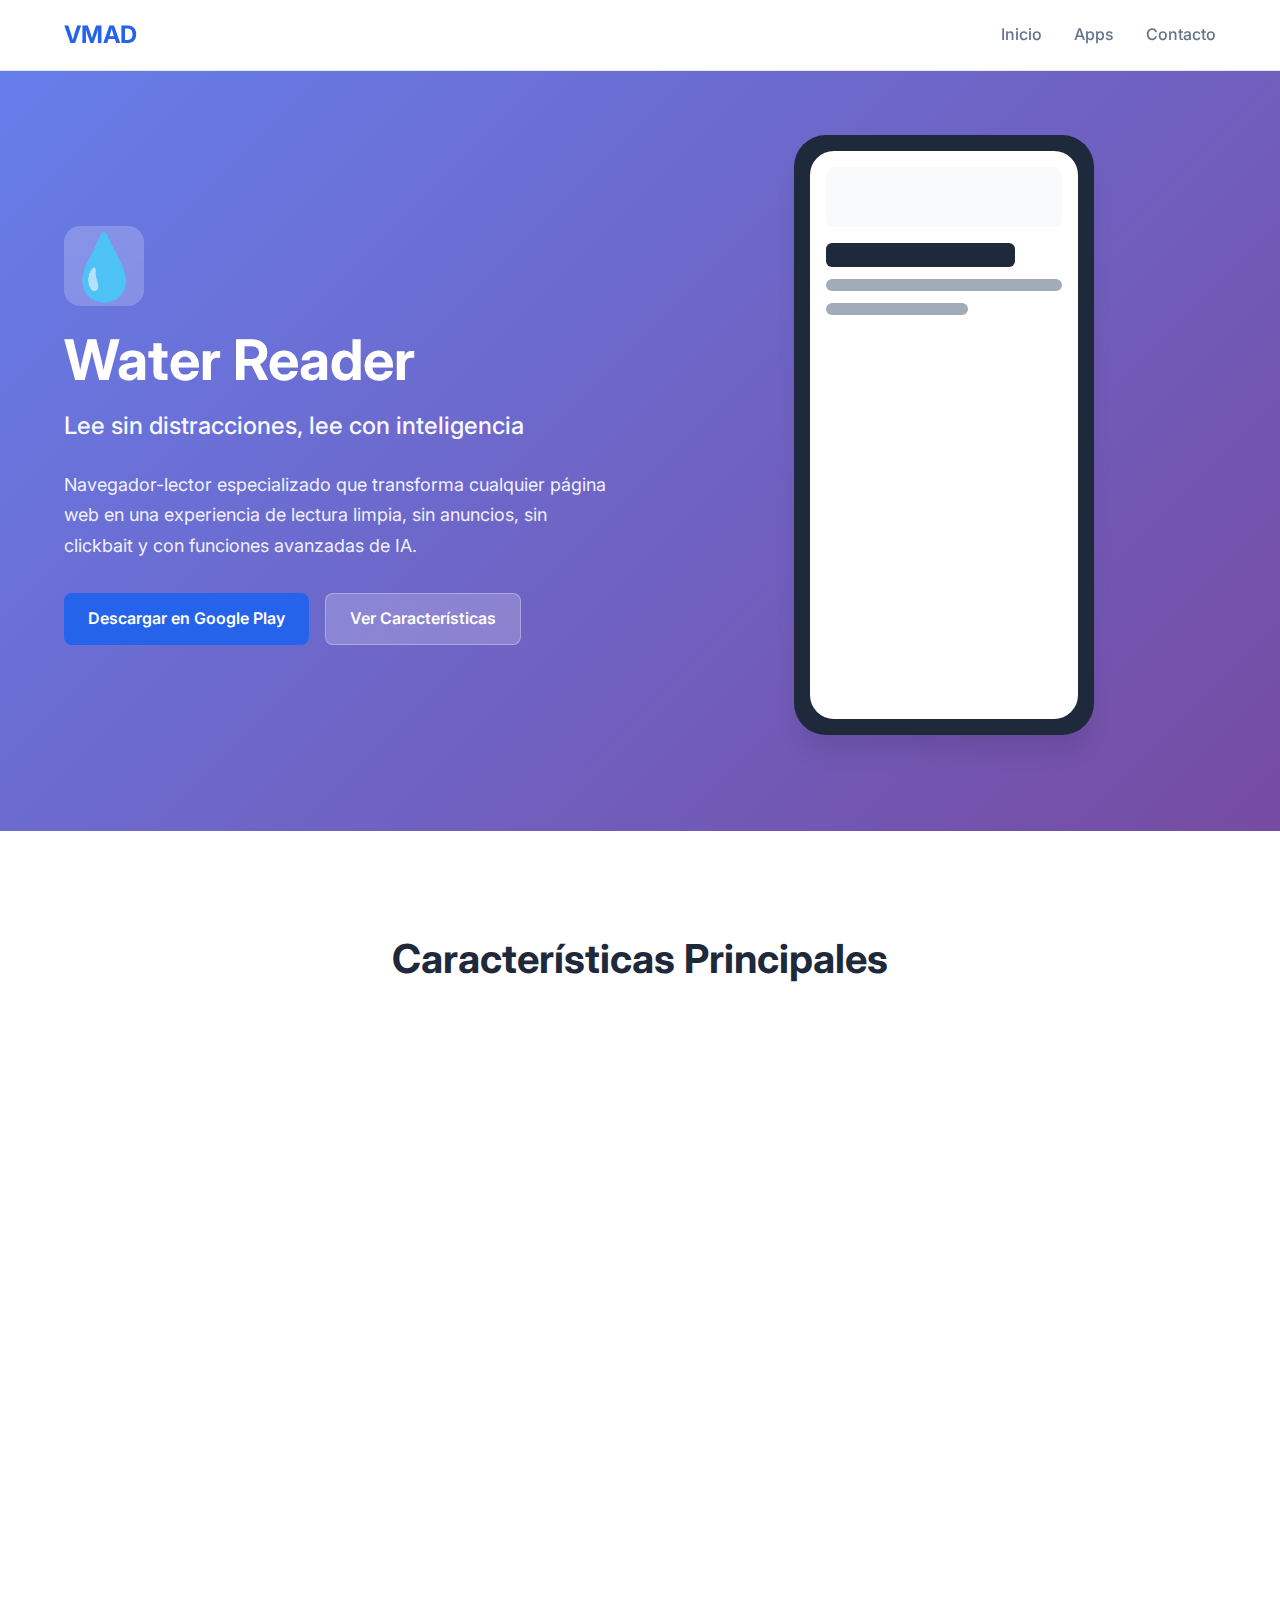
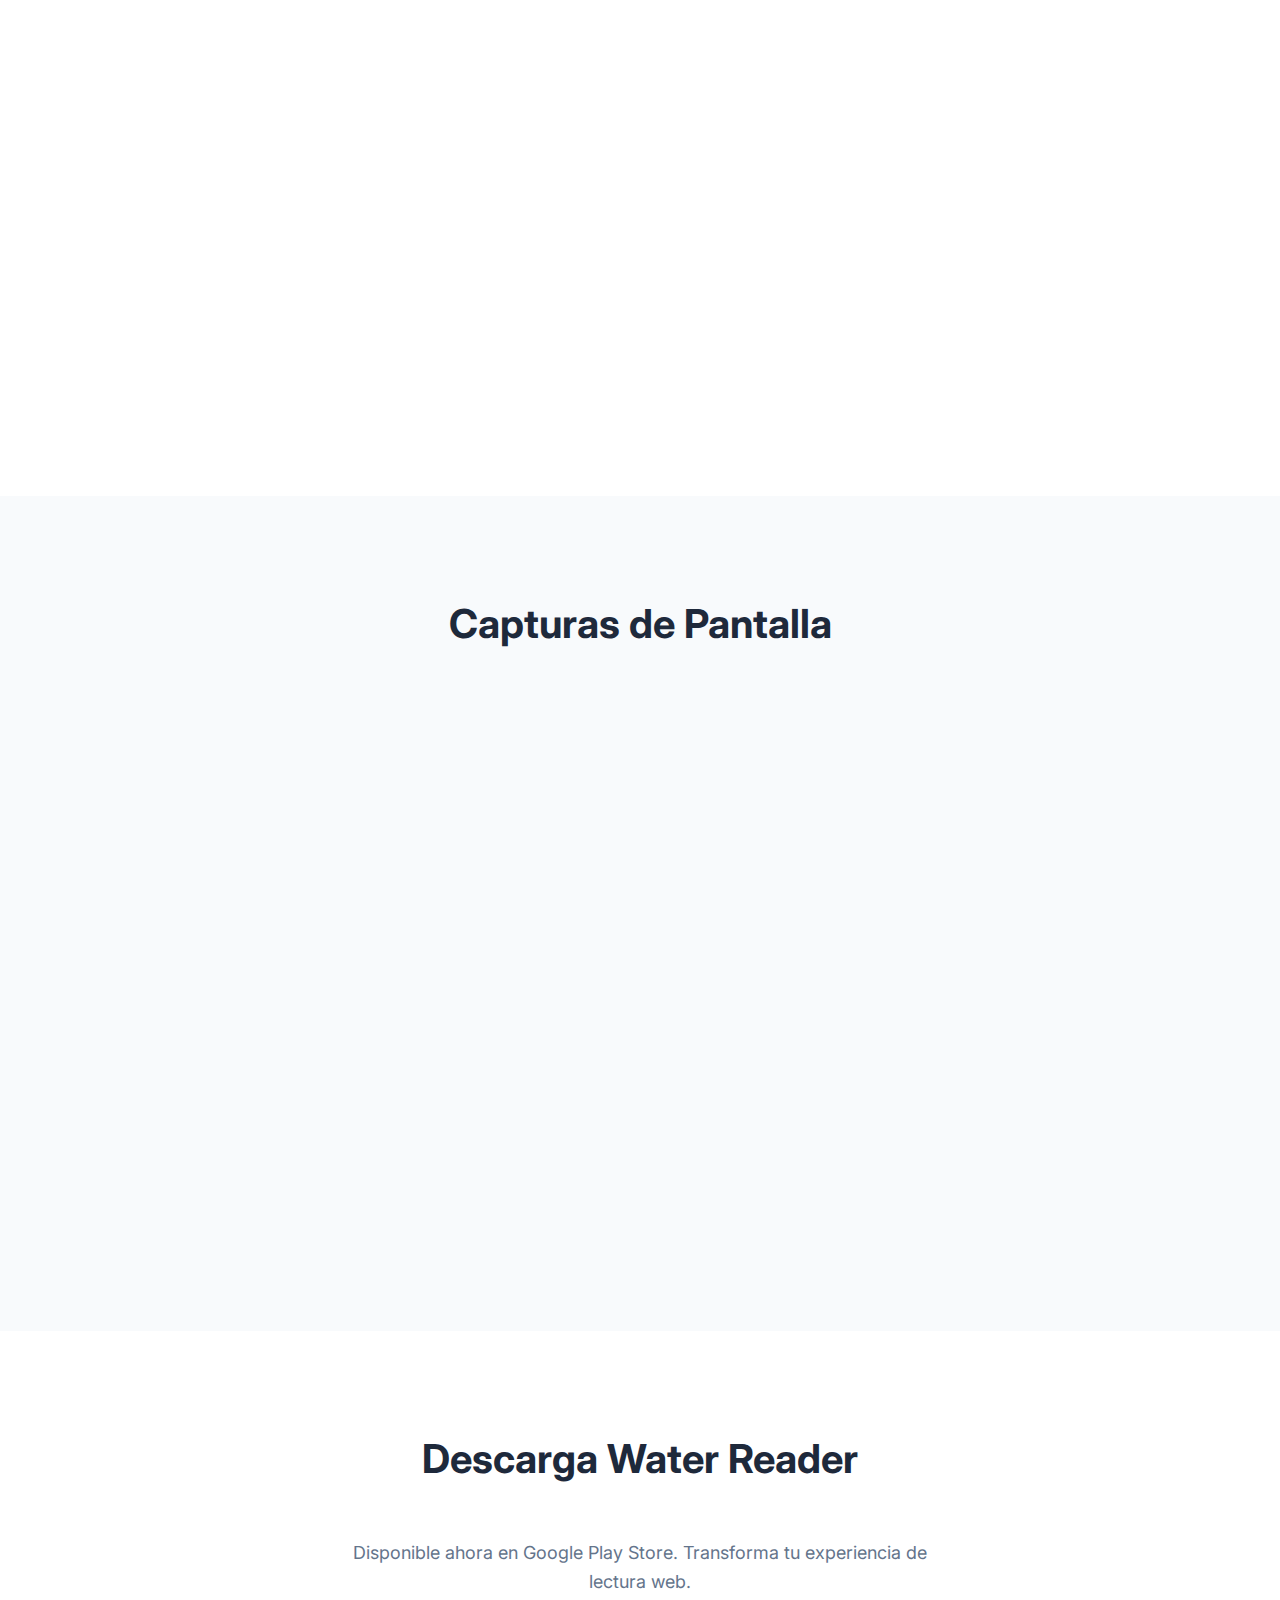
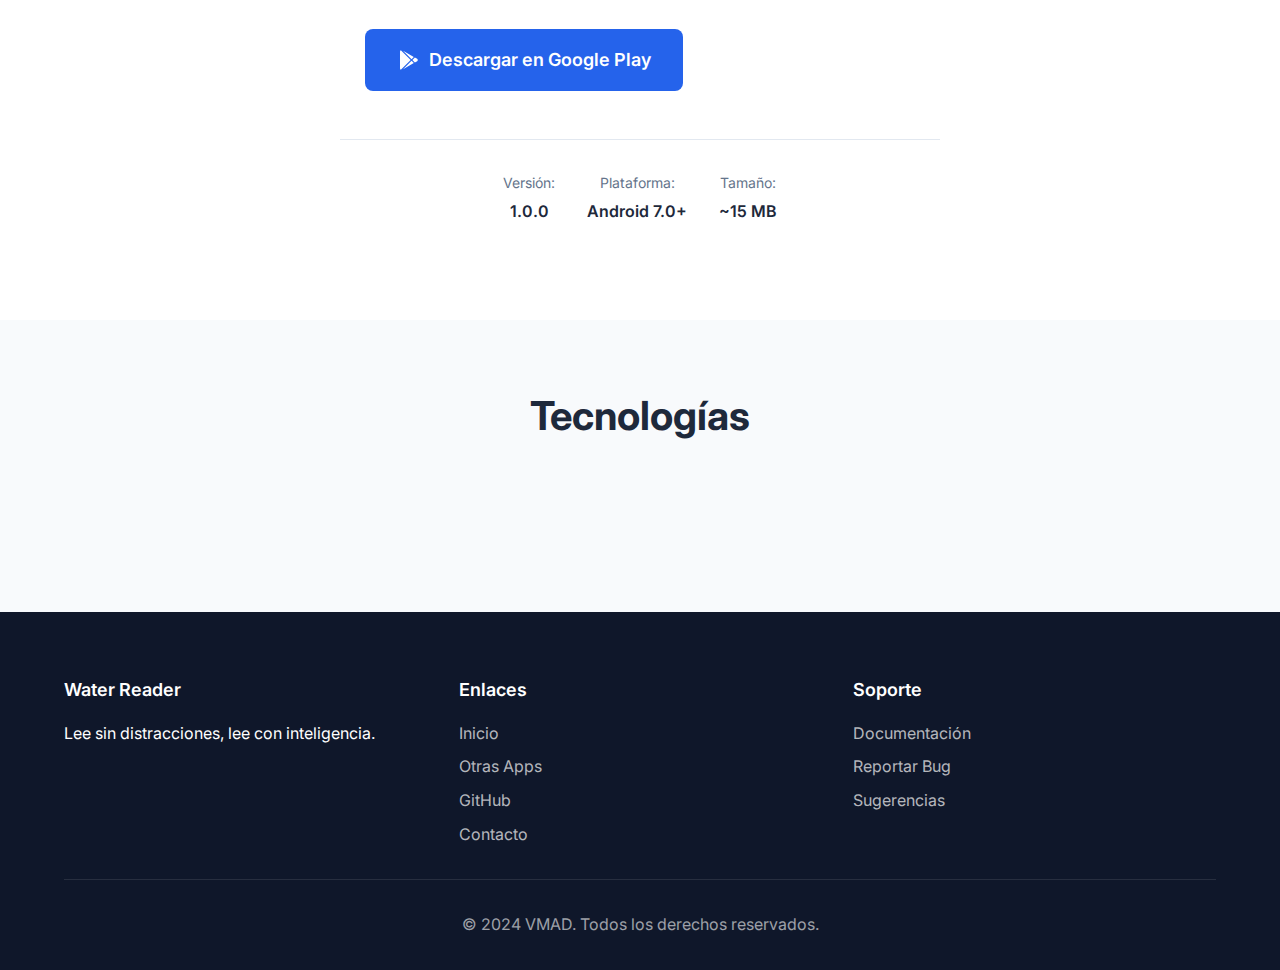
<file: waterreader.html>
<!DOCTYPE html>
<html lang="es">
<head>
    <meta charset="UTF-8">
    <meta name="viewport" content="width=device-width, initial-scale=1.0">
    <meta name="description" content="Water Reader - Navegador-lector Android que limpia cualquier página web, elimina anuncios y ofrece lectura sin distracciones con IA integrada.">
    <meta name="keywords" content="Water Reader, lector web, Android, lectura limpia, sin anuncios, clickbait, IA lectura">
    <meta name="author" content="VMAD">
    <title>Water Reader - VMAD</title>
    <link rel="stylesheet" href="water-reader.css">
    <link rel="preconnect" href="https://fonts.googleapis.com">
    <link rel="preconnect" href="https://fonts.gstatic.com" crossorigin>
    <link href="https://fonts.googleapis.com/css2?family=Inter:wght@300;400;500;600;700&display=swap" rel="stylesheet">
</head>
<body>
    <!-- Header -->
    <header class="header">
        <nav class="nav">
            <div class="nav-container">
                <a href="/" class="logo">VMAD</a>
                <ul class="nav-links">
                    <li><a href="/">Inicio</a></li>
                    <li><a href="/#apps">Apps</a></li>
                    <li><a href="/#contacto">Contacto</a></li>
                </ul>
            </div>
        </nav>
    </header>

    <!-- Hero Section -->
    <section class="hero">
        <div class="hero-container">
            <div class="hero-content">
                <div class="app-icon">
                    <div class="icon-placeholder">💧</div>
                </div>
                <h1 class="hero-title">Water Reader</h1>
                <p class="hero-subtitle">Lee sin distracciones, lee con inteligencia</p>
                <p class="hero-description">
                    Navegador-lector especializado que transforma cualquier página web en una experiencia de lectura limpia, 
                    sin anuncios, sin clickbait y con funciones avanzadas de IA.
                </p>
                <div class="hero-buttons">
                    <a href="#descargar" class="btn btn-primary">Descargar en Google Play</a>
                    <a href="#caracteristicas" class="btn btn-secondary">Ver Características</a>
                </div>
            </div>
            <div class="hero-image">
                <div class="phone-mockup">
                    <div class="phone-screen">
                        <div class="screen-content">
                            <div class="mockup-header"></div>
                            <div class="mockup-article">
                                <div class="mockup-title"></div>
                                <div class="mockup-text"></div>
                                <div class="mockup-text short"></div>
                            </div>
                        </div>
                    </div>
                </div>
            </div>
        </div>
    </section>

    <!-- Features Section -->
    <section id="caracteristicas" class="features">
        <div class="container">
            <h2 class="section-title">Características Principales</h2>
            <div class="features-grid">
                <div class="feature-card">
                    <div class="feature-icon">🛡️</div>
                    <h3 class="feature-title">Anti-spam / Anticlickbait</h3>
                    <p class="feature-description">
                        Análisis automático de calidad (0-10), detección de clickbait mediante reglas y ML ligero, 
                        y función "Desclickbait" que reescribe títulos manipulativos.
                    </p>
                </div>
                <div class="feature-card">
                    <div class="feature-icon">✨</div>
                    <h3 class="feature-title">Super Limpieza 2.0</h3>
                    <p class="feature-description">
                        Eliminación automática de anuncios, pop-ups, scripts y comentarios. 
                        Detección inteligente del contenido principal con opciones configurables.
                    </p>
                </div>
                <div class="feature-card">
                    <div class="feature-icon">🎨</div>
                    <h3 class="feature-title">Personalización Avanzada</h3>
                    <p class="feature-description">
                        Control total de tipografía, múltiples fuentes (Inter, Georgia, OpenDyslexic), 
                        10 temas predefinidos y modo concentración.
                    </p>
                </div>
                <div class="feature-card">
                    <div class="feature-icon">🤖</div>
                    <h3 class="feature-title">IA Integrada</h3>
                    <p class="feature-description">
                        Resumen automático, extracción de puntos clave, explicaciones simplificadas y técnicas, 
                        preguntas y respuestas, y generación automática de notas.
                    </p>
                </div>
                <div class="feature-card">
                    <div class="feature-icon">🔊</div>
                    <h3 class="feature-title">Lectura por Voz (TTS)</h3>
                    <p class="feature-description">
                        Velocidad ajustable, resaltado sincronizado del texto y modo audiolibro 
                        para una experiencia de lectura completa.
                    </p>
                </div>
                <div class="feature-card">
                    <div class="feature-icon">🔒</div>
                    <h3 class="feature-title">Privacidad Total</h3>
                    <p class="feature-description">
                        Procesamiento completamente local, no almacena URLs ni contenido, 
                        y lista negra local de dominios peligrosos.
                    </p>
                </div>
                <div class="feature-card">
                    <div class="feature-icon">📱</div>
                    <h3 class="feature-title">Modo Offline</h3>
                    <p class="feature-description">
                        Guarda artículos para lectura sin conexión y exporta a PDF, Markdown o texto plano 
                        para compartir o archivar.
                    </p>
                </div>
                <div class="feature-card">
                    <div class="feature-icon">⚡</div>
                    <h3 class="feature-title">Rápido y Eficiente</h3>
                    <p class="feature-description">
                        Arquitectura optimizada con Clean Architecture, procesamiento asíncrono 
                        y experiencia de usuario fluida.
                    </p>
                </div>
            </div>
        </div>
    </section>

    <!-- Screenshots Section -->
    <section class="screenshots">
        <div class="container">
            <h2 class="section-title">Capturas de Pantalla</h2>
            <div class="screenshots-grid">
                <div class="screenshot-item">
                    <div class="screenshot-placeholder">
                        <span>Pantalla Principal</span>
                    </div>
                    <p class="screenshot-caption">Interfaz principal con entrada de URL</p>
                </div>
                <div class="screenshot-item">
                    <div class="screenshot-placeholder">
                        <span>Modo Lectura</span>
                    </div>
                    <p class="screenshot-caption">Vista de lectura limpia y personalizable</p>
                </div>
                <div class="screenshot-item">
                    <div class="screenshot-placeholder">
                        <span>Análisis IA</span>
                    </div>
                    <p class="screenshot-caption">Análisis inteligente del contenido</p>
                </div>
                <div class="screenshot-item">
                    <div class="screenshot-placeholder">
                        <span>Configuración</span>
                    </div>
                    <p class="screenshot-caption">Personalización avanzada de temas y tipografía</p>
                </div>
            </div>
        </div>
    </section>

    <!-- Download Section -->
    <section id="descargar" class="download">
        <div class="container">
            <div class="download-content">
                <h2 class="section-title">Descarga Water Reader</h2>
                <p class="download-description">
                    Disponible ahora en Google Play Store. Transforma tu experiencia de lectura web.
                </p>
                <div class="download-buttons">
                    <a href="#" class="btn btn-primary btn-large">
                        <svg width="24" height="24" viewBox="0 0 24 24" fill="currentColor">
                            <path d="M3,20.5V3.5C3,2.91 3.34,2.39 3.84,2.15L13.69,12L3.84,21.85C3.34,21.6 3,21.09 3,20.5M16.81,15.12L6.05,21.34L14.54,12.85L16.81,15.12M20.16,10.81C20.5,11.08 20.75,11.5 20.75,12C20.75,12.5 20.53,12.9 20.18,13.18L17.89,14.5L15.39,12L17.89,9.5L20.16,10.81M6.05,2.66L16.81,8.88L14.54,11.15L6.05,2.66Z"/>
                        </svg>
                        Descargar en Google Play
                    </a>
                    <a href="https://github.com" class="btn btn-secondary btn-large" target="_blank">
                        <svg width="24" height="24" viewBox="0 0 24 24" fill="currentColor">
                            <path d="M12,2A10,10 0 0,0 2,12C2,16.42 4.87,20.17 8.84,21.5C9.34,21.58 9.5,21.27 9.5,21C9.5,20.77 9.5,20.14 9.5,19.31C6.73,19.91 6.14,17.97 6.14,17.97C5.68,16.81 5.03,16.5 5.03,16.5C4.12,15.88 5.1,15.9 5.1,15.9C6.1,15.97 6.63,16.93 6.63,16.93C7.5,18.45 8.97,18 9.54,17.76C9.63,17.11 9.89,16.67 10.17,16.42C7.95,16.17 5.62,15.31 5.62,11.5C5.62,10.39 6,9.5 6.65,8.79C6.55,8.54 6.2,7.5 6.75,6.15C6.75,6.15 7.59,5.88 9.5,7.17C10.29,6.95 11.15,6.84 12,6.84C12.85,6.84 13.71,6.95 14.5,7.17C16.41,5.88 17.25,6.15 17.25,6.15C17.8,7.5 17.45,8.54 17.35,8.79C18,9.5 18.38,10.39 18.38,11.5C18.38,15.32 16.04,16.16 13.81,16.41C14.17,16.72 14.5,17.33 14.5,18.26C14.5,19.6 14.5,20.68 14.5,21C14.5,21.27 14.66,21.59 15.16,21.5C19.13,20.17 22,16.42 22,12A10,10 0 0,0 12,2Z"/>
                        </svg>
                        Ver en GitHub
                    </a>
                </div>
                <div class="app-info">
                    <div class="info-item">
                        <span class="info-label">Versión:</span>
                        <span class="info-value">1.0.0</span>
                    </div>
                    <div class="info-item">
                        <span class="info-label">Plataforma:</span>
                        <span class="info-value">Android 7.0+</span>
                    </div>
                    <div class="info-item">
                        <span class="info-label">Tamaño:</span>
                        <span class="info-value">~15 MB</span>
                    </div>
                </div>
            </div>
        </div>
    </section>

    <!-- Tech Stack Section -->
    <section class="tech">
        <div class="container">
            <h2 class="section-title">Tecnologías</h2>
            <div class="tech-grid">
                <div class="tech-item">Kotlin</div>
                <div class="tech-item">Jetpack Compose</div>
                <div class="tech-item">Clean Architecture</div>
                <div class="tech-item">MVVM</div>
                <div class="tech-item">Jsoup</div>
                <div class="tech-item">OkHttp</div>
                <div class="tech-item">Room</div>
                <div class="tech-item">Coroutines</div>
            </div>
        </div>
    </section>

    <!-- Footer -->
    <footer class="footer">
        <div class="container">
            <div class="footer-content">
                <div class="footer-section">
                    <h3 class="footer-title">Water Reader</h3>
                    <p>Lee sin distracciones, lee con inteligencia.</p>
                </div>
                <div class="footer-section">
                    <h3 class="footer-title">Enlaces</h3>
                    <ul class="footer-links">
                        <li><a href="/">Inicio</a></li>
                        <li><a href="/#apps">Otras Apps</a></li>
                        <li><a href="https://github.com" target="_blank">GitHub</a></li>
                        <li><a href="/#contacto">Contacto</a></li>
                    </ul>
                </div>
                <div class="footer-section">
                    <h3 class="footer-title">Soporte</h3>
                    <ul class="footer-links">
                        <li><a href="#">Documentación</a></li>
                        <li><a href="#">Reportar Bug</a></li>
                        <li><a href="#">Sugerencias</a></li>
                    </ul>
                </div>
            </div>
            <div class="footer-bottom">
                <p>&copy; 2024 VMAD. Todos los derechos reservados.</p>
            </div>
        </div>
    </footer>

    <script src="water-reader.js"></script>
</body>
</html>
</file>
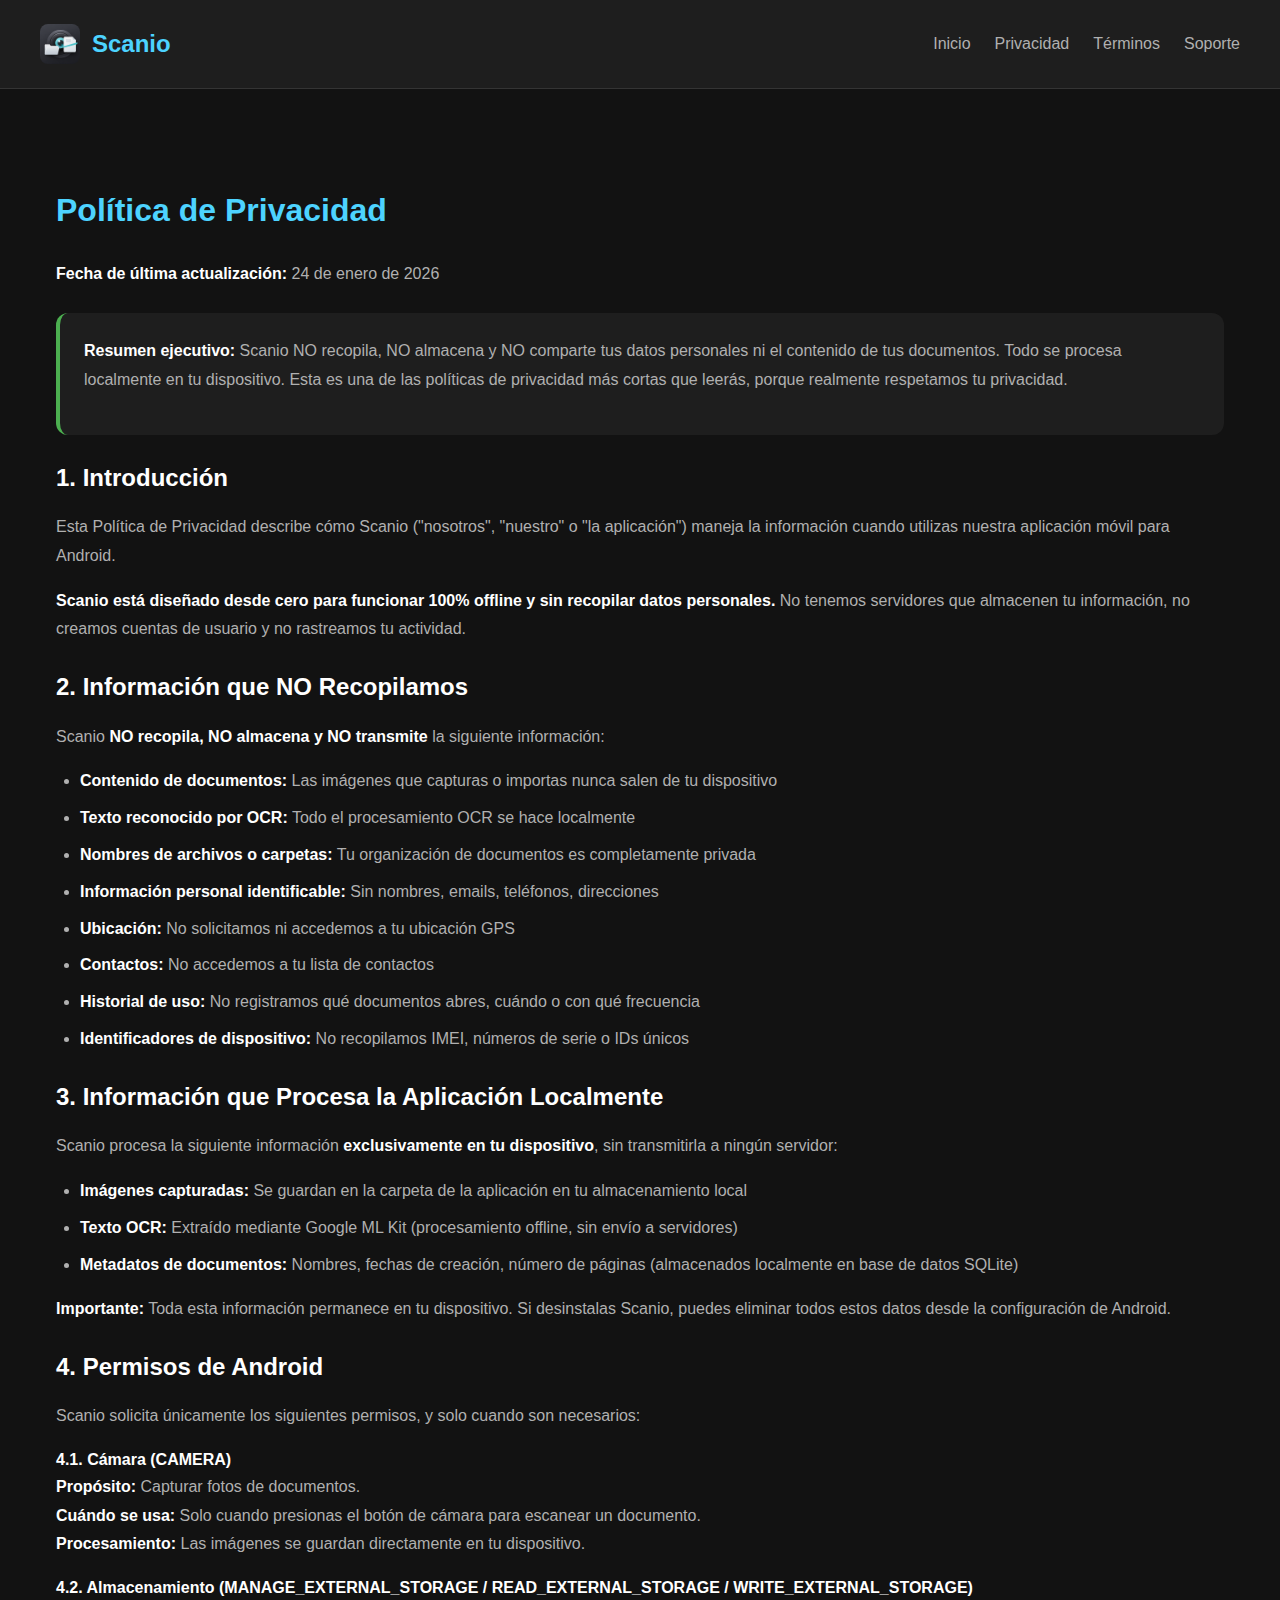
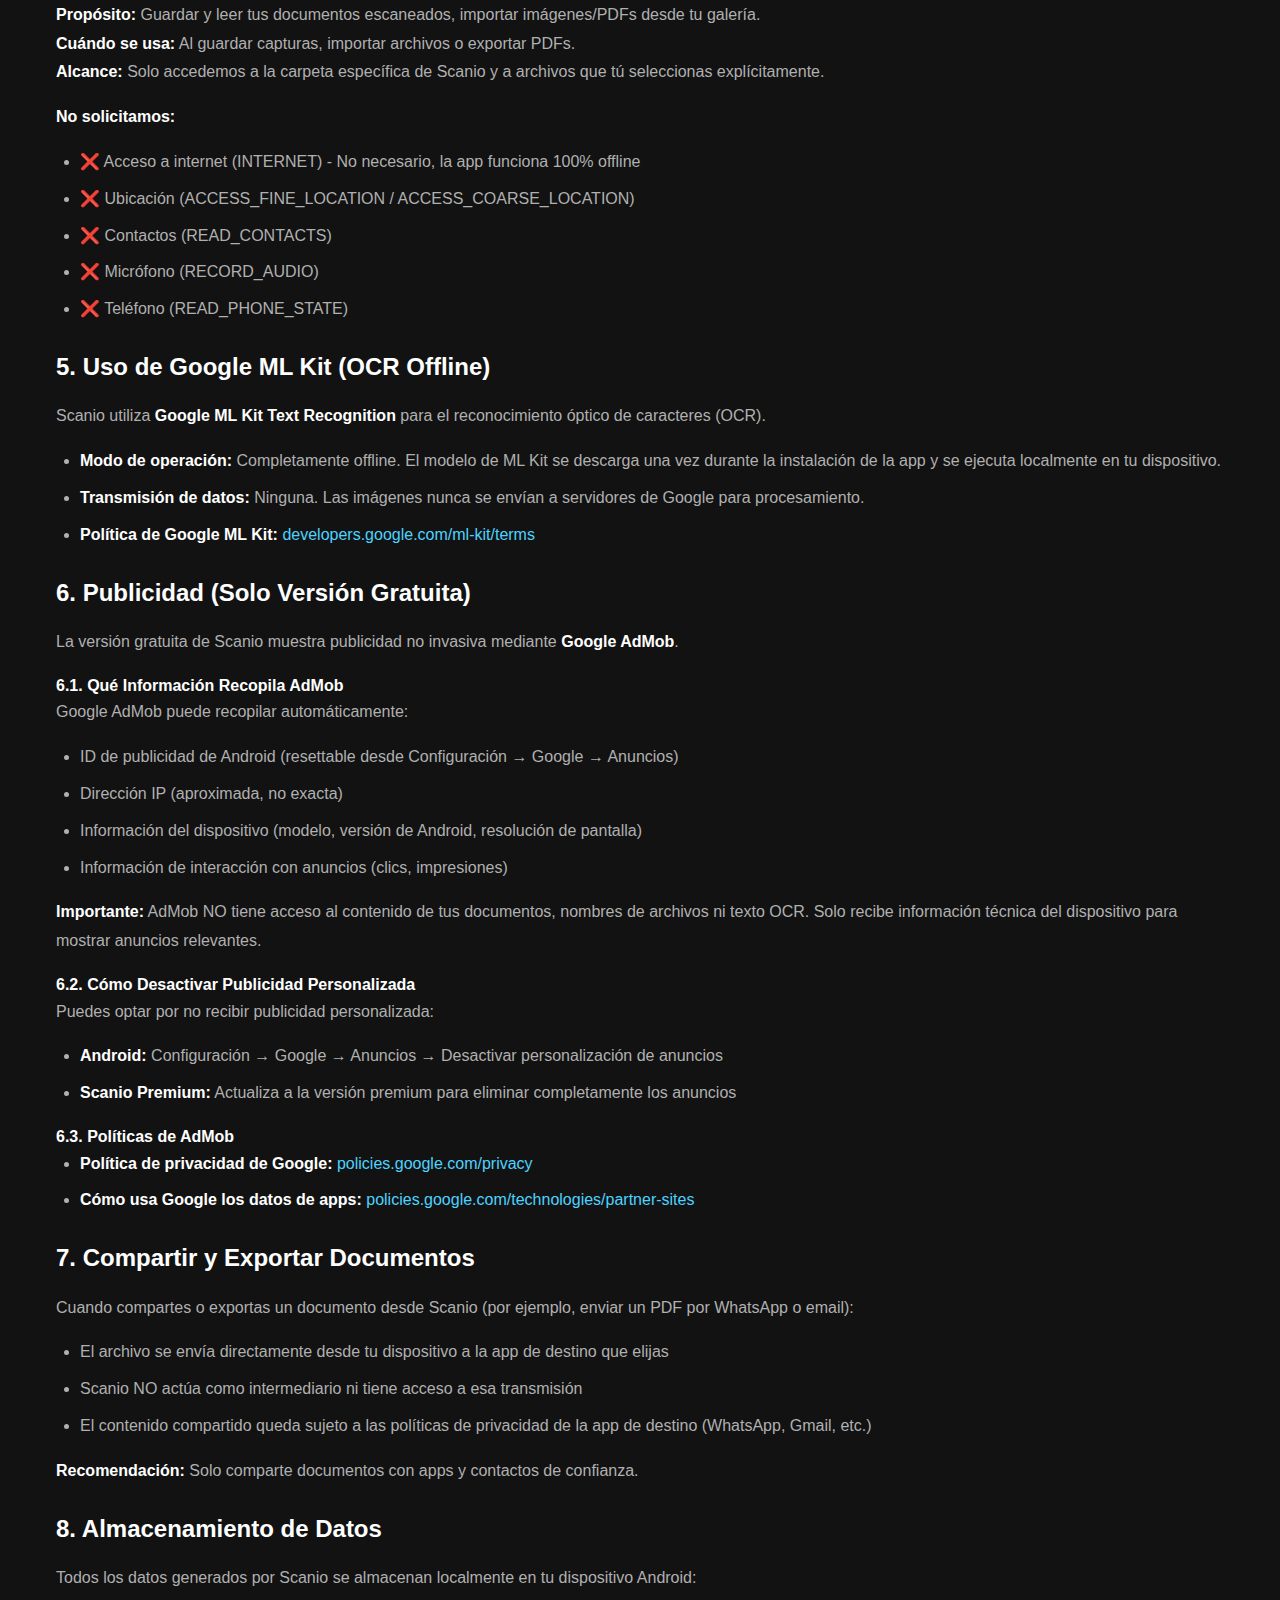
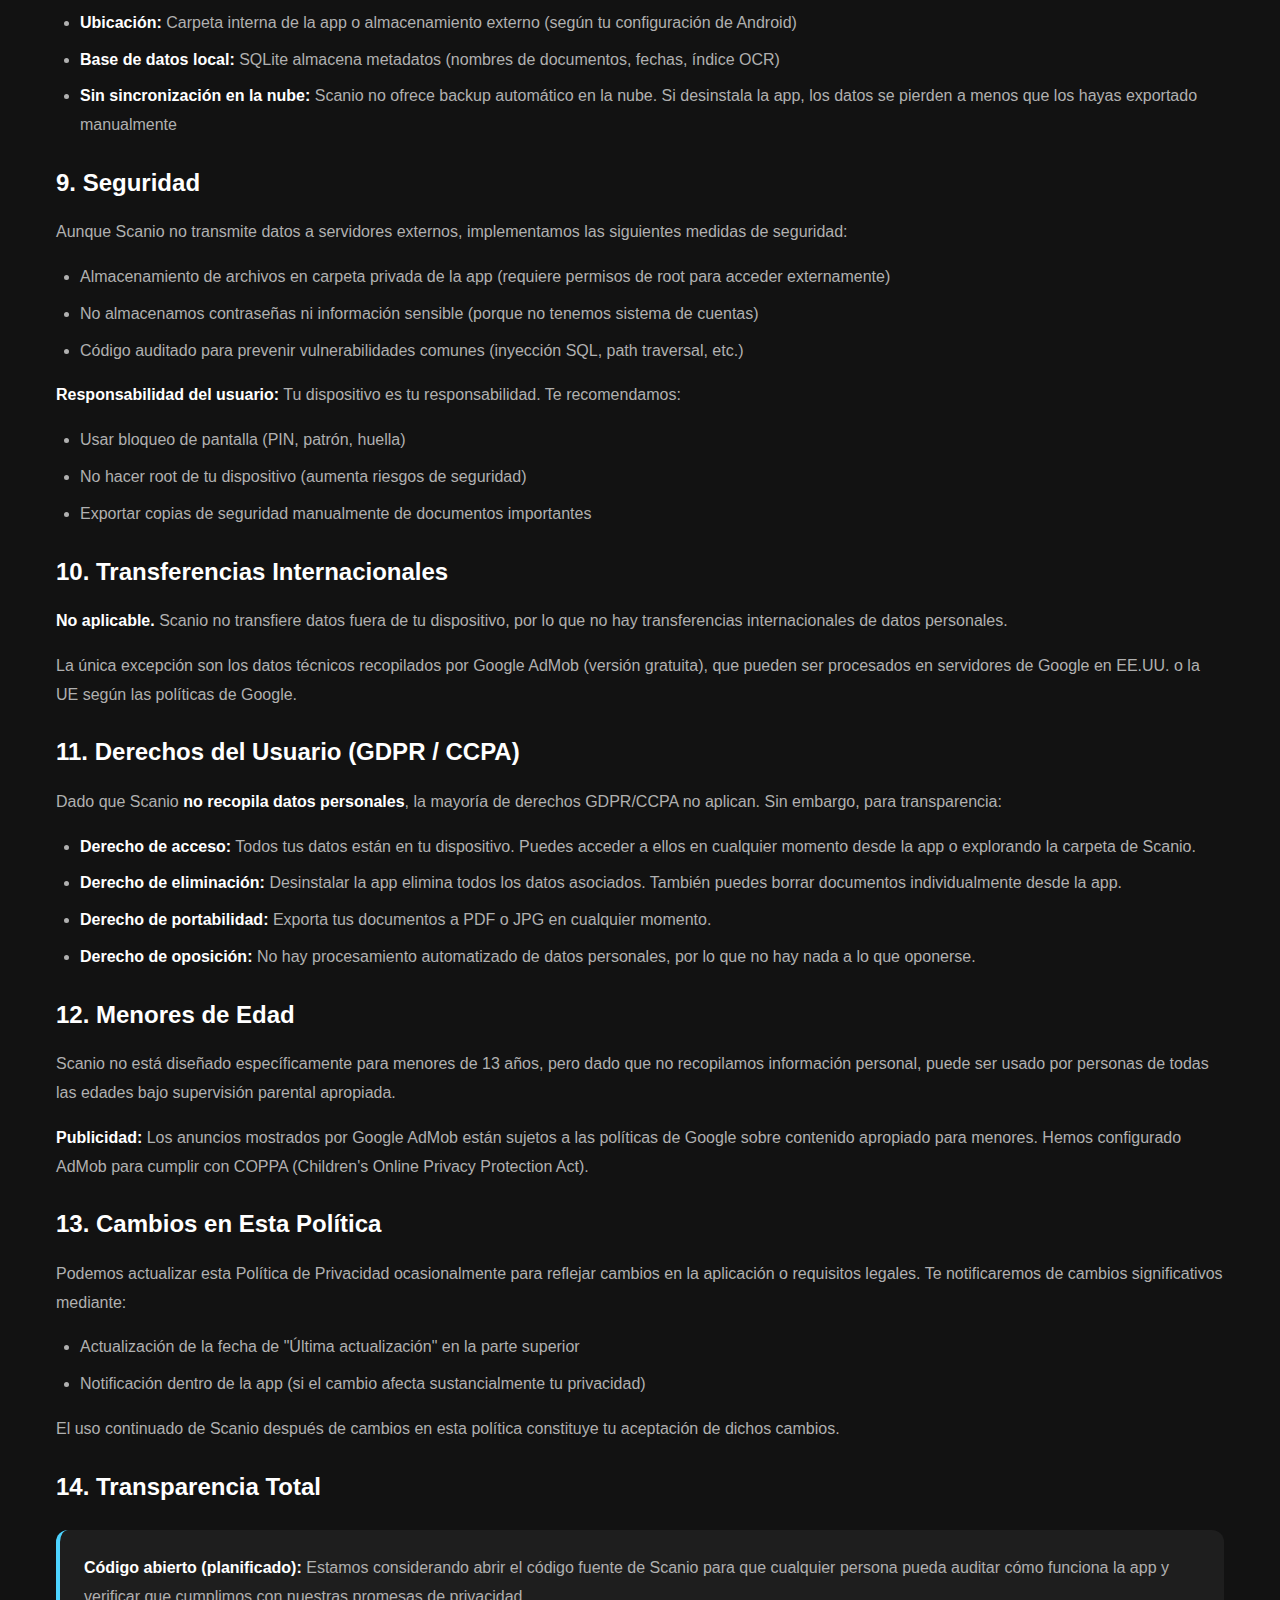
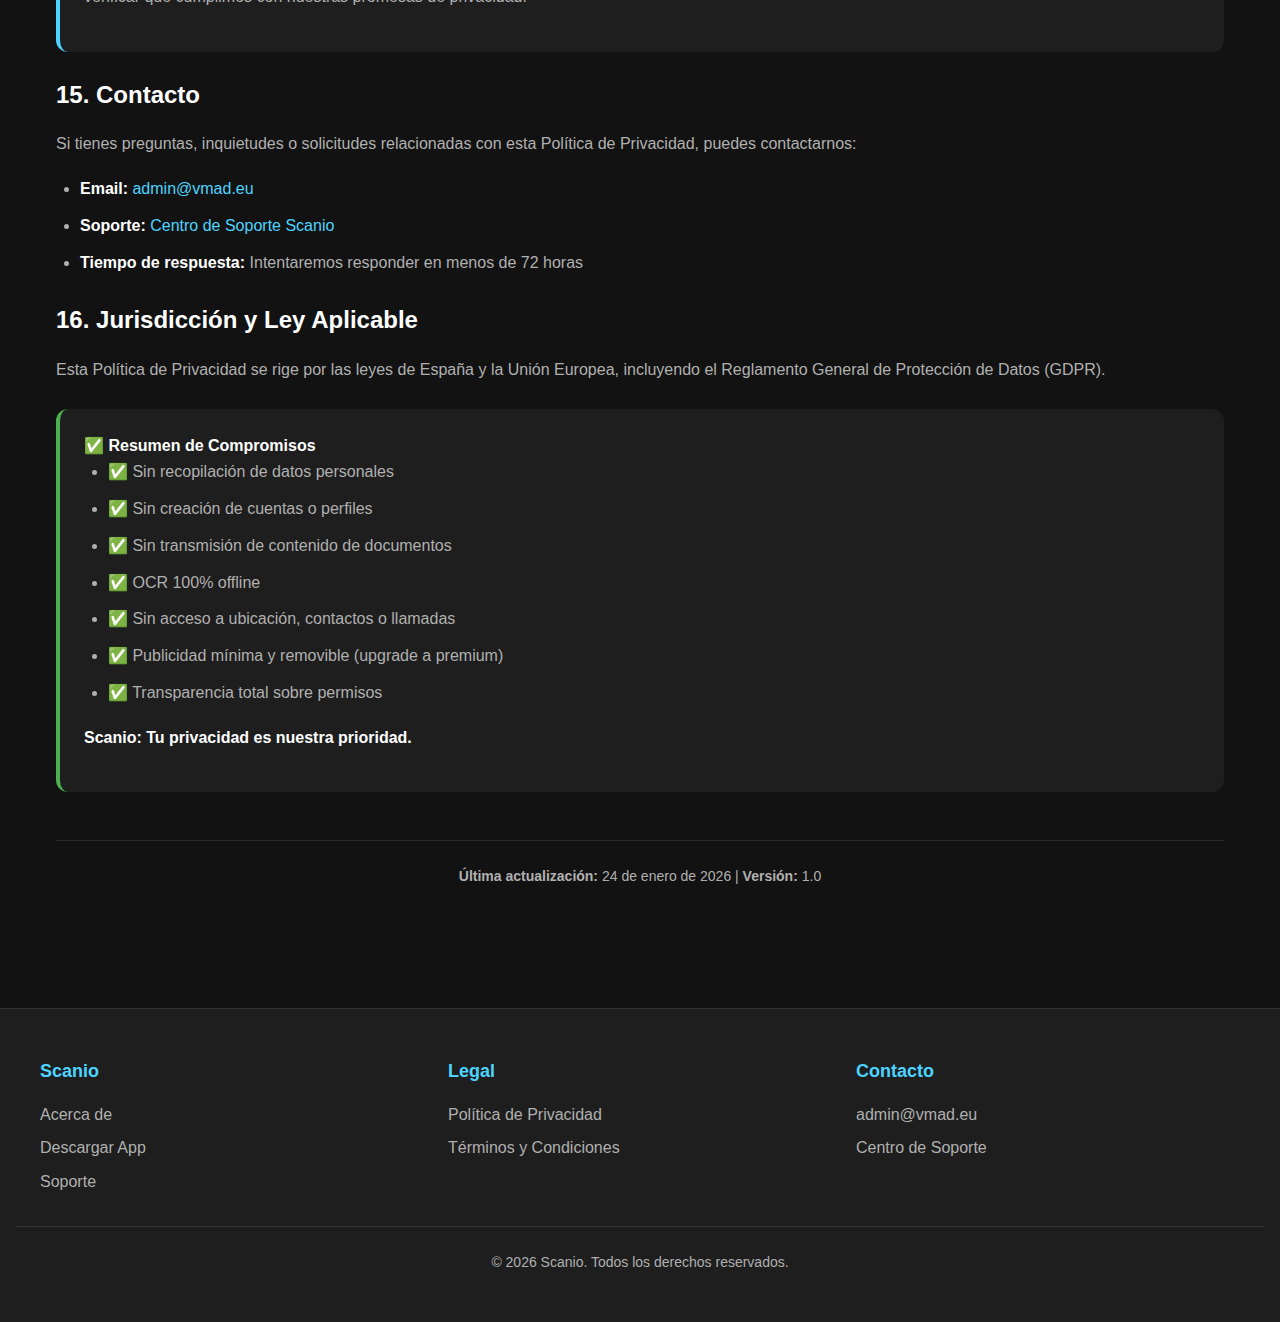
<file: scanio/privacy-policy.html>
<!DOCTYPE html>
<html lang="es">
<head>
    <meta charset="UTF-8">
    <meta name="viewport" content="width=device-width, initial-scale=1.0">
    <meta name="description" content="Política de Privacidad de Scanio - Cómo manejamos tus datos (o mejor dicho, cómo NO los manejamos)">
    <title>Política de Privacidad - Scanio</title>
    <link rel="stylesheet" href="assets/css/style.css">
</head>
<body>
    <header>
        <div class="header-container">
            <a href="index.html" class="logo">
                <img src="assets/images/scanio-icon.png" alt="Scanio Logo" onerror="this.style.display='none'">
                <h1>Scanio</h1>
            </a>
            <nav>
                <ul>
                    <li><a href="index.html">Inicio</a></li>
                    <li><a href="privacy-policy.html">Privacidad</a></li>
                    <li><a href="terms-conditions.html">Términos</a></li>
                    <li><a href="support.html">Soporte</a></li>
                </ul>
            </nav>
        </div>
    </header>

    <main class="container">
        <section class="content-section">
            <h2>Política de Privacidad</h2>
            <p><strong>Fecha de última actualización:</strong> 24 de enero de 2026</p>
            
            <div class="info-box success">
                <p><strong>Resumen ejecutivo:</strong> Scanio NO recopila, NO almacena y NO comparte tus datos personales ni el contenido de tus documentos. Todo se procesa localmente en tu dispositivo. Esta es una de las políticas de privacidad más cortas que leerás, porque realmente respetamos tu privacidad.</p>
            </div>

            <h3>1. Introducción</h3>
            <p>
                Esta Política de Privacidad describe cómo Scanio ("nosotros", "nuestro" o "la aplicación") maneja la información cuando utilizas nuestra aplicación móvil para Android.
            </p>
            <p>
                <strong>Scanio está diseñado desde cero para funcionar 100% offline y sin recopilar datos personales.</strong> No tenemos servidores que almacenen tu información, no creamos cuentas de usuario y no rastreamos tu actividad.
            </p>

            <h3>2. Información que NO Recopilamos</h3>
            <p>Scanio <strong>NO recopila, NO almacena y NO transmite</strong> la siguiente información:</p>
            <ul>
                <li><strong>Contenido de documentos:</strong> Las imágenes que capturas o importas nunca salen de tu dispositivo</li>
                <li><strong>Texto reconocido por OCR:</strong> Todo el procesamiento OCR se hace localmente</li>
                <li><strong>Nombres de archivos o carpetas:</strong> Tu organización de documentos es completamente privada</li>
                <li><strong>Información personal identificable:</strong> Sin nombres, emails, teléfonos, direcciones</li>
                <li><strong>Ubicación:</strong> No solicitamos ni accedemos a tu ubicación GPS</li>
                <li><strong>Contactos:</strong> No accedemos a tu lista de contactos</li>
                <li><strong>Historial de uso:</strong> No registramos qué documentos abres, cuándo o con qué frecuencia</li>
                <li><strong>Identificadores de dispositivo:</strong> No recopilamos IMEI, números de serie o IDs únicos</li>
            </ul>

            <h3>3. Información que Procesa la Aplicación Localmente</h3>
            <p>Scanio procesa la siguiente información <strong>exclusivamente en tu dispositivo</strong>, sin transmitirla a ningún servidor:</p>
            <ul>
                <li><strong>Imágenes capturadas:</strong> Se guardan en la carpeta de la aplicación en tu almacenamiento local</li>
                <li><strong>Texto OCR:</strong> Extraído mediante Google ML Kit (procesamiento offline, sin envío a servidores)</li>
                <li><strong>Metadatos de documentos:</strong> Nombres, fechas de creación, número de páginas (almacenados localmente en base de datos SQLite)</li>
            </ul>
            <p>
                <strong>Importante:</strong> Toda esta información permanece en tu dispositivo. Si desinstalas Scanio, puedes eliminar todos estos datos desde la configuración de Android.
            </p>

            <h3>4. Permisos de Android</h3>
            <p>Scanio solicita únicamente los siguientes permisos, y solo cuando son necesarios:</p>
            
            <h4>4.1. Cámara (CAMERA)</h4>
            <p><strong>Propósito:</strong> Capturar fotos de documentos.<br>
            <strong>Cuándo se usa:</strong> Solo cuando presionas el botón de cámara para escanear un documento.<br>
            <strong>Procesamiento:</strong> Las imágenes se guardan directamente en tu dispositivo.</p>

            <h4>4.2. Almacenamiento (MANAGE_EXTERNAL_STORAGE / READ_EXTERNAL_STORAGE / WRITE_EXTERNAL_STORAGE)</h4>
            <p><strong>Propósito:</strong> Guardar y leer tus documentos escaneados, importar imágenes/PDFs desde tu galería.<br>
            <strong>Cuándo se usa:</strong> Al guardar capturas, importar archivos o exportar PDFs.<br>
            <strong>Alcance:</strong> Solo accedemos a la carpeta específica de Scanio y a archivos que tú seleccionas explícitamente.</p>

            <p><strong>No solicitamos:</strong></p>
            <ul>
                <li>❌ Acceso a internet (INTERNET) - No necesario, la app funciona 100% offline</li>
                <li>❌ Ubicación (ACCESS_FINE_LOCATION / ACCESS_COARSE_LOCATION)</li>
                <li>❌ Contactos (READ_CONTACTS)</li>
                <li>❌ Micrófono (RECORD_AUDIO)</li>
                <li>❌ Teléfono (READ_PHONE_STATE)</li>
            </ul>

            <h3>5. Uso de Google ML Kit (OCR Offline)</h3>
            <p>
                Scanio utiliza <strong>Google ML Kit Text Recognition</strong> para el reconocimiento óptico de caracteres (OCR). 
            </p>
            <ul>
                <li><strong>Modo de operación:</strong> Completamente offline. El modelo de ML Kit se descarga una vez durante la instalación de la app y se ejecuta localmente en tu dispositivo.</li>
                <li><strong>Transmisión de datos:</strong> Ninguna. Las imágenes nunca se envían a servidores de Google para procesamiento.</li>
                <li><strong>Política de Google ML Kit:</strong> <a href="https://developers.google.com/ml-kit/terms" target="_blank">developers.google.com/ml-kit/terms</a></li>
            </ul>

            <h3>6. Publicidad (Solo Versión Gratuita)</h3>
            <p>
                La versión gratuita de Scanio muestra publicidad no invasiva mediante <strong>Google AdMob</strong>. 
            </p>
            
            <h4>6.1. Qué Información Recopila AdMob</h4>
            <p>Google AdMob puede recopilar automáticamente:</p>
            <ul>
                <li>ID de publicidad de Android (resettable desde Configuración → Google → Anuncios)</li>
                <li>Dirección IP (aproximada, no exacta)</li>
                <li>Información del dispositivo (modelo, versión de Android, resolución de pantalla)</li>
                <li>Información de interacción con anuncios (clics, impresiones)</li>
            </ul>
            <p><strong>Importante:</strong> AdMob NO tiene acceso al contenido de tus documentos, nombres de archivos ni texto OCR. Solo recibe información técnica del dispositivo para mostrar anuncios relevantes.</p>

            <h4>6.2. Cómo Desactivar Publicidad Personalizada</h4>
            <p>Puedes optar por no recibir publicidad personalizada:</p>
            <ul>
                <li><strong>Android:</strong> Configuración → Google → Anuncios → Desactivar personalización de anuncios</li>
                <li><strong>Scanio Premium:</strong> Actualiza a la versión premium para eliminar completamente los anuncios</li>
            </ul>

            <h4>6.3. Políticas de AdMob</h4>
            <ul>
                <li><strong>Política de privacidad de Google:</strong> <a href="https://policies.google.com/privacy" target="_blank">policies.google.com/privacy</a></li>
                <li><strong>Cómo usa Google los datos de apps:</strong> <a href="https://policies.google.com/technologies/partner-sites" target="_blank">policies.google.com/technologies/partner-sites</a></li>
            </ul>

            <h3>7. Compartir y Exportar Documentos</h3>
            <p>
                Cuando compartes o exportas un documento desde Scanio (por ejemplo, enviar un PDF por WhatsApp o email):
            </p>
            <ul>
                <li>El archivo se envía directamente desde tu dispositivo a la app de destino que elijas</li>
                <li>Scanio NO actúa como intermediario ni tiene acceso a esa transmisión</li>
                <li>El contenido compartido queda sujeto a las políticas de privacidad de la app de destino (WhatsApp, Gmail, etc.)</li>
            </ul>
            <p><strong>Recomendación:</strong> Solo comparte documentos con apps y contactos de confianza.</p>

            <h3>8. Almacenamiento de Datos</h3>
            <p>Todos los datos generados por Scanio se almacenan localmente en tu dispositivo Android:</p>
            <ul>
                <li><strong>Ubicación:</strong> Carpeta interna de la app o almacenamiento externo (según tu configuración de Android)</li>
                <li><strong>Base de datos local:</strong> SQLite almacena metadatos (nombres de documentos, fechas, índice OCR)</li>
                <li><strong>Sin sincronización en la nube:</strong> Scanio no ofrece backup automático en la nube. Si desinstala la app, los datos se pierden a menos que los hayas exportado manualmente</li>
            </ul>

            <h3>9. Seguridad</h3>
            <p>
                Aunque Scanio no transmite datos a servidores externos, implementamos las siguientes medidas de seguridad:
            </p>
            <ul>
                <li>Almacenamiento de archivos en carpeta privada de la app (requiere permisos de root para acceder externamente)</li>
                <li>No almacenamos contraseñas ni información sensible (porque no tenemos sistema de cuentas)</li>
                <li>Código auditado para prevenir vulnerabilidades comunes (inyección SQL, path traversal, etc.)</li>
            </ul>
            <p>
                <strong>Responsabilidad del usuario:</strong> Tu dispositivo es tu responsabilidad. Te recomendamos:
            </p>
            <ul>
                <li>Usar bloqueo de pantalla (PIN, patrón, huella)</li>
                <li>No hacer root de tu dispositivo (aumenta riesgos de seguridad)</li>
                <li>Exportar copias de seguridad manualmente de documentos importantes</li>
            </ul>

            <h3>10. Transferencias Internacionales</h3>
            <p>
                <strong>No aplicable.</strong> Scanio no transfiere datos fuera de tu dispositivo, por lo que no hay transferencias internacionales de datos personales.
            </p>
            <p>
                La única excepción son los datos técnicos recopilados por Google AdMob (versión gratuita), que pueden ser procesados en servidores de Google en EE.UU. o la UE según las políticas de Google.
            </p>

            <h3>11. Derechos del Usuario (GDPR / CCPA)</h3>
            <p>
                Dado que Scanio <strong>no recopila datos personales</strong>, la mayoría de derechos GDPR/CCPA no aplican. Sin embargo, para transparencia:
            </p>
            <ul>
                <li><strong>Derecho de acceso:</strong> Todos tus datos están en tu dispositivo. Puedes acceder a ellos en cualquier momento desde la app o explorando la carpeta de Scanio.</li>
                <li><strong>Derecho de eliminación:</strong> Desinstalar la app elimina todos los datos asociados. También puedes borrar documentos individualmente desde la app.</li>
                <li><strong>Derecho de portabilidad:</strong> Exporta tus documentos a PDF o JPG en cualquier momento.</li>
                <li><strong>Derecho de oposición:</strong> No hay procesamiento automatizado de datos personales, por lo que no hay nada a lo que oponerse.</li>
            </ul>

            <h3>12. Menores de Edad</h3>
            <p>
                Scanio no está diseñado específicamente para menores de 13 años, pero dado que no recopilamos información personal, puede ser usado por personas de todas las edades bajo supervisión parental apropiada.
            </p>
            <p>
                <strong>Publicidad:</strong> Los anuncios mostrados por Google AdMob están sujetos a las políticas de Google sobre contenido apropiado para menores. Hemos configurado AdMob para cumplir con COPPA (Children's Online Privacy Protection Act).
            </p>

            <h3>13. Cambios en Esta Política</h3>
            <p>
                Podemos actualizar esta Política de Privacidad ocasionalmente para reflejar cambios en la aplicación o requisitos legales. Te notificaremos de cambios significativos mediante:
            </p>
            <ul>
                <li>Actualización de la fecha de "Última actualización" en la parte superior</li>
                <li>Notificación dentro de la app (si el cambio afecta sustancialmente tu privacidad)</li>
            </ul>
            <p>
                El uso continuado de Scanio después de cambios en esta política constituye tu aceptación de dichos cambios.
            </p>

            <h3>14. Transparencia Total</h3>
            <div class="info-box">
                <p><strong>Código abierto (planificado):</strong> Estamos considerando abrir el código fuente de Scanio para que cualquier persona pueda auditar cómo funciona la app y verificar que cumplimos con nuestras promesas de privacidad.</p>
            </div>

            <h3>15. Contacto</h3>
            <p>
                Si tienes preguntas, inquietudes o solicitudes relacionadas con esta Política de Privacidad, puedes contactarnos:
            </p>
            <ul>
                <li><strong>Email:</strong> <a href="mailto:admin@vmad.eu">admin@vmad.eu</a></li>
                <li><strong>Soporte:</strong> <a href="support.html">Centro de Soporte Scanio</a></li>
                <li><strong>Tiempo de respuesta:</strong> Intentaremos responder en menos de 72 horas</li>
            </ul>

            <h3>16. Jurisdicción y Ley Aplicable</h3>
            <p>
                Esta Política de Privacidad se rige por las leyes de España y la Unión Europea, incluyendo el Reglamento General de Protección de Datos (GDPR).
            </p>

            <div class="info-box success">
                <h4>✅ Resumen de Compromisos</h4>
                <ul>
                    <li>✅ Sin recopilación de datos personales</li>
                    <li>✅ Sin creación de cuentas o perfiles</li>
                    <li>✅ Sin transmisión de contenido de documentos</li>
                    <li>✅ OCR 100% offline</li>
                    <li>✅ Sin acceso a ubicación, contactos o llamadas</li>
                    <li>✅ Publicidad mínima y removible (upgrade a premium)</li>
                    <li>✅ Transparencia total sobre permisos</li>
                </ul>
                <p><strong>Scanio: Tu privacidad es nuestra prioridad.</strong></p>
            </div>
        </section>

        <div class="last-updated">
            <p><strong>Última actualización:</strong> 24 de enero de 2026 | <strong>Versión:</strong> 1.0</p>
        </div>
    </main>

    <footer>
        <div class="footer-container">
            <div class="footer-section">
                <h4>Scanio</h4>
                <ul>
                    <li><a href="index.html">Acerca de</a></li>
                    <li><a href="#">Descargar App</a></li>
                    <li><a href="support.html">Soporte</a></li>
                </ul>
            </div>
            <div class="footer-section">
                <h4>Legal</h4>
                <ul>
                    <li><a href="privacy-policy.html">Política de Privacidad</a></li>
                    <li><a href="terms-conditions.html">Términos y Condiciones</a></li>
                </ul>
            </div>
            <div class="footer-section">
                <h4>Contacto</h4>
                <ul>
                    <li><a href="mailto:admin@vmad.eu">admin@vmad.eu</a></li>
                    <li><a href="support.html">Centro de Soporte</a></li>
                </ul>
            </div>
        </div>
        <div class="footer-bottom">
            <p>&copy; 2026 Scanio. Todos los derechos reservados.</p>
        </div>
    </footer>
</body>
</html>
</file>
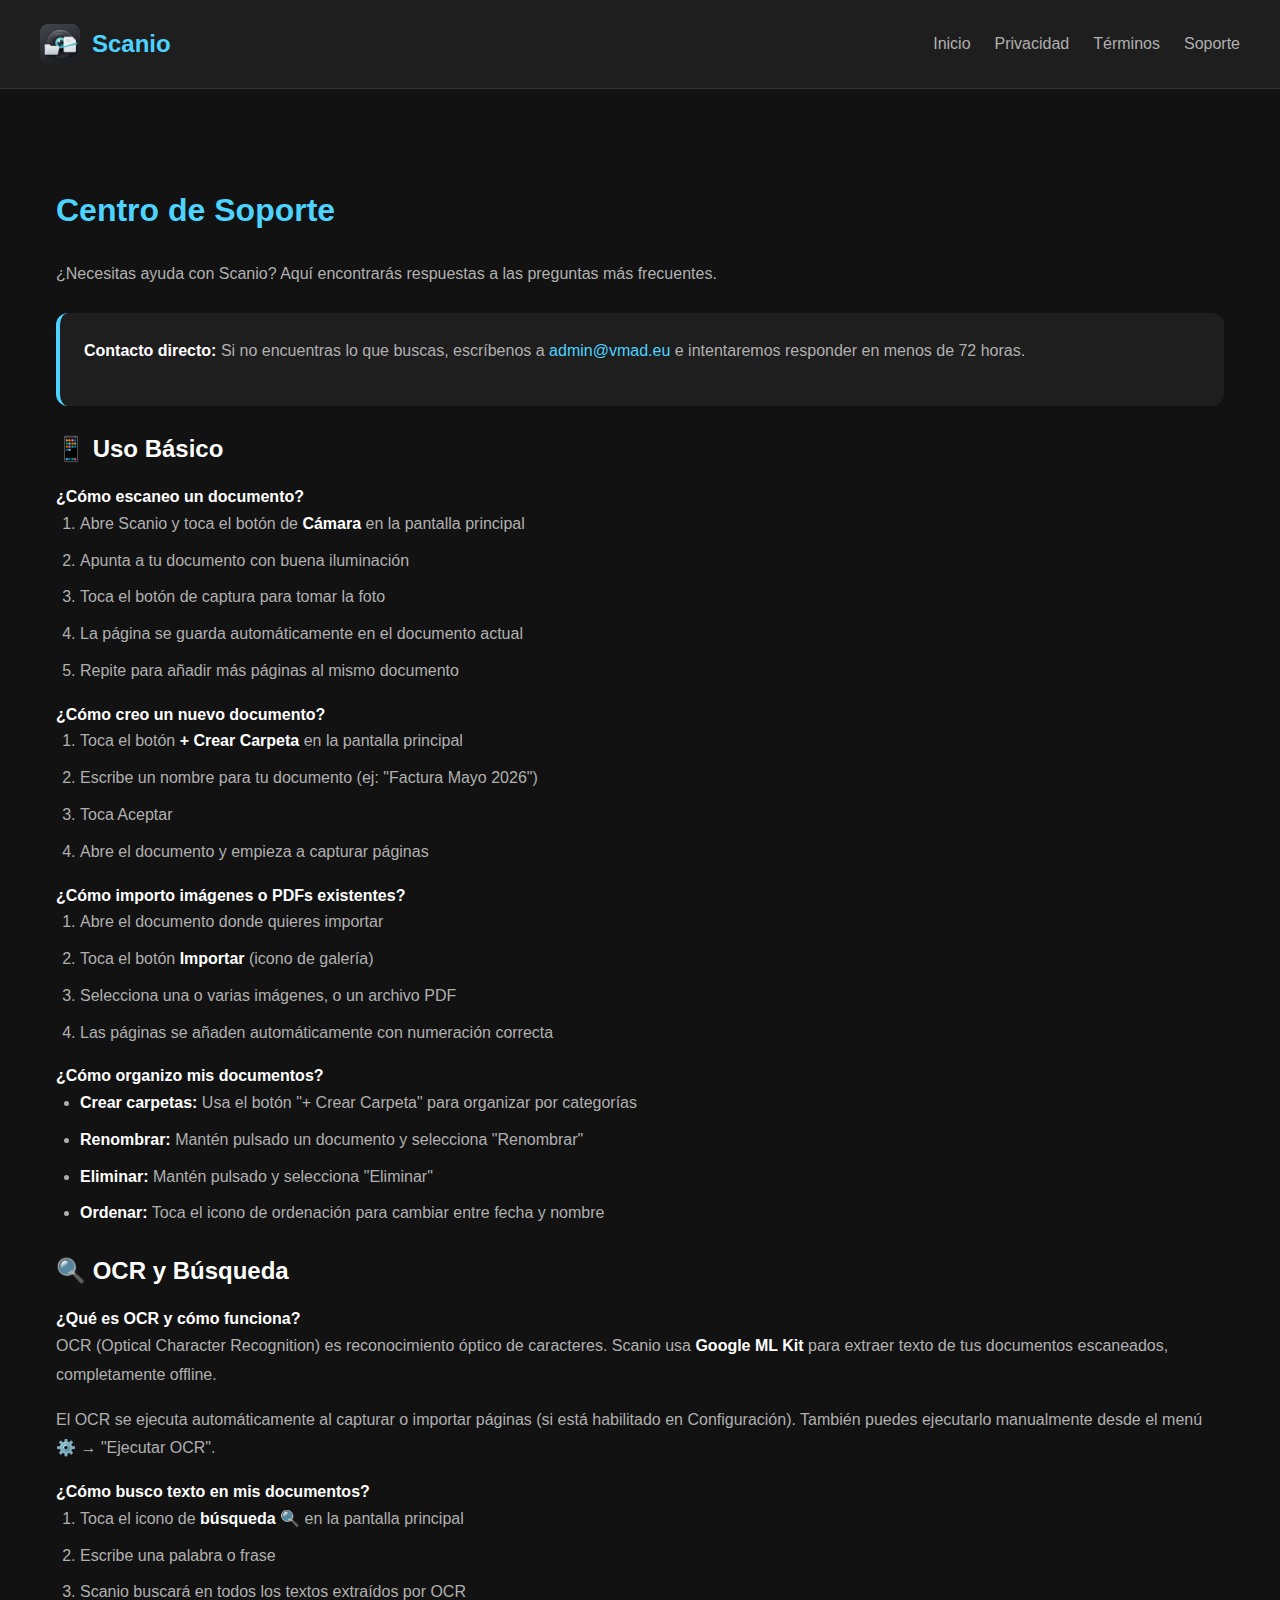
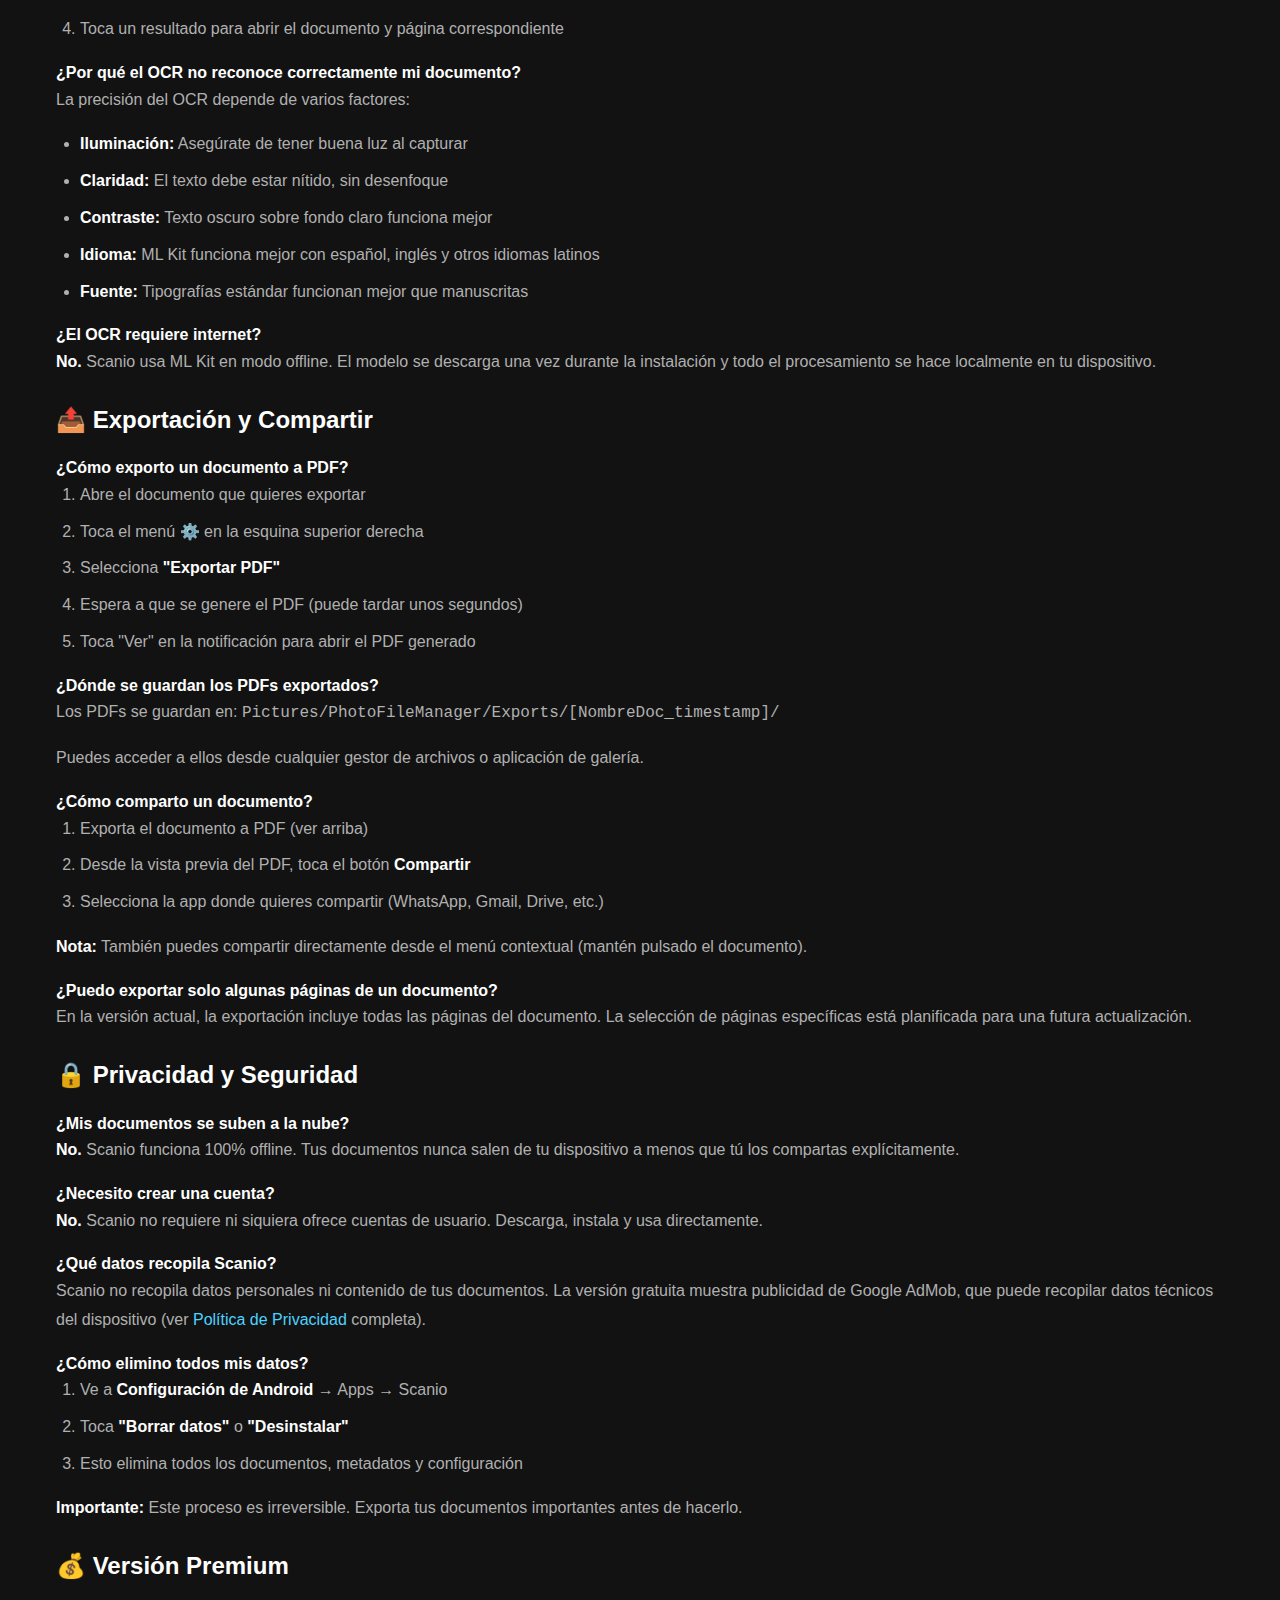
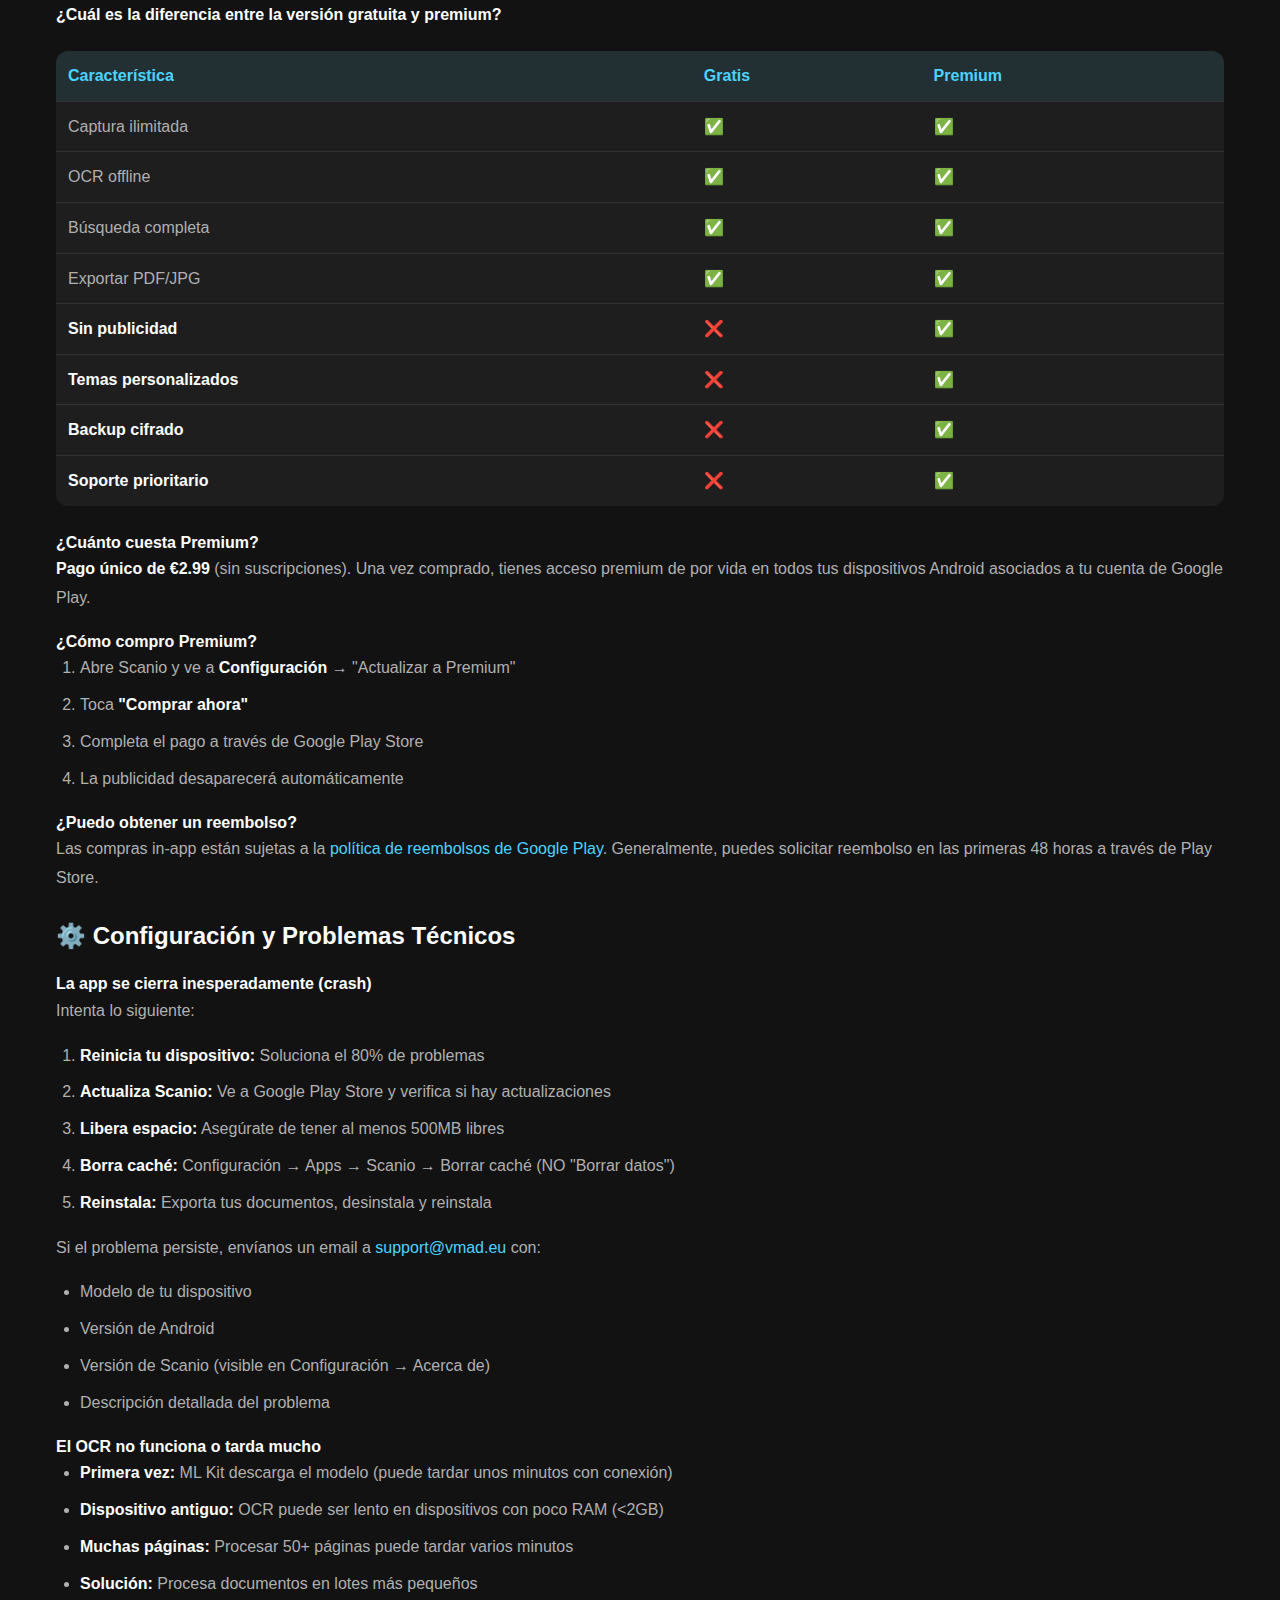
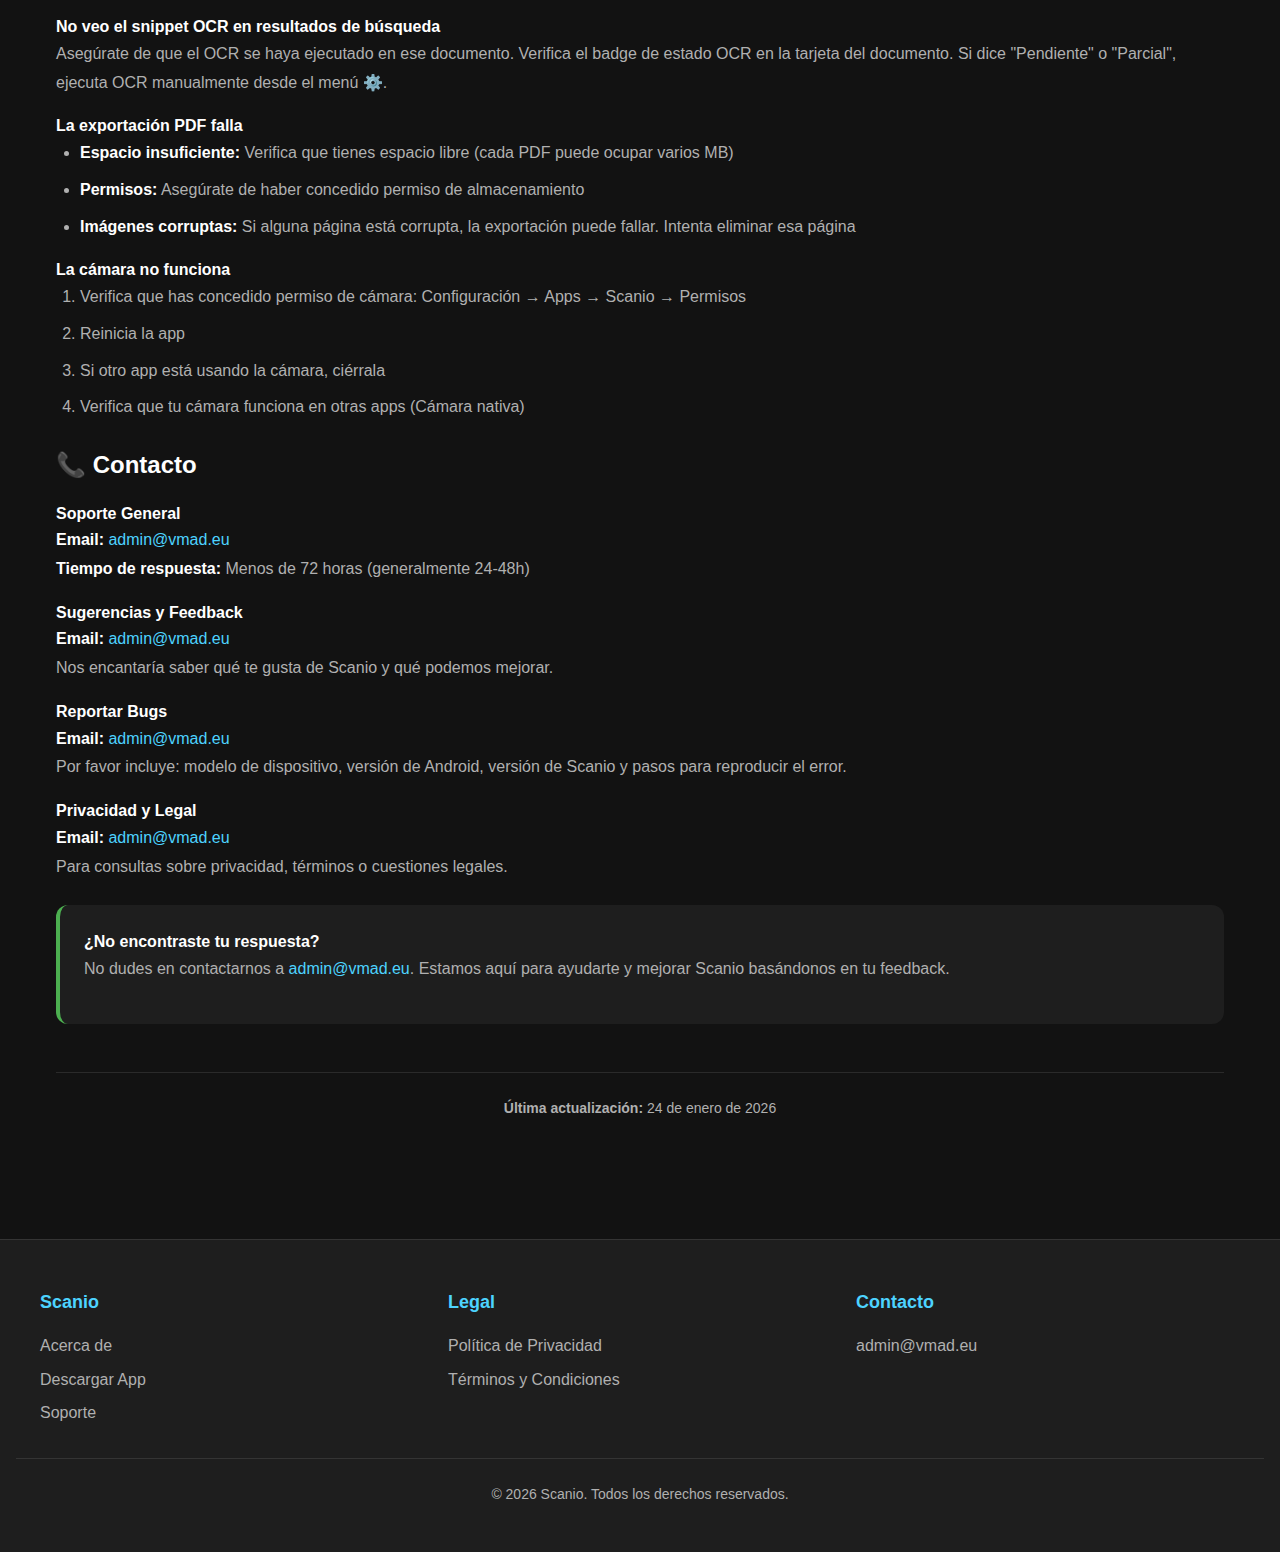
<file: scanio/support.html>
<!DOCTYPE html>
<html lang="es">
<head>
    <meta charset="UTF-8">
    <meta name="viewport" content="width=device-width, initial-scale=1.0">
    <meta name="description" content="Centro de Soporte Scanio - Preguntas frecuentes y ayuda">
    <title>Soporte - Scanio</title>
    <link rel="stylesheet" href="assets/css/style.css">
</head>
<body>
    <header>
        <div class="header-container">
            <a href="index.html" class="logo">
                <img src="assets/images/scanio-icon.png" alt="Scanio Logo" onerror="this.style.display='none'">
                <h1>Scanio</h1>
            </a>
            <nav>
                <ul>
                    <li><a href="index.html">Inicio</a></li>
                    <li><a href="privacy-policy.html">Privacidad</a></li>
                    <li><a href="terms-conditions.html">Términos</a></li>
                    <li><a href="support.html">Soporte</a></li>
                </ul>
            </nav>
        </div>
    </header>

    <main class="container">
        <section class="content-section">
            <h2>Centro de Soporte</h2>
            <p>¿Necesitas ayuda con Scanio? Aquí encontrarás respuestas a las preguntas más frecuentes.</p>

            <div class="info-box">
                <p><strong>Contacto directo:</strong> Si no encuentras lo que buscas, escríbenos a <a href="mailto:admin@vmad.eu">admin@vmad.eu</a> e intentaremos responder en menos de 72 horas.</p>
            </div>

            <h3>📱 Uso Básico</h3>

            <h4>¿Cómo escaneo un documento?</h4>
            <ol>
                <li>Abre Scanio y toca el botón de <strong>Cámara</strong> en la pantalla principal</li>
                <li>Apunta a tu documento con buena iluminación</li>
                <li>Toca el botón de captura para tomar la foto</li>
                <li>La página se guarda automáticamente en el documento actual</li>
                <li>Repite para añadir más páginas al mismo documento</li>
            </ol>

            <h4>¿Cómo creo un nuevo documento?</h4>
            <ol>
                <li>Toca el botón <strong>+ Crear Carpeta</strong> en la pantalla principal</li>
                <li>Escribe un nombre para tu documento (ej: "Factura Mayo 2026")</li>
                <li>Toca Aceptar</li>
                <li>Abre el documento y empieza a capturar páginas</li>
            </ol>

            <h4>¿Cómo importo imágenes o PDFs existentes?</h4>
            <ol>
                <li>Abre el documento donde quieres importar</li>
                <li>Toca el botón <strong>Importar</strong> (icono de galería)</li>
                <li>Selecciona una o varias imágenes, o un archivo PDF</li>
                <li>Las páginas se añaden automáticamente con numeración correcta</li>
            </ol>

            <h4>¿Cómo organizo mis documentos?</h4>
            <ul>
                <li><strong>Crear carpetas:</strong> Usa el botón "+ Crear Carpeta" para organizar por categorías</li>
                <li><strong>Renombrar:</strong> Mantén pulsado un documento y selecciona "Renombrar"</li>
                <li><strong>Eliminar:</strong> Mantén pulsado y selecciona "Eliminar"</li>
                <li><strong>Ordenar:</strong> Toca el icono de ordenación para cambiar entre fecha y nombre</li>
            </ul>

            <h3>🔍 OCR y Búsqueda</h3>

            <h4>¿Qué es OCR y cómo funciona?</h4>
            <p>
                OCR (Optical Character Recognition) es reconocimiento óptico de caracteres. Scanio usa <strong>Google ML Kit</strong> para extraer texto de tus documentos escaneados, completamente offline.
            </p>
            <p>
                El OCR se ejecuta automáticamente al capturar o importar páginas (si está habilitado en Configuración). También puedes ejecutarlo manualmente desde el menú ⚙️ → "Ejecutar OCR".
            </p>

            <h4>¿Cómo busco texto en mis documentos?</h4>
            <ol>
                <li>Toca el icono de <strong>búsqueda</strong> 🔍 en la pantalla principal</li>
                <li>Escribe una palabra o frase</li>
                <li>Scanio buscará en todos los textos extraídos por OCR</li>
                <li>Toca un resultado para abrir el documento y página correspondiente</li>
            </ol>

            <h4>¿Por qué el OCR no reconoce correctamente mi documento?</h4>
            <p>La precisión del OCR depende de varios factores:</p>
            <ul>
                <li><strong>Iluminación:</strong> Asegúrate de tener buena luz al capturar</li>
                <li><strong>Claridad:</strong> El texto debe estar nítido, sin desenfoque</li>
                <li><strong>Contraste:</strong> Texto oscuro sobre fondo claro funciona mejor</li>
                <li><strong>Idioma:</strong> ML Kit funciona mejor con español, inglés y otros idiomas latinos</li>
                <li><strong>Fuente:</strong> Tipografías estándar funcionan mejor que manuscritas</li>
            </ul>

            <h4>¿El OCR requiere internet?</h4>
            <p>
                <strong>No.</strong> Scanio usa ML Kit en modo offline. El modelo se descarga una vez durante la instalación y todo el procesamiento se hace localmente en tu dispositivo.
            </p>

            <h3>📤 Exportación y Compartir</h3>

            <h4>¿Cómo exporto un documento a PDF?</h4>
            <ol>
                <li>Abre el documento que quieres exportar</li>
                <li>Toca el menú ⚙️ en la esquina superior derecha</li>
                <li>Selecciona <strong>"Exportar PDF"</strong></li>
                <li>Espera a que se genere el PDF (puede tardar unos segundos)</li>
                <li>Toca "Ver" en la notificación para abrir el PDF generado</li>
            </ol>

            <h4>¿Dónde se guardan los PDFs exportados?</h4>
            <p>
                Los PDFs se guardan en: <code>Pictures/PhotoFileManager/Exports/[NombreDoc_timestamp]/</code>
            </p>
            <p>
                Puedes acceder a ellos desde cualquier gestor de archivos o aplicación de galería.
            </p>

            <h4>¿Cómo comparto un documento?</h4>
            <ol>
                <li>Exporta el documento a PDF (ver arriba)</li>
                <li>Desde la vista previa del PDF, toca el botón <strong>Compartir</strong></li>
                <li>Selecciona la app donde quieres compartir (WhatsApp, Gmail, Drive, etc.)</li>
            </ol>
            <p>
                <strong>Nota:</strong> También puedes compartir directamente desde el menú contextual (mantén pulsado el documento).
            </p>

            <h4>¿Puedo exportar solo algunas páginas de un documento?</h4>
            <p>
                En la versión actual, la exportación incluye todas las páginas del documento. La selección de páginas específicas está planificada para una futura actualización.
            </p>

            <h3>🔒 Privacidad y Seguridad</h3>

            <h4>¿Mis documentos se suben a la nube?</h4>
            <p>
                <strong>No.</strong> Scanio funciona 100% offline. Tus documentos nunca salen de tu dispositivo a menos que tú los compartas explícitamente.
            </p>

            <h4>¿Necesito crear una cuenta?</h4>
            <p>
                <strong>No.</strong> Scanio no requiere ni siquiera ofrece cuentas de usuario. Descarga, instala y usa directamente.
            </p>

            <h4>¿Qué datos recopila Scanio?</h4>
            <p>
                Scanio no recopila datos personales ni contenido de tus documentos. La versión gratuita muestra publicidad de Google AdMob, que puede recopilar datos técnicos del dispositivo (ver <a href="privacy-policy.html">Política de Privacidad</a> completa).
            </p>

            <h4>¿Cómo elimino todos mis datos?</h4>
            <ol>
                <li>Ve a <strong>Configuración de Android</strong> → Apps → Scanio</li>
                <li>Toca <strong>"Borrar datos"</strong> o <strong>"Desinstalar"</strong></li>
                <li>Esto elimina todos los documentos, metadatos y configuración</li>
            </ol>
            <p>
                <strong>Importante:</strong> Este proceso es irreversible. Exporta tus documentos importantes antes de hacerlo.
            </p>

            <h3>💰 Versión Premium</h3>

            <h4>¿Cuál es la diferencia entre la versión gratuita y premium?</h4>
            <table>
                <thead>
                    <tr>
                        <th>Característica</th>
                        <th>Gratis</th>
                        <th>Premium</th>
                    </tr>
                </thead>
                <tbody>
                    <tr>
                        <td>Captura ilimitada</td>
                        <td>✅</td>
                        <td>✅</td>
                    </tr>
                    <tr>
                        <td>OCR offline</td>
                        <td>✅</td>
                        <td>✅</td>
                    </tr>
                    <tr>
                        <td>Búsqueda completa</td>
                        <td>✅</td>
                        <td>✅</td>
                    </tr>
                    <tr>
                        <td>Exportar PDF/JPG</td>
                        <td>✅</td>
                        <td>✅</td>
                    </tr>
                    <tr>
                        <td><strong>Sin publicidad</strong></td>
                        <td>❌</td>
                        <td>✅</td>
                    </tr>
                    <tr>
                        <td><strong>Temas personalizados</strong></td>
                        <td>❌</td>
                        <td>✅</td>
                    </tr>
                    <tr>
                        <td><strong>Backup cifrado</strong></td>
                        <td>❌</td>
                        <td>✅</td>
                    </tr>
                    <tr>
                        <td><strong>Soporte prioritario</strong></td>
                        <td>❌</td>
                        <td>✅</td>
                    </tr>
                </tbody>
            </table>

            <h4>¿Cuánto cuesta Premium?</h4>
            <p>
                <strong>Pago único de €2.99</strong> (sin suscripciones). Una vez comprado, tienes acceso premium de por vida en todos tus dispositivos Android asociados a tu cuenta de Google Play.
            </p>

            <h4>¿Cómo compro Premium?</h4>
            <ol>
                <li>Abre Scanio y ve a <strong>Configuración</strong> → "Actualizar a Premium"</li>
                <li>Toca <strong>"Comprar ahora"</strong></li>
                <li>Completa el pago a través de Google Play Store</li>
                <li>La publicidad desaparecerá automáticamente</li>
            </ol>

            <h4>¿Puedo obtener un reembolso?</h4>
            <p>
                Las compras in-app están sujetas a la <a href="https://support.google.com/googleplay/answer/2479637" target="_blank">política de reembolsos de Google Play</a>. Generalmente, puedes solicitar reembolso en las primeras 48 horas a través de Play Store.
            </p>

            <h3>⚙️ Configuración y Problemas Técnicos</h3>

            <h4>La app se cierra inesperadamente (crash)</h4>
            <p>Intenta lo siguiente:</p>
            <ol>
                <li><strong>Reinicia tu dispositivo:</strong> Soluciona el 80% de problemas</li>
                <li><strong>Actualiza Scanio:</strong> Ve a Google Play Store y verifica si hay actualizaciones</li>
                <li><strong>Libera espacio:</strong> Asegúrate de tener al menos 500MB libres</li>
                <li><strong>Borra caché:</strong> Configuración → Apps → Scanio → Borrar caché (NO "Borrar datos")</li>
                <li><strong>Reinstala:</strong> Exporta tus documentos, desinstala y reinstala</li>
            </ol>
            <p>
                Si el problema persiste, envíanos un email a <a href="mailto:support@vmad.eu">support@vmad.eu</a> con:
            </p>
            <ul>
                <li>Modelo de tu dispositivo</li>
                <li>Versión de Android</li>
                <li>Versión de Scanio (visible en Configuración → Acerca de)</li>
                <li>Descripción detallada del problema</li>
            </ul>

            <h4>El OCR no funciona o tarda mucho</h4>
            <ul>
                <li><strong>Primera vez:</strong> ML Kit descarga el modelo (puede tardar unos minutos con conexión)</li>
                <li><strong>Dispositivo antiguo:</strong> OCR puede ser lento en dispositivos con poco RAM (<2GB)</li>
                <li><strong>Muchas páginas:</strong> Procesar 50+ páginas puede tardar varios minutos</li>
                <li><strong>Solución:</strong> Procesa documentos en lotes más pequeños</li>
            </ul>

            <h4>No veo el snippet OCR en resultados de búsqueda</h4>
            <p>
                Asegúrate de que el OCR se haya ejecutado en ese documento. Verifica el badge de estado OCR en la tarjeta del documento. Si dice "Pendiente" o "Parcial", ejecuta OCR manualmente desde el menú ⚙️.
            </p>

            <h4>La exportación PDF falla</h4>
            <ul>
                <li><strong>Espacio insuficiente:</strong> Verifica que tienes espacio libre (cada PDF puede ocupar varios MB)</li>
                <li><strong>Permisos:</strong> Asegúrate de haber concedido permiso de almacenamiento</li>
                <li><strong>Imágenes corruptas:</strong> Si alguna página está corrupta, la exportación puede fallar. Intenta eliminar esa página</li>
            </ul>

            <h4>La cámara no funciona</h4>
            <ol>
                <li>Verifica que has concedido permiso de cámara: Configuración → Apps → Scanio → Permisos</li>
                <li>Reinicia la app</li>
                <li>Si otro app está usando la cámara, ciérrala</li>
                <li>Verifica que tu cámara funciona en otras apps (Cámara nativa)</li>
            </ol>

            <h3>📞 Contacto</h3>

            <h4>Soporte General</h4>
            <p>
                <strong>Email:</strong> <a href="mailto:admin@vmad.eu">admin@vmad.eu</a><br>
                <strong>Tiempo de respuesta:</strong> Menos de 72 horas (generalmente 24-48h)
            </p>

            <h4>Sugerencias y Feedback</h4>
            <p>
                <strong>Email:</strong> <a href="mailto:admin@vmad.eu">admin@vmad.eu</a><br>
                Nos encantaría saber qué te gusta de Scanio y qué podemos mejorar.
            </p>

            <h4>Reportar Bugs</h4>
            <p>
                <strong>Email:</strong> <a href="mailto:admin@vmad.eu">admin@vmad.eu</a><br>
                Por favor incluye: modelo de dispositivo, versión de Android, versión de Scanio y pasos para reproducir el error.
            </p>

            <h4>Privacidad y Legal</h4>
            <p>
                <strong>Email:</strong> <a href="mailto:admin@vmad.eu">admin@vmad.eu</a><br>
                Para consultas sobre privacidad, términos o cuestiones legales.
            </p>

            <div class="info-box success">
                <h4>¿No encontraste tu respuesta?</h4>
                <p>
                    No dudes en contactarnos a <a href="mailto:admin@vmad.eu">admin@vmad.eu</a>. 
                    Estamos aquí para ayudarte y mejorar Scanio basándonos en tu feedback.
                </p>
            </div>
        </section>

        <div class="last-updated">
            <p><strong>Última actualización:</strong> 24 de enero de 2026</p>
        </div>
    </main>

    <footer>
        <div class="footer-container">
            <div class="footer-section">
                <h4>Scanio</h4>
                <ul>
                    <li><a href="index.html">Acerca de</a></li>
                    <li><a href="#">Descargar App</a></li>
                    <li><a href="support.html">Soporte</a></li>
                </ul>
            </div>
            <div class="footer-section">
                <h4>Legal</h4>
                <ul>
                    <li><a href="privacy-policy.html">Política de Privacidad</a></li>
                    <li><a href="terms-conditions.html">Términos y Condiciones</a></li>
                </ul>
            </div>
            <div class="footer-section">
                <h4>Contacto</h4>
                <ul>
                    <li><a href="mailto:admin@vmad.eu">admin@vmad.eu</a></li>
                </ul>
            </div>
        </div>
        <div class="footer-bottom">
            <p>&copy; 2026 Scanio. Todos los derechos reservados.</p>
        </div>
    </footer>
</body>
</html>
</file>
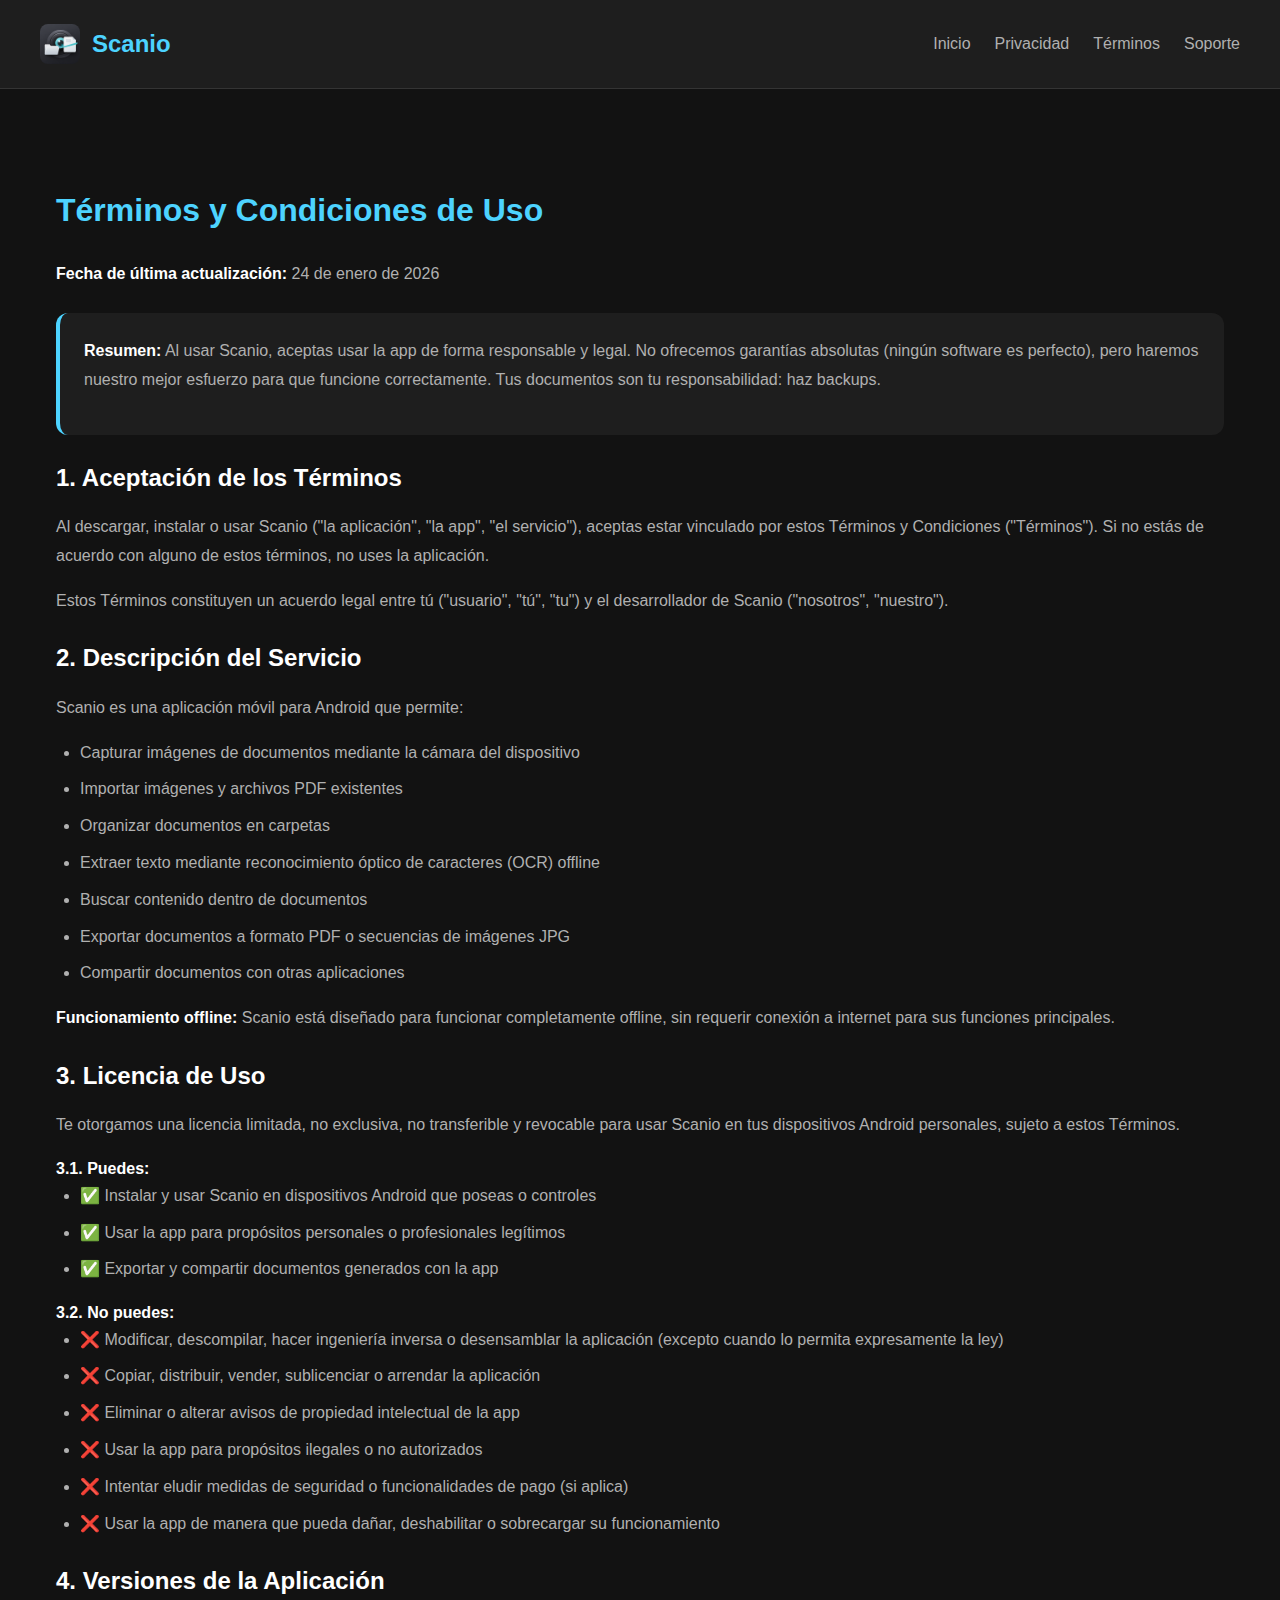
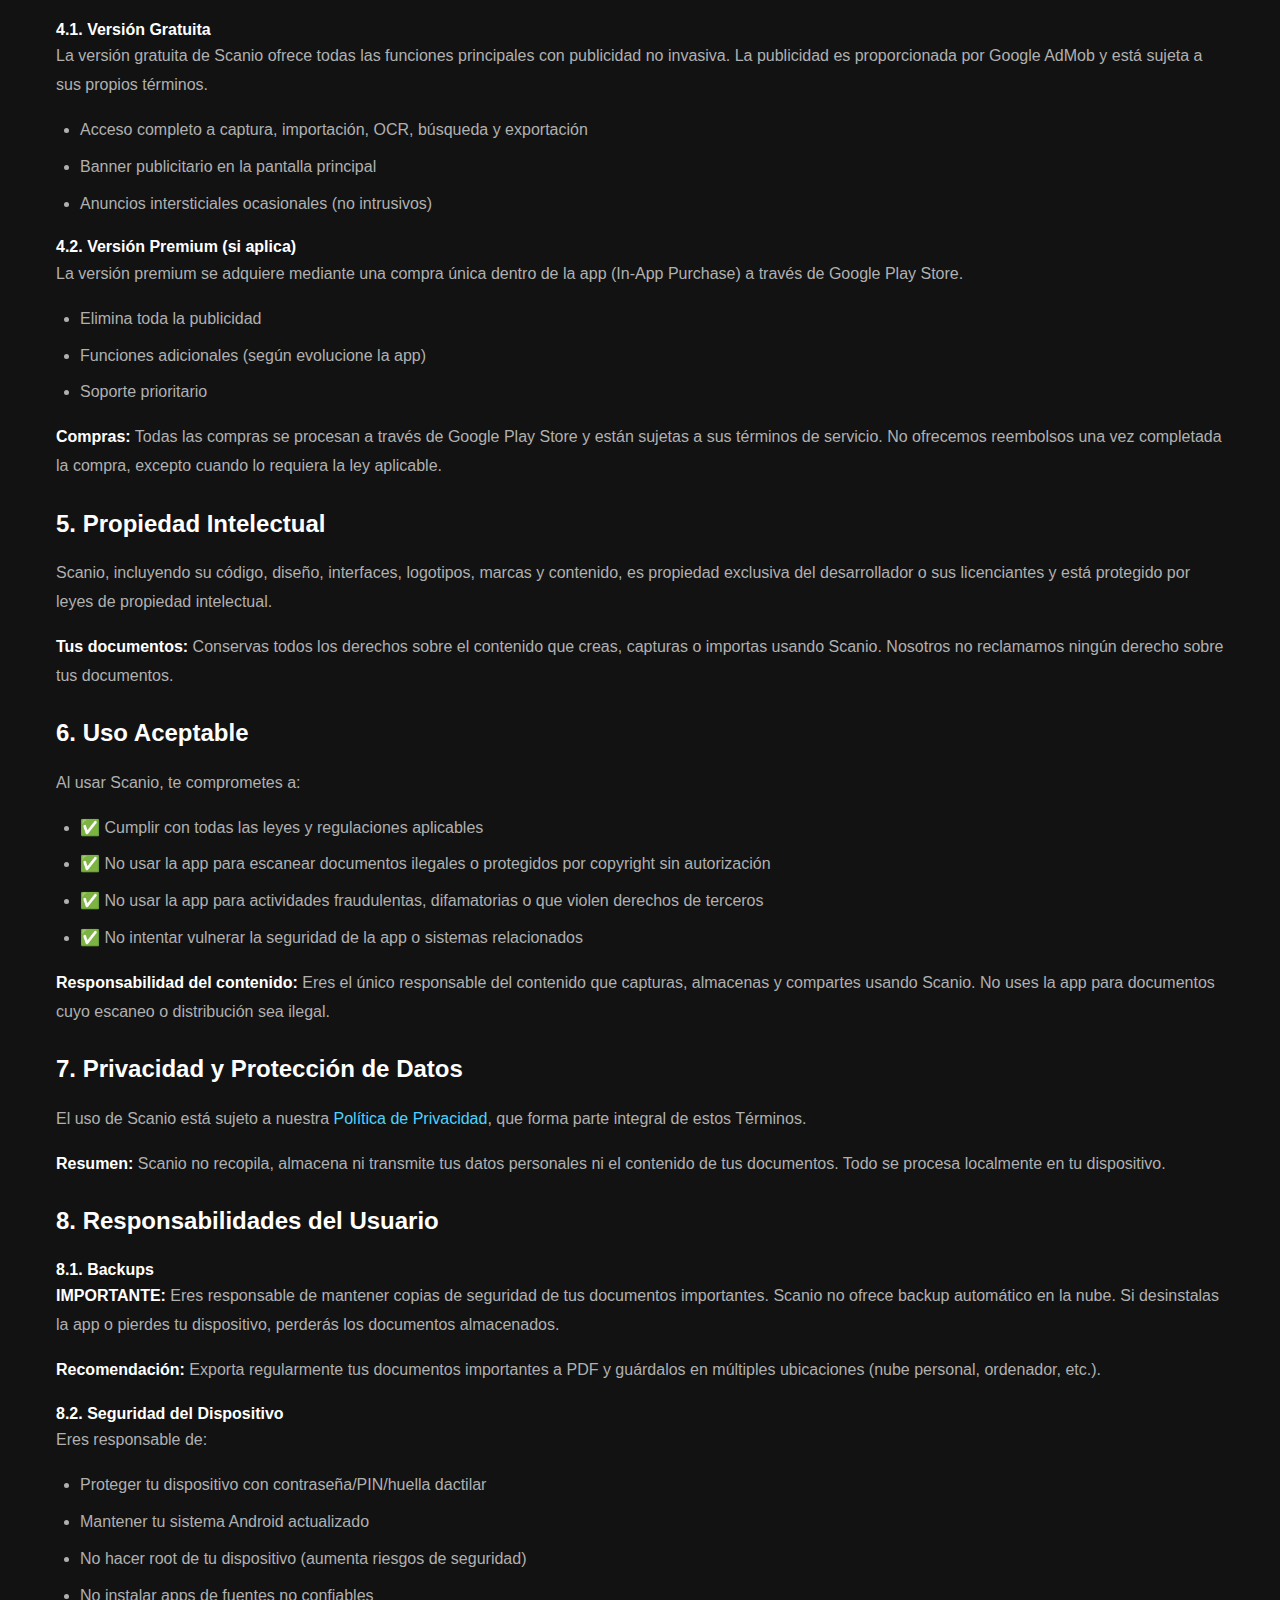
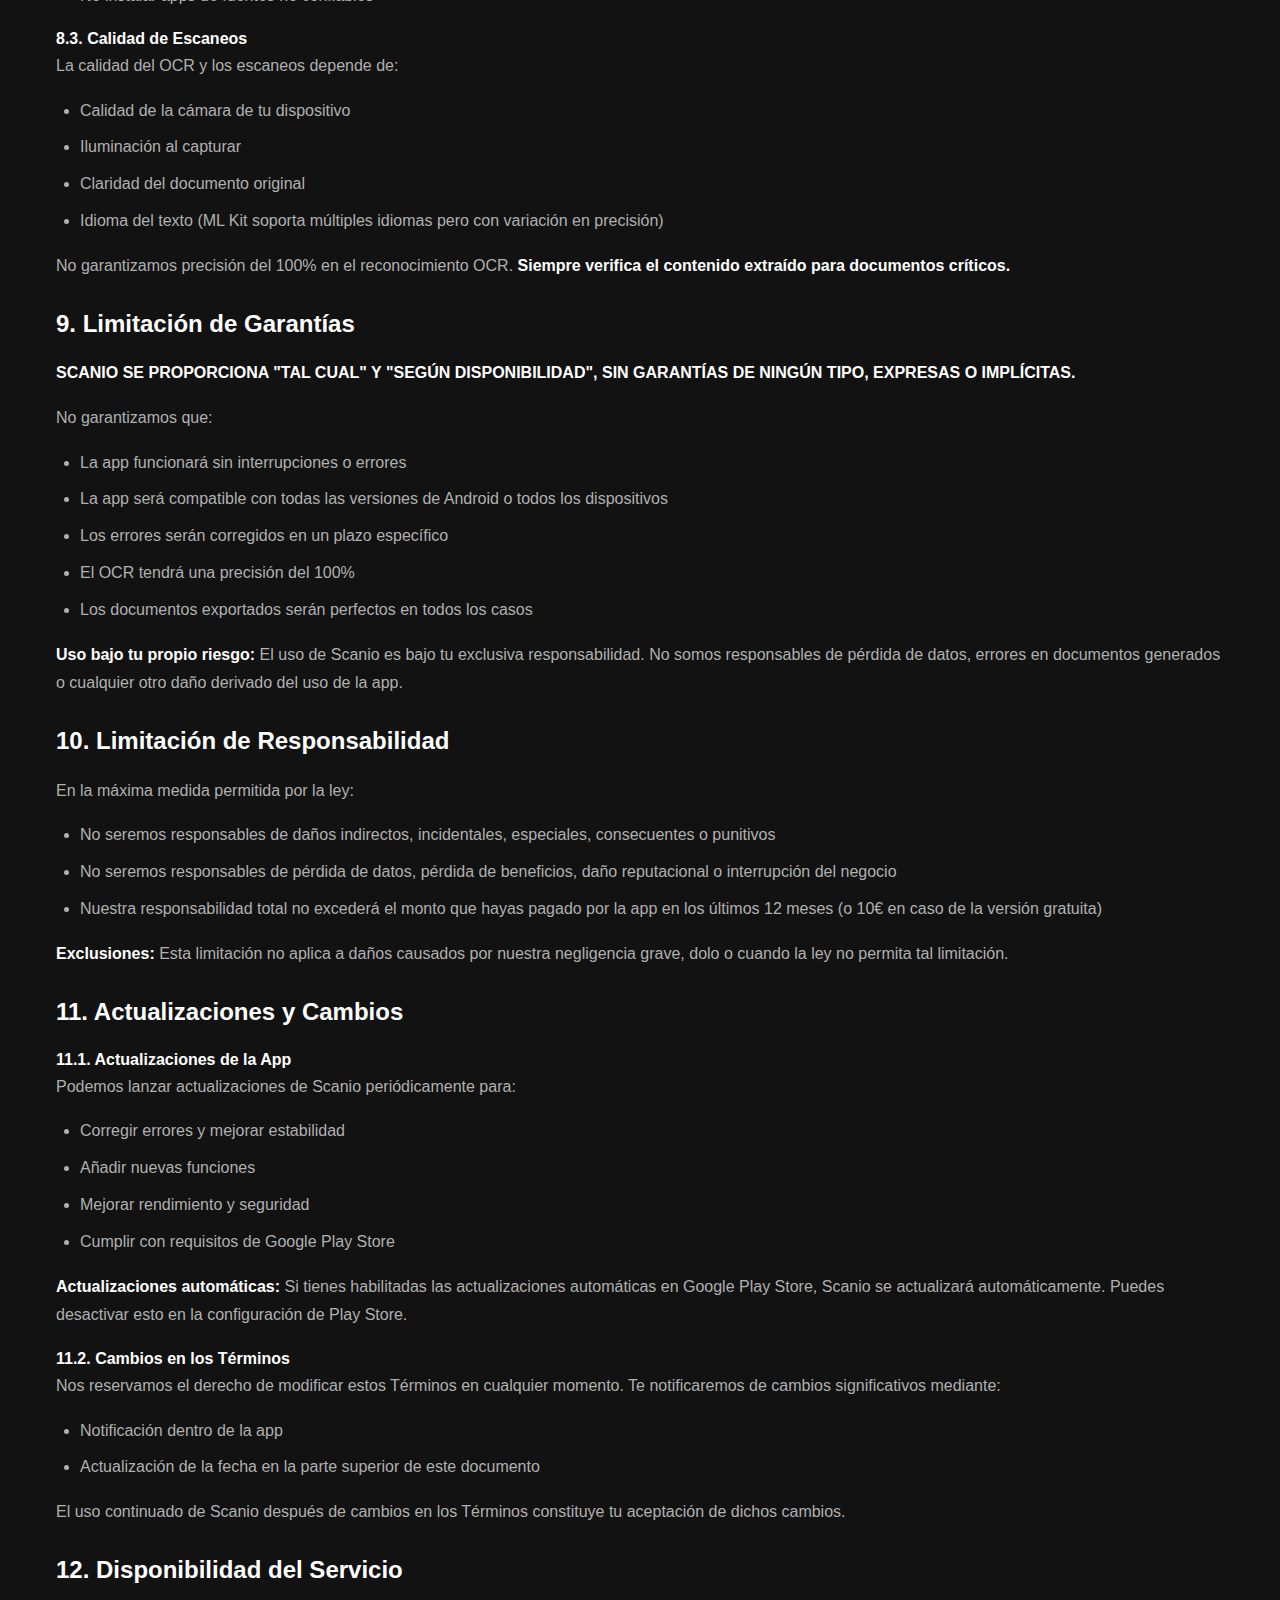
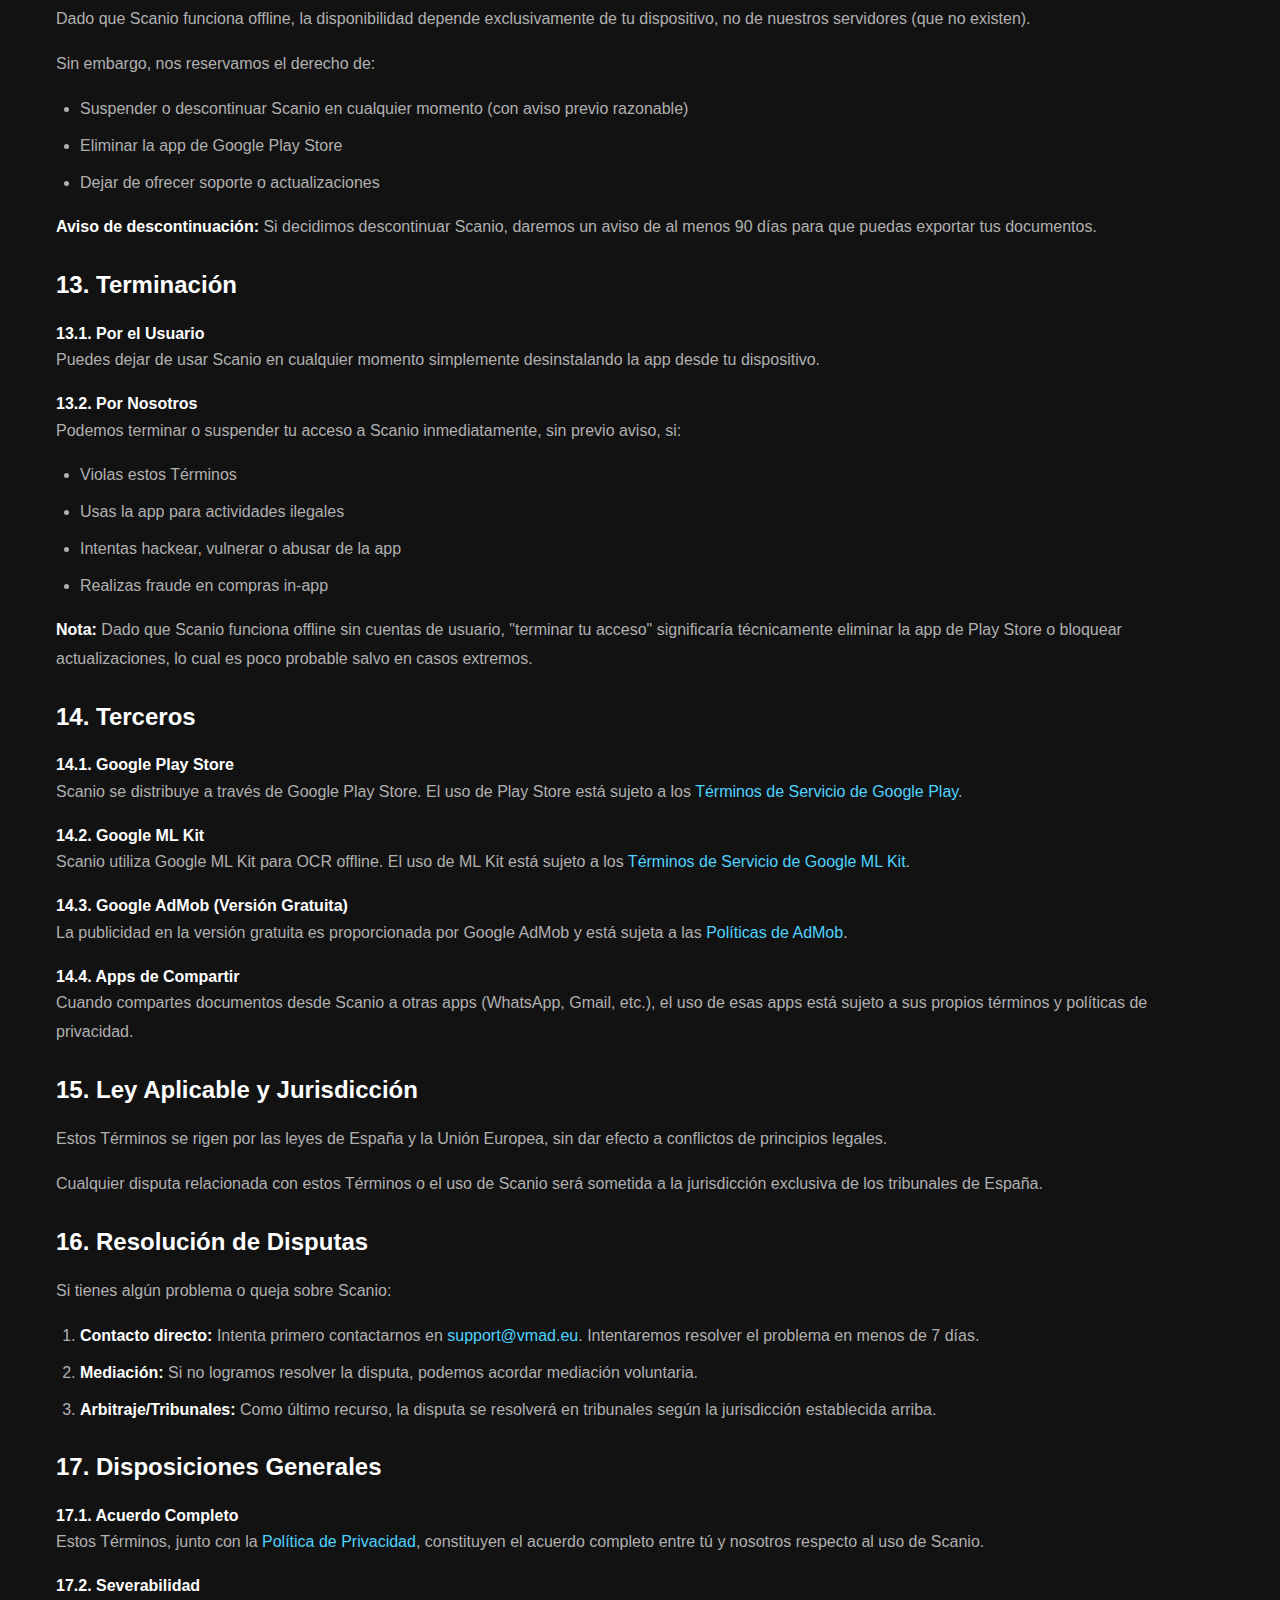
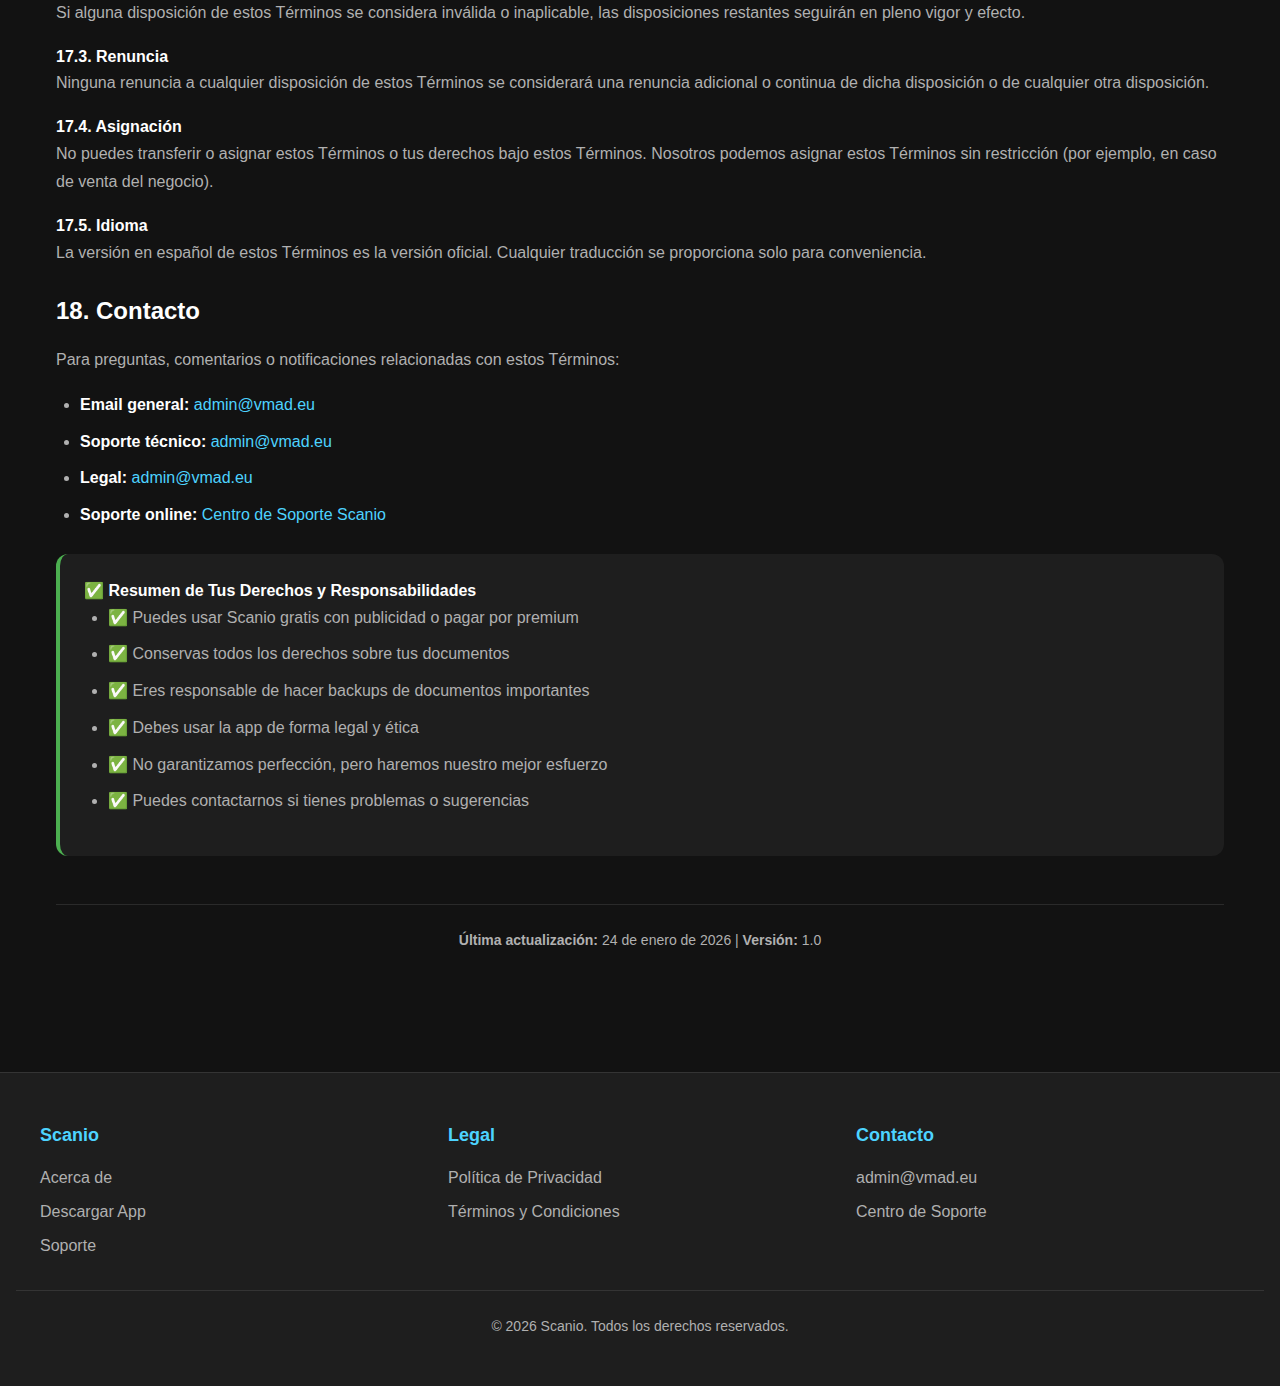
<file: scanio/terms-conditions.html>
<!DOCTYPE html>
<html lang="es">
<head>
    <meta charset="UTF-8">
    <meta name="viewport" content="width=device-width, initial-scale=1.0">
    <meta name="description" content="Términos y Condiciones de uso de Scanio">
    <title>Términos y Condiciones - Scanio</title>
    <link rel="stylesheet" href="assets/css/style.css">
</head>
<body>
    <header>
        <div class="header-container">
            <a href="index.html" class="logo">
                <img src="assets/images/scanio-icon.png" alt="Scanio Logo" onerror="this.style.display='none'">
                <h1>Scanio</h1>
            </a>
            <nav>
                <ul>
                    <li><a href="index.html">Inicio</a></li>
                    <li><a href="privacy-policy.html">Privacidad</a></li>
                    <li><a href="terms-conditions.html">Términos</a></li>
                    <li><a href="support.html">Soporte</a></li>
                </ul>
            </nav>
        </div>
    </header>

    <main class="container">
        <section class="content-section">
            <h2>Términos y Condiciones de Uso</h2>
            <p><strong>Fecha de última actualización:</strong> 24 de enero de 2026</p>
            
            <div class="info-box">
                <p><strong>Resumen:</strong> Al usar Scanio, aceptas usar la app de forma responsable y legal. No ofrecemos garantías absolutas (ningún software es perfecto), pero haremos nuestro mejor esfuerzo para que funcione correctamente. Tus documentos son tu responsabilidad: haz backups.</p>
            </div>

            <h3>1. Aceptación de los Términos</h3>
            <p>
                Al descargar, instalar o usar Scanio ("la aplicación", "la app", "el servicio"), aceptas estar vinculado por estos Términos y Condiciones ("Términos"). Si no estás de acuerdo con alguno de estos términos, no uses la aplicación.
            </p>
            <p>
                Estos Términos constituyen un acuerdo legal entre tú ("usuario", "tú", "tu") y el desarrollador de Scanio ("nosotros", "nuestro").
            </p>

            <h3>2. Descripción del Servicio</h3>
            <p>
                Scanio es una aplicación móvil para Android que permite:
            </p>
            <ul>
                <li>Capturar imágenes de documentos mediante la cámara del dispositivo</li>
                <li>Importar imágenes y archivos PDF existentes</li>
                <li>Organizar documentos en carpetas</li>
                <li>Extraer texto mediante reconocimiento óptico de caracteres (OCR) offline</li>
                <li>Buscar contenido dentro de documentos</li>
                <li>Exportar documentos a formato PDF o secuencias de imágenes JPG</li>
                <li>Compartir documentos con otras aplicaciones</li>
            </ul>
            <p>
                <strong>Funcionamiento offline:</strong> Scanio está diseñado para funcionar completamente offline, sin requerir conexión a internet para sus funciones principales.
            </p>

            <h3>3. Licencia de Uso</h3>
            <p>
                Te otorgamos una licencia limitada, no exclusiva, no transferible y revocable para usar Scanio en tus dispositivos Android personales, sujeto a estos Términos.
            </p>
            
            <h4>3.1. Puedes:</h4>
            <ul>
                <li>✅ Instalar y usar Scanio en dispositivos Android que poseas o controles</li>
                <li>✅ Usar la app para propósitos personales o profesionales legítimos</li>
                <li>✅ Exportar y compartir documentos generados con la app</li>
            </ul>

            <h4>3.2. No puedes:</h4>
            <ul>
                <li>❌ Modificar, descompilar, hacer ingeniería inversa o desensamblar la aplicación (excepto cuando lo permita expresamente la ley)</li>
                <li>❌ Copiar, distribuir, vender, sublicenciar o arrendar la aplicación</li>
                <li>❌ Eliminar o alterar avisos de propiedad intelectual de la app</li>
                <li>❌ Usar la app para propósitos ilegales o no autorizados</li>
                <li>❌ Intentar eludir medidas de seguridad o funcionalidades de pago (si aplica)</li>
                <li>❌ Usar la app de manera que pueda dañar, deshabilitar o sobrecargar su funcionamiento</li>
            </ul>

            <h3>4. Versiones de la Aplicación</h3>
            
            <h4>4.1. Versión Gratuita</h4>
            <p>
                La versión gratuita de Scanio ofrece todas las funciones principales con publicidad no invasiva. La publicidad es proporcionada por Google AdMob y está sujeta a sus propios términos.
            </p>
            <ul>
                <li>Acceso completo a captura, importación, OCR, búsqueda y exportación</li>
                <li>Banner publicitario en la pantalla principal</li>
                <li>Anuncios intersticiales ocasionales (no intrusivos)</li>
            </ul>

            <h4>4.2. Versión Premium (si aplica)</h4>
            <p>
                La versión premium se adquiere mediante una compra única dentro de la app (In-App Purchase) a través de Google Play Store.
            </p>
            <ul>
                <li>Elimina toda la publicidad</li>
                <li>Funciones adicionales (según evolucione la app)</li>
                <li>Soporte prioritario</li>
            </ul>
            <p>
                <strong>Compras:</strong> Todas las compras se procesan a través de Google Play Store y están sujetas a sus términos de servicio. No ofrecemos reembolsos una vez completada la compra, excepto cuando lo requiera la ley aplicable.
            </p>

            <h3>5. Propiedad Intelectual</h3>
            <p>
                Scanio, incluyendo su código, diseño, interfaces, logotipos, marcas y contenido, es propiedad exclusiva del desarrollador o sus licenciantes y está protegido por leyes de propiedad intelectual.
            </p>
            <p>
                <strong>Tus documentos:</strong> Conservas todos los derechos sobre el contenido que creas, capturas o importas usando Scanio. Nosotros no reclamamos ningún derecho sobre tus documentos.
            </p>

            <h3>6. Uso Aceptable</h3>
            <p>
                Al usar Scanio, te comprometes a:
            </p>
            <ul>
                <li>✅ Cumplir con todas las leyes y regulaciones aplicables</li>
                <li>✅ No usar la app para escanear documentos ilegales o protegidos por copyright sin autorización</li>
                <li>✅ No usar la app para actividades fraudulentas, difamatorias o que violen derechos de terceros</li>
                <li>✅ No intentar vulnerar la seguridad de la app o sistemas relacionados</li>
            </ul>
            <p>
                <strong>Responsabilidad del contenido:</strong> Eres el único responsable del contenido que capturas, almacenas y compartes usando Scanio. No uses la app para documentos cuyo escaneo o distribución sea ilegal.
            </p>

            <h3>7. Privacidad y Protección de Datos</h3>
            <p>
                El uso de Scanio está sujeto a nuestra <a href="privacy-policy.html">Política de Privacidad</a>, que forma parte integral de estos Términos.
            </p>
            <p>
                <strong>Resumen:</strong> Scanio no recopila, almacena ni transmite tus datos personales ni el contenido de tus documentos. Todo se procesa localmente en tu dispositivo.
            </p>

            <h3>8. Responsabilidades del Usuario</h3>
            
            <h4>8.1. Backups</h4>
            <p>
                <strong>IMPORTANTE:</strong> Eres responsable de mantener copias de seguridad de tus documentos importantes. Scanio no ofrece backup automático en la nube. Si desinstalas la app o pierdes tu dispositivo, perderás los documentos almacenados.
            </p>
            <p>
                <strong>Recomendación:</strong> Exporta regularmente tus documentos importantes a PDF y guárdalos en múltiples ubicaciones (nube personal, ordenador, etc.).
            </p>

            <h4>8.2. Seguridad del Dispositivo</h4>
            <p>
                Eres responsable de:
            </p>
            <ul>
                <li>Proteger tu dispositivo con contraseña/PIN/huella dactilar</li>
                <li>Mantener tu sistema Android actualizado</li>
                <li>No hacer root de tu dispositivo (aumenta riesgos de seguridad)</li>
                <li>No instalar apps de fuentes no confiables</li>
            </ul>

            <h4>8.3. Calidad de Escaneos</h4>
            <p>
                La calidad del OCR y los escaneos depende de:
            </p>
            <ul>
                <li>Calidad de la cámara de tu dispositivo</li>
                <li>Iluminación al capturar</li>
                <li>Claridad del documento original</li>
                <li>Idioma del texto (ML Kit soporta múltiples idiomas pero con variación en precisión)</li>
            </ul>
            <p>
                No garantizamos precisión del 100% en el reconocimiento OCR. <strong>Siempre verifica el contenido extraído para documentos críticos.</strong>
            </p>

            <h3>9. Limitación de Garantías</h3>
            <p>
                <strong>SCANIO SE PROPORCIONA "TAL CUAL" Y "SEGÚN DISPONIBILIDAD", SIN GARANTÍAS DE NINGÚN TIPO, EXPRESAS O IMPLÍCITAS.</strong>
            </p>
            <p>
                No garantizamos que:
            </p>
            <ul>
                <li>La app funcionará sin interrupciones o errores</li>
                <li>La app será compatible con todas las versiones de Android o todos los dispositivos</li>
                <li>Los errores serán corregidos en un plazo específico</li>
                <li>El OCR tendrá una precisión del 100%</li>
                <li>Los documentos exportados serán perfectos en todos los casos</li>
            </ul>
            <p>
                <strong>Uso bajo tu propio riesgo:</strong> El uso de Scanio es bajo tu exclusiva responsabilidad. No somos responsables de pérdida de datos, errores en documentos generados o cualquier otro daño derivado del uso de la app.
            </p>

            <h3>10. Limitación de Responsabilidad</h3>
            <p>
                En la máxima medida permitida por la ley:
            </p>
            <ul>
                <li>No seremos responsables de daños indirectos, incidentales, especiales, consecuentes o punitivos</li>
                <li>No seremos responsables de pérdida de datos, pérdida de beneficios, daño reputacional o interrupción del negocio</li>
                <li>Nuestra responsabilidad total no excederá el monto que hayas pagado por la app en los últimos 12 meses (o 10€ en caso de la versión gratuita)</li>
            </ul>
            <p>
                <strong>Exclusiones:</strong> Esta limitación no aplica a daños causados por nuestra negligencia grave, dolo o cuando la ley no permita tal limitación.
            </p>

            <h3>11. Actualizaciones y Cambios</h3>
            
            <h4>11.1. Actualizaciones de la App</h4>
            <p>
                Podemos lanzar actualizaciones de Scanio periódicamente para:
            </p>
            <ul>
                <li>Corregir errores y mejorar estabilidad</li>
                <li>Añadir nuevas funciones</li>
                <li>Mejorar rendimiento y seguridad</li>
                <li>Cumplir con requisitos de Google Play Store</li>
            </ul>
            <p>
                <strong>Actualizaciones automáticas:</strong> Si tienes habilitadas las actualizaciones automáticas en Google Play Store, Scanio se actualizará automáticamente. Puedes desactivar esto en la configuración de Play Store.
            </p>

            <h4>11.2. Cambios en los Términos</h4>
            <p>
                Nos reservamos el derecho de modificar estos Términos en cualquier momento. Te notificaremos de cambios significativos mediante:
            </p>
            <ul>
                <li>Notificación dentro de la app</li>
                <li>Actualización de la fecha en la parte superior de este documento</li>
            </ul>
            <p>
                El uso continuado de Scanio después de cambios en los Términos constituye tu aceptación de dichos cambios.
            </p>

            <h3>12. Disponibilidad del Servicio</h3>
            <p>
                Dado que Scanio funciona offline, la disponibilidad depende exclusivamente de tu dispositivo, no de nuestros servidores (que no existen).
            </p>
            <p>
                Sin embargo, nos reservamos el derecho de:
            </p>
            <ul>
                <li>Suspender o descontinuar Scanio en cualquier momento (con aviso previo razonable)</li>
                <li>Eliminar la app de Google Play Store</li>
                <li>Dejar de ofrecer soporte o actualizaciones</li>
            </ul>
            <p>
                <strong>Aviso de descontinuación:</strong> Si decidimos descontinuar Scanio, daremos un aviso de al menos 90 días para que puedas exportar tus documentos.
            </p>

            <h3>13. Terminación</h3>
            
            <h4>13.1. Por el Usuario</h4>
            <p>
                Puedes dejar de usar Scanio en cualquier momento simplemente desinstalando la app desde tu dispositivo.
            </p>

            <h4>13.2. Por Nosotros</h4>
            <p>
                Podemos terminar o suspender tu acceso a Scanio inmediatamente, sin previo aviso, si:
            </p>
            <ul>
                <li>Violas estos Términos</li>
                <li>Usas la app para actividades ilegales</li>
                <li>Intentas hackear, vulnerar o abusar de la app</li>
                <li>Realizas fraude en compras in-app</li>
            </ul>
            <p>
                <strong>Nota:</strong> Dado que Scanio funciona offline sin cuentas de usuario, "terminar tu acceso" significaría técnicamente eliminar la app de Play Store o bloquear actualizaciones, lo cual es poco probable salvo en casos extremos.
            </p>

            <h3>14. Terceros</h3>
            
            <h4>14.1. Google Play Store</h4>
            <p>
                Scanio se distribuye a través de Google Play Store. El uso de Play Store está sujeto a los <a href="https://play.google.com/intl/es_es/about/play-terms/" target="_blank">Términos de Servicio de Google Play</a>.
            </p>

            <h4>14.2. Google ML Kit</h4>
            <p>
                Scanio utiliza Google ML Kit para OCR offline. El uso de ML Kit está sujeto a los <a href="https://developers.google.com/ml-kit/terms" target="_blank">Términos de Servicio de Google ML Kit</a>.
            </p>

            <h4>14.3. Google AdMob (Versión Gratuita)</h4>
            <p>
                La publicidad en la versión gratuita es proporcionada por Google AdMob y está sujeta a las <a href="https://support.google.com/admob/answer/6128543" target="_blank">Políticas de AdMob</a>.
            </p>

            <h4>14.4. Apps de Compartir</h4>
            <p>
                Cuando compartes documentos desde Scanio a otras apps (WhatsApp, Gmail, etc.), el uso de esas apps está sujeto a sus propios términos y políticas de privacidad.
            </p>

            <h3>15. Ley Aplicable y Jurisdicción</h3>
            <p>
                Estos Términos se rigen por las leyes de España y la Unión Europea, sin dar efecto a conflictos de principios legales.
            </p>
            <p>
                Cualquier disputa relacionada con estos Términos o el uso de Scanio será sometida a la jurisdicción exclusiva de los tribunales de España.
            </p>

            <h3>16. Resolución de Disputas</h3>
            <p>
                Si tienes algún problema o queja sobre Scanio:
            </p>
            <ol>
                <li><strong>Contacto directo:</strong> Intenta primero contactarnos en <a href="mailto:support@vmad.eu">support@vmad.eu</a>. Intentaremos resolver el problema en menos de 7 días.</li>
                <li><strong>Mediación:</strong> Si no logramos resolver la disputa, podemos acordar mediación voluntaria.</li>
                <li><strong>Arbitraje/Tribunales:</strong> Como último recurso, la disputa se resolverá en tribunales según la jurisdicción establecida arriba.</li>
            </ol>

            <h3>17. Disposiciones Generales</h3>
            
            <h4>17.1. Acuerdo Completo</h4>
            <p>
                Estos Términos, junto con la <a href="privacy-policy.html">Política de Privacidad</a>, constituyen el acuerdo completo entre tú y nosotros respecto al uso de Scanio.
            </p>

            <h4>17.2. Severabilidad</h4>
            <p>
                Si alguna disposición de estos Términos se considera inválida o inaplicable, las disposiciones restantes seguirán en pleno vigor y efecto.
            </p>

            <h4>17.3. Renuncia</h4>
            <p>
                Ninguna renuncia a cualquier disposición de estos Términos se considerará una renuncia adicional o continua de dicha disposición o de cualquier otra disposición.
            </p>

            <h4>17.4. Asignación</h4>
            <p>
                No puedes transferir o asignar estos Términos o tus derechos bajo estos Términos. Nosotros podemos asignar estos Términos sin restricción (por ejemplo, en caso de venta del negocio).
            </p>

            <h4>17.5. Idioma</h4>
            <p>
                La versión en español de estos Términos es la versión oficial. Cualquier traducción se proporciona solo para conveniencia.
            </p>

            <h3>18. Contacto</h3>
            <p>
                Para preguntas, comentarios o notificaciones relacionadas con estos Términos:
            </p>
            <ul>
                <li><strong>Email general:</strong> <a href="mailto:admin@vmad.eu">admin@vmad.eu</a></li>
                <li><strong>Soporte técnico:</strong> <a href="mailto:admin@vmad.eu">admin@vmad.eu</a></li>
                <li><strong>Legal:</strong> <a href="mailto:admin@vmad.eu">admin@vmad.eu</a></li>
                <li><strong>Soporte online:</strong> <a href="support.html">Centro de Soporte Scanio</a></li>
            </ul>

            <div class="info-box success">
                <h4>✅ Resumen de Tus Derechos y Responsabilidades</h4>
                <ul>
                    <li>✅ Puedes usar Scanio gratis con publicidad o pagar por premium</li>
                    <li>✅ Conservas todos los derechos sobre tus documentos</li>
                    <li>✅ Eres responsable de hacer backups de documentos importantes</li>
                    <li>✅ Debes usar la app de forma legal y ética</li>
                    <li>✅ No garantizamos perfección, pero haremos nuestro mejor esfuerzo</li>
                    <li>✅ Puedes contactarnos si tienes problemas o sugerencias</li>
                </ul>
            </div>
        </section>

        <div class="last-updated">
            <p><strong>Última actualización:</strong> 24 de enero de 2026 | <strong>Versión:</strong> 1.0</p>
        </div>
    </main>

    <footer>
        <div class="footer-container">
            <div class="footer-section">
                <h4>Scanio</h4>
                <ul>
                    <li><a href="index.html">Acerca de</a></li>
                    <li><a href="#">Descargar App</a></li>
                    <li><a href="support.html">Soporte</a></li>
                </ul>
            </div>
            <div class="footer-section">
                <h4>Legal</h4>
                <ul>
                    <li><a href="privacy-policy.html">Política de Privacidad</a></li>
                    <li><a href="terms-conditions.html">Términos y Condiciones</a></li>
                </ul>
            </div>
            <div class="footer-section">
                <h4>Contacto</h4>
                <ul>
                    <li><a href="mailto:admin@vmad.eu">admin@vmad.eu</a></li>
                    <li><a href="support.html">Centro de Soporte</a></li>
                </ul>
            </div>
        </div>
        <div class="footer-bottom">
            <p>&copy; 2026 Scanio. Todos los derechos reservados.</p>
        </div>
    </footer>
</body>
</html>
</file>
<file: narratex/narratex.css>
/* Páginas NarrateX (sobre / términos) — encima de styles.css del sitio */
.nx-legal-wrap {
  min-height: 100vh;
  padding-top: 5.5rem;
  padding-bottom: var(--spacing-xl, 4rem);
}

.nx-legal-inner {
  max-width: 46rem;
  margin: 0 auto;
  padding: 0 var(--spacing-md, 1.5rem);
}

.nx-legal-card {
  background: var(--bg-card, #2a2f3e);
  border: 1px solid rgba(255, 255, 255, 0.08);
  border-radius: 1rem;
  padding: var(--spacing-md, 2rem);
  box-shadow: var(--shadow-lg, 0 10px 25px rgba(0, 0, 0, 0.2));
}

.nx-legal-card h1 {
  font-size: var(--font-size-3xl, 2rem);
  margin-bottom: 0.5rem;
  background: var(--gradient-primary, linear-gradient(135deg, #667eea, #764ba2, #f093fb));
  -webkit-background-clip: text;
  -webkit-text-fill-color: transparent;
  background-clip: text;
}

.nx-legal-card .nx-meta {
  color: var(--text-muted, #6b7280);
  font-size: var(--font-size-sm, 0.875rem);
  margin-bottom: var(--spacing-md, 2rem);
}

.nx-legal-card h2 {
  font-size: var(--font-size-xl, 1.25rem);
  margin-top: 1.75rem;
  margin-bottom: 0.75rem;
  color: var(--text-primary, #fff);
}

.nx-legal-card p,
.nx-legal-card li {
  color: var(--text-secondary, #b8bcc8);
  font-size: var(--font-size-base, 1rem);
  line-height: 1.7;
}

.nx-legal-card ul {
  margin: 0.5rem 0 0 1.25rem;
}

.nx-legal-card a {
  color: var(--primary-gradient-mid, #764ba2);
  text-decoration: none;
  border-bottom: 1px solid rgba(118, 75, 162, 0.4);
}

.nx-legal-card a:hover {
  color: var(--text-primary, #fff);
  border-bottom-color: rgba(255, 255, 255, 0.4);
}

.nx-back {
  display: inline-flex;
  align-items: center;
  gap: 0.35rem;
  margin-bottom: var(--spacing-md, 2rem);
  color: var(--text-secondary, #b8bcc8);
  text-decoration: none;
  font-size: var(--font-size-sm, 0.875rem);
  transition: color var(--transition-fast, 0.2s ease);
}

.nx-back:hover {
  color: var(--text-primary, #fff);
}

.nx-badge {
  display: inline-block;
  font-size: var(--font-size-xs, 0.75rem);
  text-transform: uppercase;
  letter-spacing: 0.06em;
  color: var(--text-muted, #6b7280);
  margin-bottom: 0.5rem;
}
</file>
<file: scanio/assets/css/style.css>
/* Scanio Website - Style Sheet */

:root {
  --primary-color: #4DD3FF;
  --primary-dark: #0D9AB8;
  --background-dark: #121212;
  --background-card: #1E1E1E;
  --text-primary: #FFFFFF;
  --text-secondary: #B0B0B0;
  --accent-green: #4CAF50;
  --accent-red: #F44336;
  --border-radius: 12px;
  --spacing-xs: 8px;
  --spacing-sm: 16px;
  --spacing-md: 24px;
  --spacing-lg: 48px;
  --max-width: 1200px;
}

* {
  margin: 0;
  padding: 0;
  box-sizing: border-box;
}

body {
  font-family: 'Inter', 'Segoe UI', 'Roboto', -apple-system, sans-serif;
  background-color: var(--background-dark);
  color: var(--text-primary);
  line-height: 1.6;
  font-size: 16px;
}

/* Header */
header {
  background-color: var(--background-card);
  padding: var(--spacing-md) var(--spacing-sm);
  border-bottom: 1px solid rgba(255, 255, 255, 0.1);
  position: sticky;
  top: 0;
  z-index: 100;
}

.header-container {
  max-width: var(--max-width);
  margin: 0 auto;
  display: flex;
  justify-content: space-between;
  align-items: center;
}

.logo {
  display: flex;
  align-items: center;
  gap: 12px;
  text-decoration: none;
  color: var(--text-primary);
}

.logo img {
  width: 40px;
  height: 40px;
  border-radius: 8px;
}

.logo h1 {
  font-size: 24px;
  font-weight: 700;
  color: var(--primary-color);
}

nav ul {
  list-style: none;
  display: flex;
  gap: var(--spacing-md);
}

nav a {
  color: var(--text-secondary);
  text-decoration: none;
  font-weight: 500;
  transition: color 0.3s;
}

nav a:hover {
  color: var(--primary-color);
}

/* Main Container */
.container {
  max-width: var(--max-width);
  margin: 0 auto;
  padding: var(--spacing-lg) var(--spacing-sm);
}

/* Hero Section */
.hero {
  text-align: center;
  padding: var(--spacing-lg) 0;
}

.hero h2 {
  font-size: 48px;
  margin-bottom: var(--spacing-sm);
  background: linear-gradient(135deg, var(--primary-color), var(--primary-dark));
  -webkit-background-clip: text;
  -webkit-text-fill-color: transparent;
  background-clip: text;
}

.hero .subtitle {
  font-size: 20px;
  color: var(--text-secondary);
  margin-bottom: var(--spacing-md);
  max-width: 700px;
  margin-left: auto;
  margin-right: auto;
}

.cta-button {
  display: inline-block;
  background: linear-gradient(135deg, var(--primary-color), var(--primary-dark));
  color: white;
  padding: 16px 32px;
  border-radius: var(--border-radius);
  text-decoration: none;
  font-weight: 600;
  font-size: 18px;
  transition: transform 0.3s, box-shadow 0.3s;
  box-shadow: 0 4px 20px rgba(77, 211, 255, 0.3);
}

.cta-button:hover {
  transform: translateY(-2px);
  box-shadow: 0 6px 30px rgba(77, 211, 255, 0.5);
}

/* Features Grid */
.features-grid {
  display: grid;
  grid-template-columns: repeat(auto-fit, minmax(300px, 1fr));
  gap: var(--spacing-md);
  margin-top: var(--spacing-lg);
}

.feature-card {
  background: var(--background-card);
  padding: var(--spacing-md);
  border-radius: var(--border-radius);
  border: 1px solid rgba(255, 255, 255, 0.1);
  transition: transform 0.3s, border-color 0.3s;
}

.feature-card:hover {
  transform: translateY(-4px);
  border-color: var(--primary-color);
}

.feature-icon {
  font-size: 48px;
  margin-bottom: var(--spacing-sm);
}

.feature-card h3 {
  font-size: 22px;
  margin-bottom: var(--spacing-xs);
  color: var(--primary-color);
}

.feature-card p {
  color: var(--text-secondary);
  line-height: 1.8;
}

/* Content Section */
.content-section {
  margin-top: var(--spacing-lg);
}

.content-section h2 {
  font-size: 32px;
  margin-bottom: var(--spacing-md);
  color: var(--primary-color);
}

.content-section h3 {
  font-size: 24px;
  margin-top: var(--spacing-md);
  margin-bottom: var(--spacing-sm);
  color: var(--text-primary);
}

.content-section p {
  color: var(--text-secondary);
  margin-bottom: var(--spacing-sm);
  line-height: 1.8;
}

.content-section ul, .content-section ol {
  margin-left: var(--spacing-md);
  margin-bottom: var(--spacing-sm);
  color: var(--text-secondary);
  line-height: 1.8;
}

.content-section li {
  margin-bottom: var(--spacing-xs);
}

.content-section strong {
  color: var(--text-primary);
}

.content-section a {
  color: var(--primary-color);
  text-decoration: none;
  border-bottom: 1px solid transparent;
  transition: border-color 0.3s;
}

.content-section a:hover {
  border-bottom-color: var(--primary-color);
}

/* Info Box */
.info-box {
  background: var(--background-card);
  border-left: 4px solid var(--primary-color);
  padding: var(--spacing-md);
  margin: var(--spacing-md) 0;
  border-radius: var(--border-radius);
}

.info-box.success {
  border-left-color: var(--accent-green);
}

.info-box.warning {
  border-left-color: #FF9800;
}

/* Last Updated */
.last-updated {
  text-align: center;
  color: var(--text-secondary);
  font-size: 14px;
  margin-top: var(--spacing-lg);
  padding: var(--spacing-md) 0;
  border-top: 1px solid rgba(255, 255, 255, 0.1);
}

/* Footer */
footer {
  background: var(--background-card);
  margin-top: var(--spacing-lg);
  padding: var(--spacing-lg) var(--spacing-sm);
  border-top: 1px solid rgba(255, 255, 255, 0.1);
}

.footer-container {
  max-width: var(--max-width);
  margin: 0 auto;
  display: grid;
  grid-template-columns: repeat(auto-fit, minmax(250px, 1fr));
  gap: var(--spacing-md);
}

.footer-section h4 {
  color: var(--primary-color);
  margin-bottom: var(--spacing-sm);
  font-size: 18px;
}

.footer-section ul {
  list-style: none;
}

.footer-section ul li {
  margin-bottom: var(--spacing-xs);
}

.footer-section a {
  color: var(--text-secondary);
  text-decoration: none;
  transition: color 0.3s;
}

.footer-section a:hover {
  color: var(--primary-color);
}

.footer-bottom {
  text-align: center;
  margin-top: var(--spacing-md);
  padding-top: var(--spacing-md);
  border-top: 1px solid rgba(255, 255, 255, 0.1);
  color: var(--text-secondary);
  font-size: 14px;
}

/* Contact Form */
.contact-form {
  max-width: 600px;
  margin: var(--spacing-md) auto;
}

.form-group {
  margin-bottom: var(--spacing-md);
}

.form-group label {
  display: block;
  margin-bottom: var(--spacing-xs);
  color: var(--text-primary);
  font-weight: 500;
}

.form-group input,
.form-group textarea {
  width: 100%;
  padding: 12px;
  background: var(--background-card);
  border: 1px solid rgba(255, 255, 255, 0.2);
  border-radius: 8px;
  color: var(--text-primary);
  font-size: 16px;
  font-family: inherit;
}

.form-group input:focus,
.form-group textarea:focus {
  outline: none;
  border-color: var(--primary-color);
}

.form-group textarea {
  resize: vertical;
  min-height: 150px;
}

.submit-button {
  background: linear-gradient(135deg, var(--primary-color), var(--primary-dark));
  color: white;
  padding: 12px 32px;
  border: none;
  border-radius: var(--border-radius);
  font-size: 16px;
  font-weight: 600;
  cursor: pointer;
  transition: transform 0.3s, box-shadow 0.3s;
}

.submit-button:hover {
  transform: translateY(-2px);
  box-shadow: 0 4px 20px rgba(77, 211, 255, 0.3);
}

/* Responsive */
@media (max-width: 768px) {
  .hero h2 {
    font-size: 32px;
  }

  .hero .subtitle {
    font-size: 18px;
  }

  nav ul {
    flex-direction: column;
    gap: var(--spacing-sm);
  }

  .features-grid {
    grid-template-columns: 1fr;
  }

  .footer-container {
    grid-template-columns: 1fr;
  }
}

/* Table Styles */
table {
  width: 100%;
  border-collapse: collapse;
  margin: var(--spacing-md) 0;
  background: var(--background-card);
  border-radius: var(--border-radius);
  overflow: hidden;
}

thead {
  background: rgba(77, 211, 255, 0.1);
}

th, td {
  padding: 12px;
  text-align: left;
  border-bottom: 1px solid rgba(255, 255, 255, 0.1);
}

th {
  color: var(--primary-color);
  font-weight: 600;
}

td {
  color: var(--text-secondary);
}

tr:last-child td {
  border-bottom: none;
}
</file>
<file: water-reader.css>
/* water-reader.css */

:root {
    --primary-color: #2563eb;
    --primary-dark: #1e40af;
    --secondary-color: #64748b;
    --accent-color: #0ea5e9;
    --text-primary: #1e293b;
    --text-secondary: #64748b;
    --bg-primary: #ffffff;
    --bg-secondary: #f8fafc;
    --bg-dark: #0f172a;
    --border-color: #e2e8f0;
    --shadow-sm: 0 1px 2px 0 rgb(0 0 0 / 0.05);
    --shadow-md: 0 4px 6px -1px rgb(0 0 0 / 0.1);
    --shadow-lg: 0 10px 15px -3px rgb(0 0 0 / 0.1);
    --shadow-xl: 0 20px 25px -5px rgb(0 0 0 / 0.1);
    --radius-sm: 0.375rem;
    --radius-md: 0.5rem;
    --radius-lg: 0.75rem;
    --radius-xl: 1rem;
}

* {
    margin: 0;
    padding: 0;
    box-sizing: border-box;
}

body {
    font-family: 'Inter', -apple-system, BlinkMacSystemFont, 'Segoe UI', Roboto, sans-serif;
    color: var(--text-primary);
    background-color: var(--bg-primary);
    line-height: 1.6;
    -webkit-font-smoothing: antialiased;
    -moz-osx-font-smoothing: grayscale;
}

.container {
    max-width: 1200px;
    margin: 0 auto;
    padding: 0 1.5rem;
}

/* Header */
.header {
    background: var(--bg-primary);
    border-bottom: 1px solid var(--border-color);
    position: sticky;
    top: 0;
    z-index: 100;
    backdrop-filter: blur(10px);
    background: rgba(255, 255, 255, 0.9);
}

.nav-container {
    max-width: 1200px;
    margin: 0 auto;
    padding: 1rem 1.5rem;
    display: flex;
    justify-content: space-between;
    align-items: center;
}

.logo {
    font-size: 1.5rem;
    font-weight: 700;
    color: var(--primary-color);
    text-decoration: none;
    transition: color 0.2s;
}

.logo:hover {
    color: var(--primary-dark);
}

.nav-links {
    display: flex;
    list-style: none;
    gap: 2rem;
}

.nav-links a {
    color: var(--text-secondary);
    text-decoration: none;
    font-weight: 500;
    transition: color 0.2s;
}

.nav-links a:hover {
    color: var(--primary-color);
}

/* Hero Section */
.hero {
    padding: 4rem 0 6rem;
    background: linear-gradient(135deg, #667eea 0%, #764ba2 100%);
    color: white;
    overflow: hidden;
}

.hero-container {
    max-width: 1200px;
    margin: 0 auto;
    padding: 0 1.5rem;
    display: grid;
    grid-template-columns: 1fr 1fr;
    gap: 4rem;
    align-items: center;
}

.hero-content {
    z-index: 1;
}

.app-icon {
    margin-bottom: 1.5rem;
}

.icon-placeholder {
    font-size: 4rem;
    width: 80px;
    height: 80px;
    background: rgba(255, 255, 255, 0.2);
    border-radius: var(--radius-xl);
    display: flex;
    align-items: center;
    justify-content: center;
    backdrop-filter: blur(10px);
}

.hero-title {
    font-size: 3.5rem;
    font-weight: 700;
    margin-bottom: 1rem;
    line-height: 1.1;
}

.hero-subtitle {
    font-size: 1.5rem;
    font-weight: 500;
    margin-bottom: 1.5rem;
    opacity: 0.95;
}

.hero-description {
    font-size: 1.125rem;
    margin-bottom: 2rem;
    opacity: 0.9;
    line-height: 1.7;
}

.hero-buttons {
    display: flex;
    gap: 1rem;
    flex-wrap: wrap;
}

.hero-image {
    display: flex;
    justify-content: center;
    align-items: center;
}

.phone-mockup {
    position: relative;
    width: 300px;
    height: 600px;
    background: #1e293b;
    border-radius: 2rem;
    padding: 1rem;
    box-shadow: var(--shadow-xl);
}

.phone-screen {
    width: 100%;
    height: 100%;
    background: white;
    border-radius: 1.5rem;
    overflow: hidden;
}

.screen-content {
    padding: 1rem;
    height: 100%;
}

.mockup-header {
    height: 60px;
    background: var(--bg-secondary);
    border-radius: var(--radius-md);
    margin-bottom: 1rem;
}

.mockup-article {
    display: flex;
    flex-direction: column;
    gap: 0.75rem;
}

.mockup-title {
    height: 24px;
    background: var(--text-primary);
    border-radius: var(--radius-sm);
    width: 80%;
}

.mockup-text {
    height: 12px;
    background: var(--text-secondary);
    border-radius: var(--radius-sm);
    opacity: 0.6;
}

.mockup-text.short {
    width: 60%;
}

/* Buttons */
.btn {
    display: inline-flex;
    align-items: center;
    gap: 0.5rem;
    padding: 0.75rem 1.5rem;
    font-size: 1rem;
    font-weight: 600;
    text-decoration: none;
    border-radius: var(--radius-md);
    transition: all 0.2s;
    border: none;
    cursor: pointer;
}

.btn-primary {
    background: var(--primary-color);
    color: white;
}

.btn-primary:hover {
    background: var(--primary-dark);
    transform: translateY(-2px);
    box-shadow: var(--shadow-lg);
}

.btn-secondary {
    background: rgba(255, 255, 255, 0.2);
    color: white;
    border: 1px solid rgba(255, 255, 255, 0.3);
}

.btn-secondary:hover {
    background: rgba(255, 255, 255, 0.3);
}

.btn-large {
    padding: 1rem 2rem;
    font-size: 1.125rem;
}

/* Features Section */
.features {
    padding: 6rem 0;
    background: var(--bg-primary);
}

.section-title {
    font-size: 2.5rem;
    font-weight: 700;
    text-align: center;
    margin-bottom: 3rem;
    color: var(--text-primary);
}

.features-grid {
    display: grid;
    grid-template-columns: repeat(auto-fit, minmax(280px, 1fr));
    gap: 2rem;
}

.feature-card {
    background: var(--bg-primary);
    border: 1px solid var(--border-color);
    border-radius: var(--radius-lg);
    padding: 2rem;
    transition: all 0.3s;
}

.feature-card:hover {
    transform: translateY(-4px);
    box-shadow: var(--shadow-lg);
    border-color: var(--primary-color);
}

.feature-icon {
    font-size: 2.5rem;
    margin-bottom: 1rem;
}

.feature-title {
    font-size: 1.25rem;
    font-weight: 600;
    margin-bottom: 0.75rem;
    color: var(--text-primary);
}

.feature-description {
    color: var(--text-secondary);
    line-height: 1.7;
}

/* Screenshots Section */
.screenshots {
    padding: 6rem 0;
    background: var(--bg-secondary);
}

.screenshots-grid {
    display: grid;
    grid-template-columns: repeat(auto-fit, minmax(250px, 1fr));
    gap: 2rem;
}

.screenshot-item {
    text-align: center;
}

.screenshot-placeholder {
    width: 100%;
    aspect-ratio: 9/16;
    background: linear-gradient(135deg, #667eea 0%, #764ba2 100%);
    border-radius: var(--radius-lg);
    display: flex;
    align-items: center;
    justify-content: center;
    color: white;
    font-weight: 600;
    margin-bottom: 1rem;
    box-shadow: var(--shadow-md);
}

.screenshot-caption {
    color: var(--text-secondary);
    font-size: 0.9rem;
}

/* Download Section */
.download {
    padding: 6rem 0;
    background: var(--bg-primary);
}

.download-content {
    text-align: center;
    max-width: 600px;
    margin: 0 auto;
}

.download-description {
    font-size: 1.125rem;
    color: var(--text-secondary);
    margin-bottom: 2rem;
}

.download-buttons {
    display: flex;
    gap: 1rem;
    justify-content: center;
    flex-wrap: wrap;
    margin-bottom: 3rem;
}

.app-info {
    display: flex;
    justify-content: center;
    gap: 2rem;
    flex-wrap: wrap;
    padding-top: 2rem;
    border-top: 1px solid var(--border-color);
}

.info-item {
    display: flex;
    flex-direction: column;
    gap: 0.25rem;
}

.info-label {
    font-size: 0.875rem;
    color: var(--text-secondary);
}

.info-value {
    font-size: 1rem;
    font-weight: 600;
    color: var(--text-primary);
}

/* Tech Section */
.tech {
    padding: 4rem 0;
    background: var(--bg-secondary);
}

.tech-grid {
    display: flex;
    flex-wrap: wrap;
    justify-content: center;
    gap: 1rem;
}

.tech-item {
    background: var(--bg-primary);
    border: 1px solid var(--border-color);
    padding: 0.75rem 1.5rem;
    border-radius: var(--radius-md);
    font-weight: 500;
    color: var(--text-primary);
    transition: all 0.2s;
}

.tech-item:hover {
    border-color: var(--primary-color);
    color: var(--primary-color);
    transform: translateY(-2px);
    box-shadow: var(--shadow-md);
}

/* Footer */
.footer {
    background: var(--bg-dark);
    color: white;
    padding: 4rem 0 2rem;
}

.footer-content {
    display: grid;
    grid-template-columns: repeat(auto-fit, minmax(200px, 1fr));
    gap: 2rem;
    margin-bottom: 2rem;
}

.footer-title {
    font-size: 1.125rem;
    font-weight: 600;
    margin-bottom: 1rem;
}

.footer-links {
    list-style: none;
    display: flex;
    flex-direction: column;
    gap: 0.5rem;
}

.footer-links a {
    color: rgba(255, 255, 255, 0.7);
    text-decoration: none;
    transition: color 0.2s;
}

.footer-links a:hover {
    color: white;
}

.footer-bottom {
    text-align: center;
    padding-top: 2rem;
    border-top: 1px solid rgba(255, 255, 255, 0.1);
    color: rgba(255, 255, 255, 0.6);
}

/* Responsive */
@media (max-width: 768px) {
    .hero-container {
        grid-template-columns: 1fr;
        text-align: center;
    }

    .hero-title {
        font-size: 2.5rem;
    }

    .hero-subtitle {
        font-size: 1.25rem;
    }

    .hero-buttons {
        justify-content: center;
    }

    .phone-mockup {
        width: 250px;
        height: 500px;
    }

    .section-title {
        font-size: 2rem;
    }

    .features-grid {
        grid-template-columns: 1fr;
    }

    .nav-links {
        gap: 1rem;
        font-size: 0.9rem;
    }
}

@media (max-width: 480px) {
    .hero {
        padding: 2rem 0 4rem;
    }

    .hero-title {
        font-size: 2rem;
    }

    .hero-subtitle {
        font-size: 1.125rem;
    }

    .btn {
        width: 100%;
        justify-content: center;
    }

    .download-buttons {
        flex-direction: column;
    }
}
</file>
<file: styles.css>
/* ===================================
   Variables y Reset
   =================================== */
:root {
    /* Colores de marca (del logo) */
    --primary-gradient-start: #667EEA;
    --primary-gradient-mid: #764BA2;
    --primary-gradient-end: #F093FB;
    --accent-color: #FF6B6B;
    
    /* Colores base */
    --bg-primary: #0A0F1F;
    --bg-secondary: #1A1F2E;
    --bg-card: #2A2F3E;
    --text-primary: #FFFFFF;
    --text-secondary: #B8BCC8;
    --text-muted: #6B7280;
    
    /* Gradientes */
    --gradient-primary: linear-gradient(135deg, var(--primary-gradient-start) 0%, var(--primary-gradient-mid) 50%, var(--primary-gradient-end) 100%);
    --gradient-hero: linear-gradient(135deg, #667EEA 0%, #764BA2 50%, #F093FB 100%);
    
    /* Espaciado */
    --spacing-xs: 0.5rem;
    --spacing-sm: 1rem;
    --spacing-md: 2rem;
    --spacing-lg: 4rem;
    --spacing-xl: 6rem;
    
    /* Tipografía */
    --font-family: 'Inter', -apple-system, BlinkMacSystemFont, 'Segoe UI', Roboto, sans-serif;
    --font-size-xs: 0.75rem;
    --font-size-sm: 0.875rem;
    --font-size-base: 1rem;
    --font-size-lg: 1.125rem;
    --font-size-xl: 1.25rem;
    --font-size-2xl: 1.5rem;
    --font-size-3xl: 2rem;
    --font-size-4xl: 3rem;
    --font-size-5xl: 4rem;
    
    /* Sombras */
    --shadow-sm: 0 1px 2px rgba(0, 0, 0, 0.1);
    --shadow-md: 0 4px 6px rgba(0, 0, 0, 0.1);
    --shadow-lg: 0 10px 25px rgba(0, 0, 0, 0.2);
    --shadow-xl: 0 20px 40px rgba(0, 0, 0, 0.3);
    
    /* Transiciones */
    --transition-fast: 0.2s ease;
    --transition-normal: 0.3s ease;
    --transition-slow: 0.5s ease;
}

* {
    margin: 0;
    padding: 0;
    box-sizing: border-box;
}

html {
    scroll-behavior: smooth;
}

body {
    font-family: var(--font-family);
    background-color: var(--bg-primary);
    color: var(--text-primary);
    line-height: 1.6;
    overflow-x: hidden;
}

.container {
    max-width: 1200px;
    margin: 0 auto;
    padding: 0 var(--spacing-md);
}

/* ===================================
   Navigation
   =================================== */
.navbar {
    position: fixed;
    top: 0;
    left: 0;
    right: 0;
    background: rgba(10, 15, 31, 0.8);
    backdrop-filter: blur(10px);
    border-bottom: 1px solid rgba(255, 255, 255, 0.1);
    z-index: 1000;
    padding: var(--spacing-sm) 0;
}

.nav-content {
    display: flex;
    justify-content: space-between;
    align-items: center;
}

.logo {
    display: flex;
    align-items: center;
    gap: var(--spacing-xs);
    font-size: var(--font-size-xl);
    font-weight: 700;
    text-decoration: none;
    color: var(--text-primary);
}

.logo-icon {
    font-size: 2rem;
    filter: drop-shadow(0 0 10px rgba(102, 126, 234, 0.5));
}

.logo-text {
    background: var(--gradient-primary);
    -webkit-background-clip: text;
    -webkit-text-fill-color: transparent;
    background-clip: text;
}

.nav-links {
    display: flex;
    list-style: none;
    gap: var(--spacing-md);
}

.nav-links a {
    color: var(--text-secondary);
    text-decoration: none;
    font-weight: 500;
    transition: color var(--transition-fast);
    position: relative;
}

.nav-links a:hover {
    color: var(--text-primary);
}

.nav-links a::after {
    content: '';
    position: absolute;
    bottom: -5px;
    left: 0;
    width: 0;
    height: 2px;
    background: var(--gradient-primary);
    transition: width var(--transition-normal);
}

.nav-links a:hover::after {
    width: 100%;
}

.mobile-menu-toggle {
    display: none;
    flex-direction: column;
    gap: 5px;
    background: none;
    border: none;
    cursor: pointer;
    padding: var(--spacing-xs);
}

.mobile-menu-toggle span {
    width: 25px;
    height: 3px;
    background: var(--text-primary);
    border-radius: 3px;
    transition: var(--transition-fast);
}

/* ===================================
   Hero Section
   =================================== */
.hero {
    position: relative;
    min-height: 100vh;
    display: flex;
    align-items: center;
    padding-top: 80px;
    overflow: hidden;
}

.hero-background {
    position: absolute;
    top: 0;
    left: 0;
    right: 0;
    bottom: 0;
    z-index: -1;
    overflow: hidden;
}

.gradient-orb {
    position: absolute;
    border-radius: 50%;
    filter: blur(80px);
    opacity: 0.3;
    animation: float 20s infinite ease-in-out;
}

.orb-1 {
    width: 500px;
    height: 500px;
    background: var(--primary-gradient-start);
    top: -200px;
    left: -200px;
    animation-delay: 0s;
}

.orb-2 {
    width: 400px;
    height: 400px;
    background: var(--primary-gradient-mid);
    bottom: -150px;
    right: -150px;
    animation-delay: 5s;
}

.orb-3 {
    width: 300px;
    height: 300px;
    background: var(--primary-gradient-end);
    top: 50%;
    right: 10%;
    animation-delay: 10s;
}

@keyframes float {
    0%, 100% { transform: translate(0, 0) scale(1); }
    33% { transform: translate(30px, -30px) scale(1.1); }
    66% { transform: translate(-20px, 20px) scale(0.9); }
}

.hero-content {
    display: grid;
    grid-template-columns: 1fr 1fr;
    gap: var(--spacing-xl);
    align-items: center;
    padding: var(--spacing-xl) 0;
}

.hero-text {
    z-index: 1;
}

.badge {
    display: inline-block;
    padding: var(--spacing-xs) var(--spacing-sm);
    background: rgba(102, 126, 234, 0.2);
    border: 1px solid rgba(102, 126, 234, 0.5);
    border-radius: 20px;
    font-size: var(--font-size-sm);
    margin-bottom: var(--spacing-md);
    animation: pulse 2s infinite;
}

@keyframes pulse {
    0%, 100% { opacity: 1; }
    50% { opacity: 0.7; }
}

.hero-title {
    font-size: var(--font-size-5xl);
    font-weight: 800;
    line-height: 1.2;
    margin-bottom: var(--spacing-sm);
}

.hero-subtitle {
    font-size: var(--font-size-base);
    color: var(--text-secondary);
    margin-bottom: var(--spacing-md);
    font-style: italic;
    opacity: 0.9;
}

.acronym-text {
    font-weight: 600;
    color: var(--text-primary);
    font-style: normal;
}

.gradient-text {
    background: var(--gradient-primary);
    -webkit-background-clip: text;
    -webkit-text-fill-color: transparent;
    background-clip: text;
}

.hero-description {
    font-size: var(--font-size-lg);
    color: var(--text-secondary);
    margin-bottom: var(--spacing-lg);
    line-height: 1.8;
}

.hero-actions {
    display: flex;
    gap: var(--spacing-md);
    margin-bottom: var(--spacing-xl);
    flex-wrap: wrap;
}

.btn {
    display: inline-flex;
    align-items: center;
    padding: var(--spacing-sm) var(--spacing-md);
    border-radius: 12px;
    text-decoration: none;
    font-weight: 600;
    transition: all var(--transition-normal);
    border: none;
    cursor: pointer;
    font-size: var(--font-size-base);
}

.btn-primary {
    background: var(--gradient-primary);
    color: white;
    box-shadow: var(--shadow-lg);
}

.btn-primary:hover {
    transform: translateY(-2px);
    box-shadow: var(--shadow-xl);
}

.btn-secondary {
    background: rgba(255, 255, 255, 0.1);
    color: var(--text-primary);
    border: 1px solid rgba(255, 255, 255, 0.2);
}

.btn-secondary:hover {
    background: rgba(255, 255, 255, 0.2);
    transform: translateY(-2px);
}

.hero-stats {
    display: flex;
    gap: var(--spacing-lg);
    flex-wrap: wrap;
}

.stat {
    text-align: left;
}

.stat-number {
    font-size: var(--font-size-3xl);
    font-weight: 700;
    background: var(--gradient-primary);
    -webkit-background-clip: text;
    -webkit-text-fill-color: transparent;
    background-clip: text;
}

.stat-label {
    font-size: var(--font-size-sm);
    color: var(--text-secondary);
    margin-top: var(--spacing-xs);
}

.hero-image {
    display: flex;
    justify-content: center;
    align-items: center;
}

.phone-mockup {
    position: relative;
    width: 300px;
    height: 600px;
    background: linear-gradient(135deg, #1A1F2E 0%, #2A2F3E 100%);
    border-radius: 40px;
    padding: 20px;
    box-shadow: var(--shadow-xl);
    border: 2px solid rgba(255, 255, 255, 0.1);
}

.phone-screen {
    width: 100%;
    height: 100%;
    background: var(--bg-primary);
    border-radius: 30px;
    overflow: hidden;
    position: relative;
}

.app-preview {
    height: 100%;
    padding: 20px;
}

.preview-header {
    display: flex;
    gap: 8px;
    margin-bottom: 20px;
}

.preview-dot {
    width: 12px;
    height: 12px;
    border-radius: 50%;
    background: var(--gradient-primary);
    opacity: 0.6;
}

.preview-content {
    display: flex;
    flex-direction: column;
    gap: 15px;
}

.preview-book {
    height: 80px;
    background: var(--gradient-primary);
    border-radius: 12px;
    opacity: 0.8;
    animation: shimmer 2s infinite;
}

@keyframes shimmer {
    0%, 100% { opacity: 0.8; }
    50% { opacity: 0.6; }
}

/* ===================================
   Features Section
   =================================== */
.features {
    padding: var(--spacing-xl) 0;
    background: var(--bg-secondary);
}

.section-header {
    text-align: center;
    margin-bottom: var(--spacing-xl);
}

.section-title {
    font-size: var(--font-size-4xl);
    font-weight: 700;
    margin-bottom: var(--spacing-sm);
}

.section-subtitle {
    font-size: var(--font-size-lg);
    color: var(--text-secondary);
}

.features-grid {
    display: grid;
    grid-template-columns: repeat(auto-fit, minmax(300px, 1fr));
    gap: var(--spacing-md);
}

.feature-card {
    background: var(--bg-card);
    padding: var(--spacing-md);
    border-radius: 20px;
    border: 1px solid rgba(255, 255, 255, 0.1);
    transition: all var(--transition-normal);
    position: relative;
    overflow: hidden;
}

.feature-card::before {
    content: '';
    position: absolute;
    top: 0;
    left: 0;
    width: 100%;
    height: 100%;
    background: var(--gradient-primary);
    opacity: 0;
    transition: opacity var(--transition-normal);
    z-index: 0;
}

.feature-card:hover {
    transform: translateY(-5px);
    box-shadow: var(--shadow-lg);
    border-color: var(--primary-gradient-start);
}

.feature-card:hover::before {
    opacity: 0.05;
}

.feature-icon {
    font-size: 3rem;
    margin-bottom: var(--spacing-sm);
    position: relative;
    z-index: 1;
}

.feature-title {
    font-size: var(--font-size-xl);
    font-weight: 600;
    margin-bottom: var(--spacing-xs);
    position: relative;
    z-index: 1;
}

.feature-description {
    color: var(--text-secondary);
    line-height: 1.7;
    position: relative;
    z-index: 1;
}

/* ===================================
   Screenshots Section
   =================================== */
.screenshots {
    padding: var(--spacing-xl) 0;
}

.screenshots-grid {
    display: grid;
    grid-template-columns: repeat(auto-fit, minmax(250px, 1fr));
    gap: var(--spacing-md);
}

.screenshot-item {
    border-radius: 20px;
    overflow: hidden;
    box-shadow: var(--shadow-lg);
    transition: transform var(--transition-normal);
}

.screenshot-item:hover {
    transform: scale(1.05);
}

.screenshot-placeholder {
    aspect-ratio: 9/16;
    background: var(--gradient-primary);
    display: flex;
    flex-direction: column;
    align-items: center;
    justify-content: center;
    color: white;
    font-size: var(--font-size-xl);
    font-weight: 600;
}

.screenshot-placeholder small {
    font-size: var(--font-size-sm);
    margin-top: var(--spacing-xs);
    opacity: 0.8;
}

/* ===================================
   Download Section
   =================================== */
.download {
    padding: var(--spacing-xl) 0;
    background: var(--bg-secondary);
    text-align: center;
}

.download-content {
    max-width: 700px;
    margin: 0 auto;
}

.download-title {
    font-size: var(--font-size-4xl);
    font-weight: 700;
    margin-bottom: var(--spacing-sm);
}

.download-description {
    font-size: var(--font-size-lg);
    color: var(--text-secondary);
    margin-bottom: var(--spacing-lg);
}

.download-buttons {
    margin-bottom: var(--spacing-lg);
}

.play-store-btn {
    display: inline-block;
    height: 60px;
    transition: transform var(--transition-normal);
}

.play-store-btn:hover {
    transform: scale(1.05);
}

.play-store-btn img {
    height: 100%;
    width: auto;
}

.download-features {
    display: flex;
    justify-content: center;
    gap: var(--spacing-lg);
    flex-wrap: wrap;
}

.download-feature {
    display: flex;
    align-items: center;
    gap: var(--spacing-xs);
    color: var(--text-secondary);
}

.check-icon {
    font-size: var(--font-size-lg);
}

/* ===================================
   Contact Section
   =================================== */
.contact {
    padding: var(--spacing-xl) 0;
}

.contact-content {
    display: grid;
    grid-template-columns: repeat(auto-fit, minmax(250px, 1fr));
    gap: var(--spacing-md);
    margin-top: var(--spacing-lg);
}

.contact-card {
    background: var(--bg-card);
    padding: var(--spacing-md);
    border-radius: 20px;
    text-align: center;
    border: 1px solid rgba(255, 255, 255, 0.1);
    transition: all var(--transition-normal);
}

.contact-card:hover {
    transform: translateY(-5px);
    box-shadow: var(--shadow-lg);
    border-color: var(--primary-gradient-start);
}

.contact-icon {
    font-size: 3rem;
    margin-bottom: var(--spacing-sm);
}

.contact-title {
    font-size: var(--font-size-xl);
    font-weight: 600;
    margin-bottom: var(--spacing-sm);
}

.contact-info {
    color: var(--text-secondary);
    margin-bottom: var(--spacing-xs);
}

.contact-info a {
    color: var(--text-primary);
    text-decoration: none;
    background: var(--gradient-primary);
    -webkit-background-clip: text;
    -webkit-text-fill-color: transparent;
    background-clip: text;
    font-weight: 600;
}

.contact-note {
    font-size: var(--font-size-sm);
    color: var(--text-muted);
}

/* ===================================
   Footer
   =================================== */
.footer {
    background: var(--bg-secondary);
    padding: var(--spacing-xl) 0 var(--spacing-md);
    border-top: 1px solid rgba(255, 255, 255, 0.1);
}

.footer-content {
    display: grid;
    grid-template-columns: 2fr 3fr;
    gap: var(--spacing-xl);
    margin-bottom: var(--spacing-lg);
}

.footer-description {
    color: var(--text-secondary);
    margin-top: var(--spacing-sm);
}

.footer-links {
    display: grid;
    grid-template-columns: repeat(3, 1fr);
    gap: var(--spacing-md);
}

.footer-column h4 {
    font-size: var(--font-size-lg);
    font-weight: 600;
    margin-bottom: var(--spacing-sm);
}

.footer-column ul {
    list-style: none;
}

.footer-column ul li {
    margin-bottom: var(--spacing-xs);
}

.footer-column a {
    color: var(--text-secondary);
    text-decoration: none;
    transition: color var(--transition-fast);
}

.footer-column a:hover {
    color: var(--text-primary);
}

.footer-bottom {
    text-align: center;
    padding-top: var(--spacing-md);
    border-top: 1px solid rgba(255, 255, 255, 0.1);
    color: var(--text-muted);
}

.footer-note {
    margin-top: var(--spacing-xs);
    font-size: var(--font-size-sm);
}

/* ===================================
   About Section
   =================================== */
.about {
    padding: var(--spacing-xl) 0;
    background: var(--bg-secondary);
}

.about-content {
    max-width: 800px;
    margin: 0 auto;
}

.about-text p {
    font-size: var(--font-size-lg);
    line-height: 1.8;
    margin-bottom: var(--spacing-md);
    color: var(--text-secondary);
}

.skills {
    margin-top: var(--spacing-lg);
}

.skills h3 {
    font-size: var(--font-size-xl);
    margin-bottom: var(--spacing-md);
    color: var(--text-primary);
}

.skills-grid {
    display: flex;
    flex-wrap: wrap;
    gap: var(--spacing-sm);
}

.skill-tag {
    background: var(--bg-card);
    padding: var(--spacing-xs) var(--spacing-md);
    border-radius: 20px;
    font-size: var(--font-size-sm);
    color: var(--text-primary);
    border: 1px solid rgba(255, 255, 255, 0.1);
    transition: all var(--transition-fast);
}

.skill-tag:hover {
    background: var(--bg-card);
    border-color: var(--primary-gradient-start);
    transform: translateY(-2px);
}

/* ===================================
   Developer Avatar
   =================================== */
.developer-avatar {
    display: flex;
    justify-content: center;
    align-items: center;
    width: 100%;
    height: 100%;
}

.avatar-placeholder {
    width: 300px;
    height: 300px;
    border-radius: 50%;
    background: var(--bg-card);
    border: 3px solid rgba(102, 126, 234, 0.3);
    display: flex;
    flex-direction: column;
    justify-content: center;
    align-items: center;
    gap: var(--spacing-sm);
    transition: all var(--transition-normal);
}

.avatar-placeholder:hover {
    border-color: var(--primary-gradient-start);
    transform: scale(1.05);
}

.avatar-icon {
    font-size: 6rem;
    opacity: 0.7;
}

.avatar-placeholder small {
    color: var(--text-muted);
    font-size: var(--font-size-sm);
}

.developer-badge {
    display: inline-block;
    background: rgba(102, 126, 234, 0.2);
    border: 1px solid rgba(102, 126, 234, 0.5);
    padding: var(--spacing-xs) var(--spacing-md);
    border-radius: 20px;
    font-size: var(--font-size-sm);
    margin-bottom: var(--spacing-md);
}

/* ===================================
   Apps Section
   =================================== */
.apps {
    padding: var(--spacing-xl) 0;
    background: var(--bg-primary);
}

.apps-grid {
    display: grid;
    grid-template-columns: repeat(auto-fit, minmax(320px, 1fr));
    gap: var(--spacing-md);
    margin-top: var(--spacing-lg);
}

.app-card {
    background: var(--bg-card);
    border-radius: 20px;
    padding: var(--spacing-md);
    border: 1px solid rgba(255, 255, 255, 0.1);
    transition: all var(--transition-normal);
    position: relative;
    overflow: hidden;
}

.app-card::before {
    content: '';
    position: absolute;
    top: 0;
    left: 0;
    right: 0;
    height: 4px;
    background: var(--gradient-primary);
    transform: scaleX(0);
    transition: transform var(--transition-normal);
}

.app-card:hover::before {
    transform: scaleX(1);
}

.app-card:hover {
    transform: translateY(-8px);
    border-color: rgba(102, 126, 234, 0.5);
    box-shadow: var(--shadow-xl);
}

.app-card.featured {
    border-color: rgba(102, 126, 234, 0.3);
}

.app-card.coming-soon {
    opacity: 0.7;
}

.app-icon {
    font-size: 4rem;
    margin-bottom: var(--spacing-md);
    display: block;
}

.app-badge {
    display: inline-block;
    background: rgba(76, 175, 80, 0.2);
    color: #4CAF50;
    padding: var(--spacing-xs) var(--spacing-md);
    border-radius: 15px;
    font-size: var(--font-size-xs);
    font-weight: 600;
    margin-bottom: var(--spacing-md);
    border: 1px solid rgba(76, 175, 80, 0.3);
}

.app-badge.coming-soon-badge {
    background: rgba(255, 152, 0, 0.2);
    color: #FF9800;
    border-color: rgba(255, 152, 0, 0.3);
}

.app-title {
    font-size: var(--font-size-2xl);
    font-weight: 700;
    margin-bottom: var(--spacing-sm);
    color: var(--text-primary);
}

.app-description {
    color: var(--text-secondary);
    line-height: 1.7;
    margin-bottom: var(--spacing-md);
    font-size: var(--font-size-base);
}

.app-features {
    display: flex;
    flex-wrap: wrap;
    gap: var(--spacing-xs);
    margin-bottom: var(--spacing-md);
}

.app-feature-tag {
    background: rgba(102, 126, 234, 0.15);
    padding: var(--spacing-xs) var(--spacing-sm);
    border-radius: 12px;
    font-size: var(--font-size-xs);
    color: var(--text-secondary);
    border: 1px solid rgba(102, 126, 234, 0.2);
}

.app-actions {
    display: flex;
    gap: var(--spacing-sm);
    margin-top: var(--spacing-md);
}

.btn-app-primary {
    flex: 1;
    background: var(--gradient-primary);
    color: var(--text-primary);
    padding: var(--spacing-sm) var(--spacing-md);
    border-radius: 12px;
    text-decoration: none;
    text-align: center;
    font-weight: 600;
    transition: all var(--transition-fast);
    border: none;
    cursor: pointer;
}

.btn-app-primary:hover {
    transform: translateY(-2px);
    box-shadow: var(--shadow-lg);
}

.btn-app-secondary {
    flex: 1;
    background: transparent;
    color: var(--text-primary);
    padding: var(--spacing-sm) var(--spacing-md);
    border-radius: 12px;
    text-decoration: none;
    text-align: center;
    font-weight: 600;
    transition: all var(--transition-fast);
    border: 1px solid rgba(255, 255, 255, 0.2);
    cursor: pointer;
}

.btn-app-secondary:hover:not(:disabled) {
    background: rgba(255, 255, 255, 0.1);
    border-color: rgba(255, 255, 255, 0.3);
}

.btn-app-secondary:disabled {
    opacity: 0.5;
    cursor: not-allowed;
}

/* ===================================
   Responsive Design
   =================================== */
@media (max-width: 768px) {
    .nav-links {
        display: none;
    }
    
    .mobile-menu-toggle {
        display: flex;
    }
    
    .hero-content {
        grid-template-columns: 1fr;
        text-align: center;
    }
    
    .hero-title {
        font-size: var(--font-size-3xl);
    }
    
    .hero-stats {
        justify-content: center;
    }
    
    .features-grid {
        grid-template-columns: 1fr;
    }
    
    .footer-content {
        grid-template-columns: 1fr;
    }
    
    .footer-links {
        grid-template-columns: 1fr;
    }
    
    .phone-mockup {
        width: 250px;
        height: 500px;
    }
    
    .apps-grid {
        grid-template-columns: 1fr;
    }
    
    .avatar-placeholder {
        width: 200px;
        height: 200px;
    }
    
    .avatar-icon {
        font-size: 4rem;
    }
    
    .skills-grid {
        justify-content: center;
    }
    
    .app-actions {
        flex-direction: column;
    }
}

@media (max-width: 480px) {
    .hero-title {
        font-size: var(--font-size-2xl);
    }
    
    .section-title {
        font-size: var(--font-size-2xl);
    }
    
    .hero-actions {
        flex-direction: column;
    }
    
    .btn {
        width: 100%;
        justify-content: center;
    }
}
</file>
